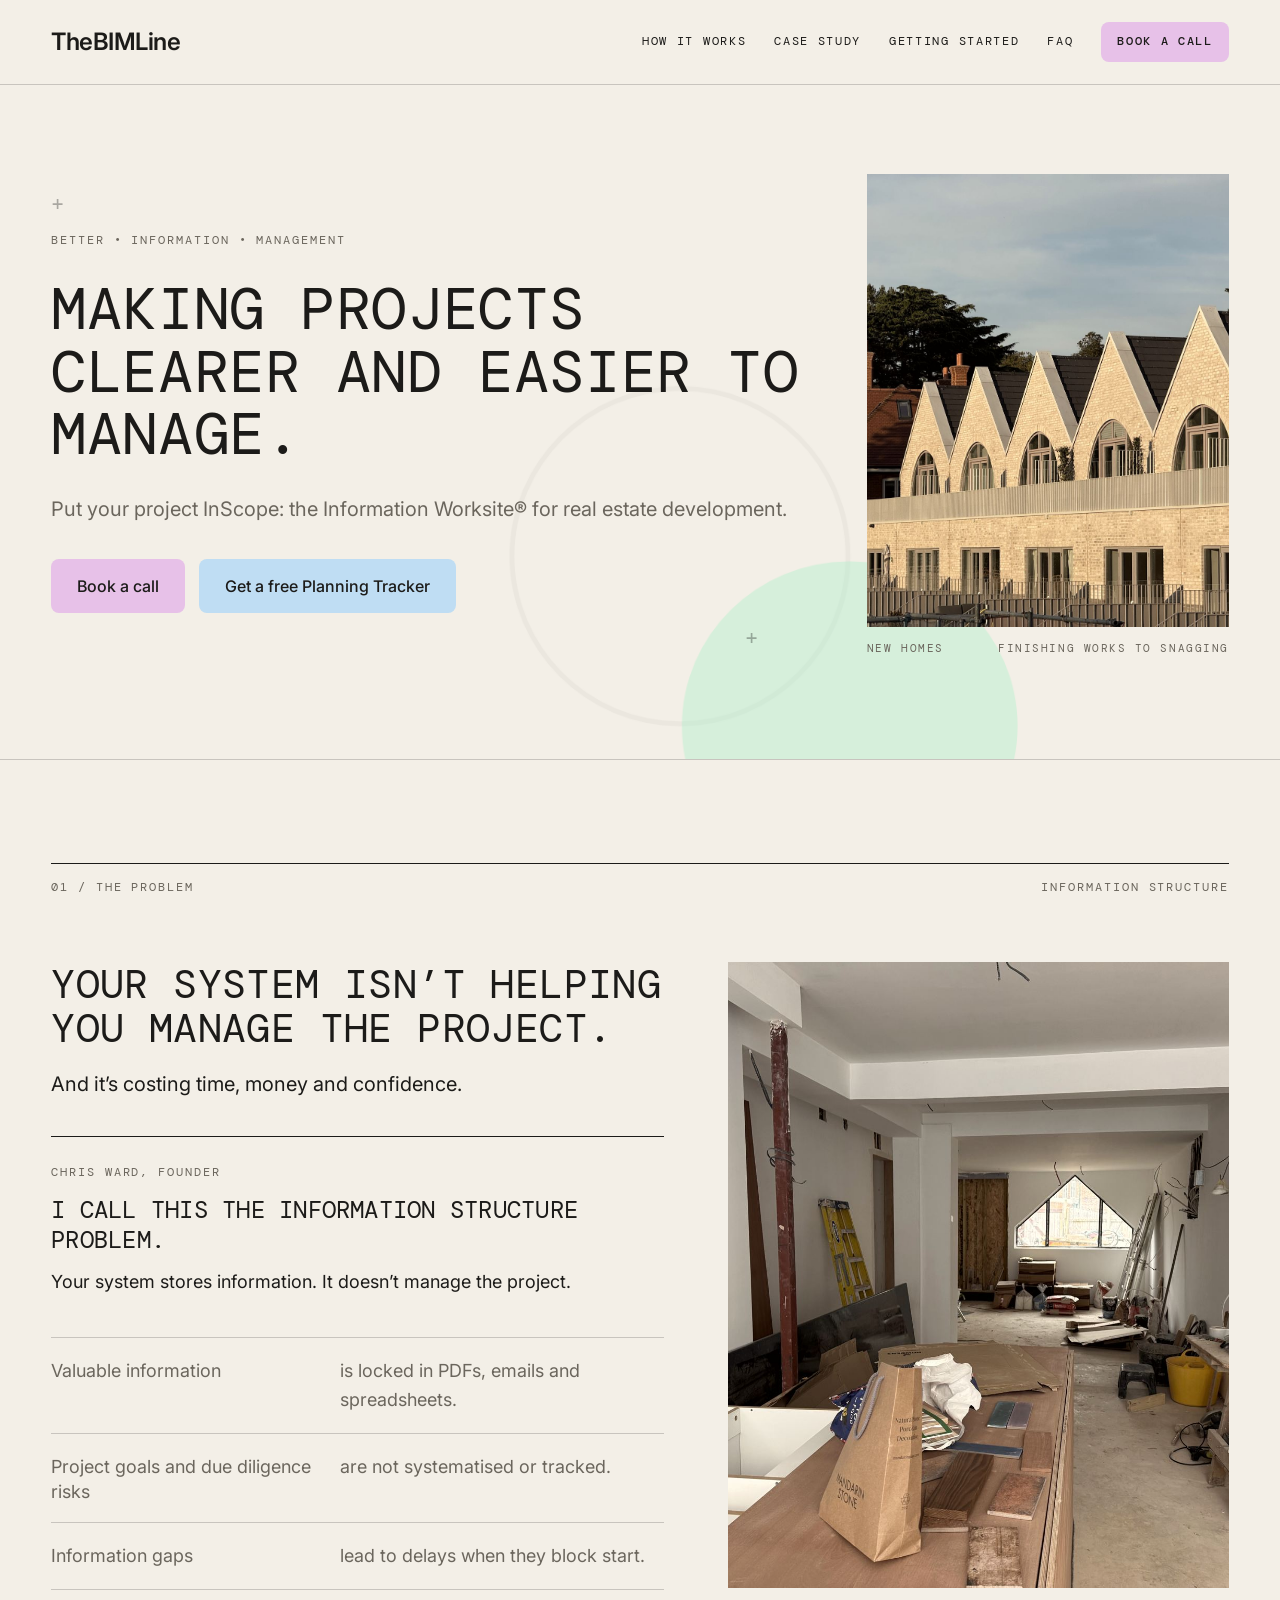
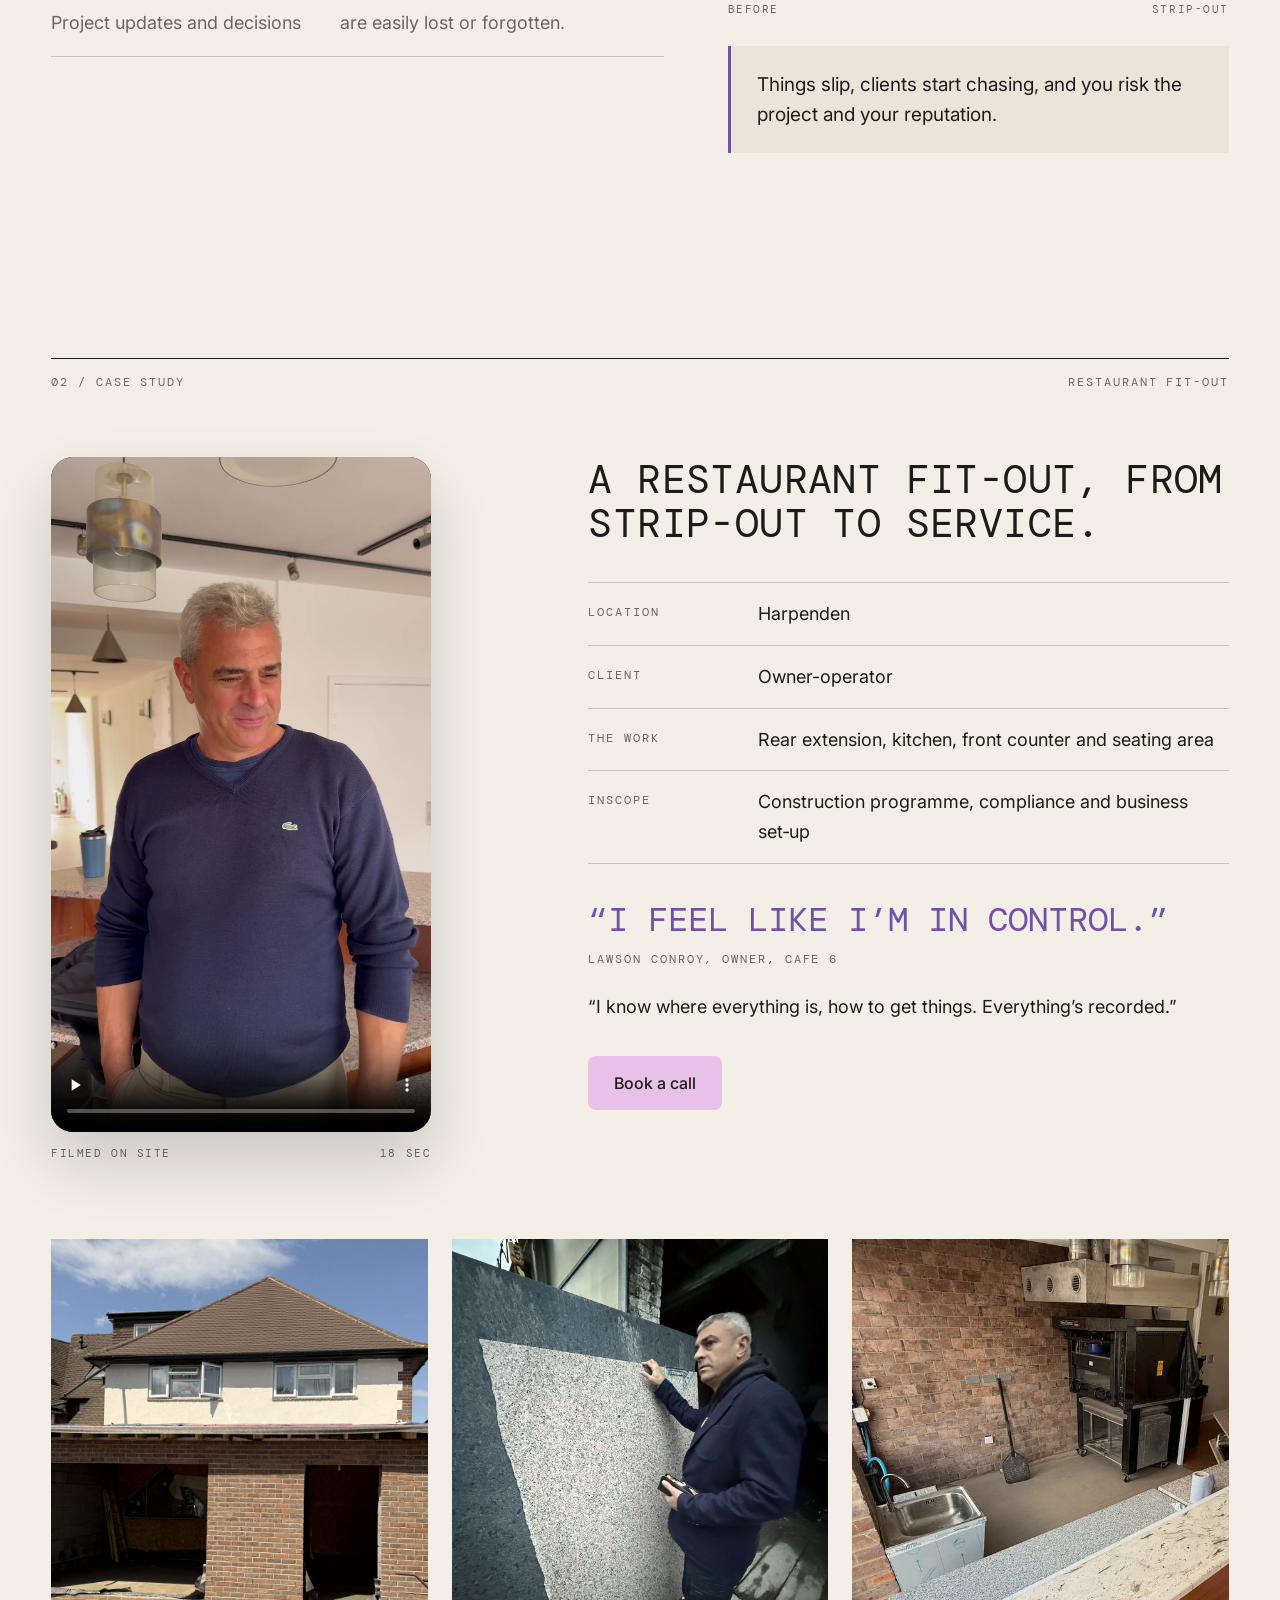
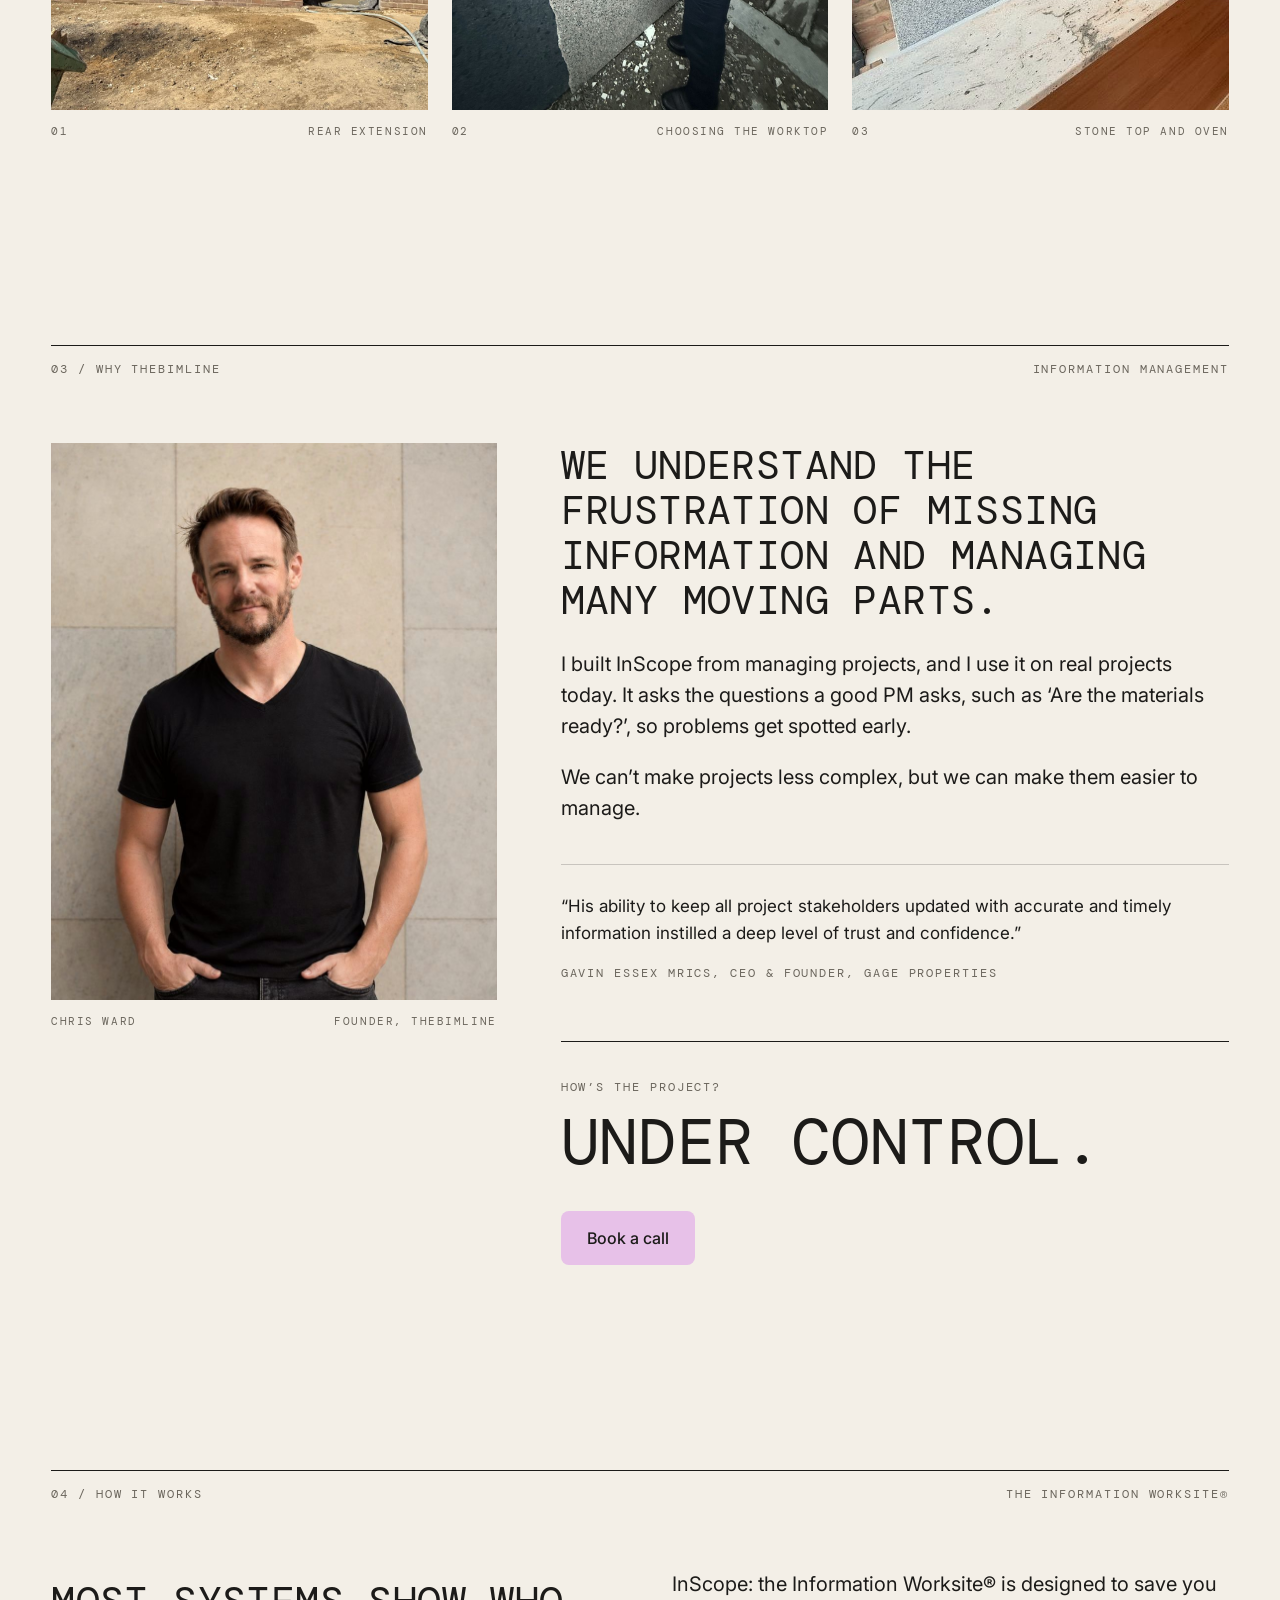
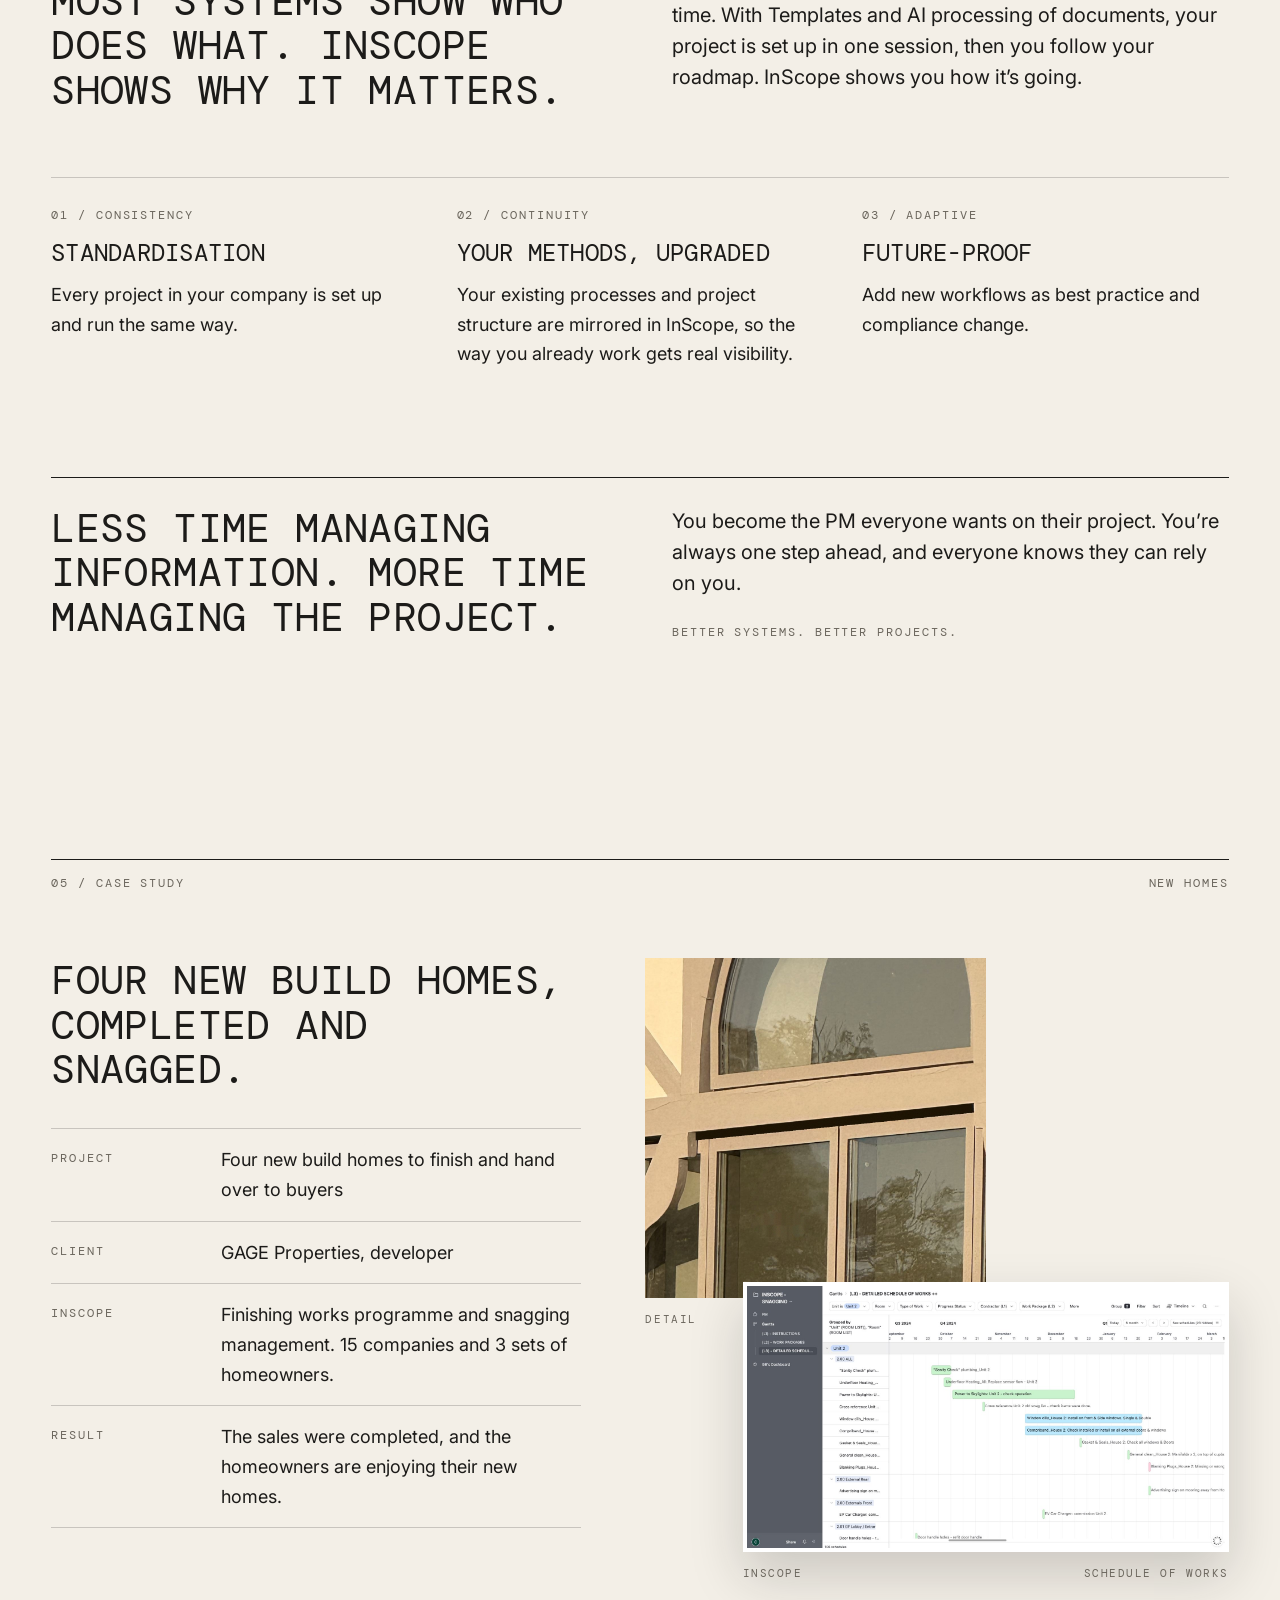
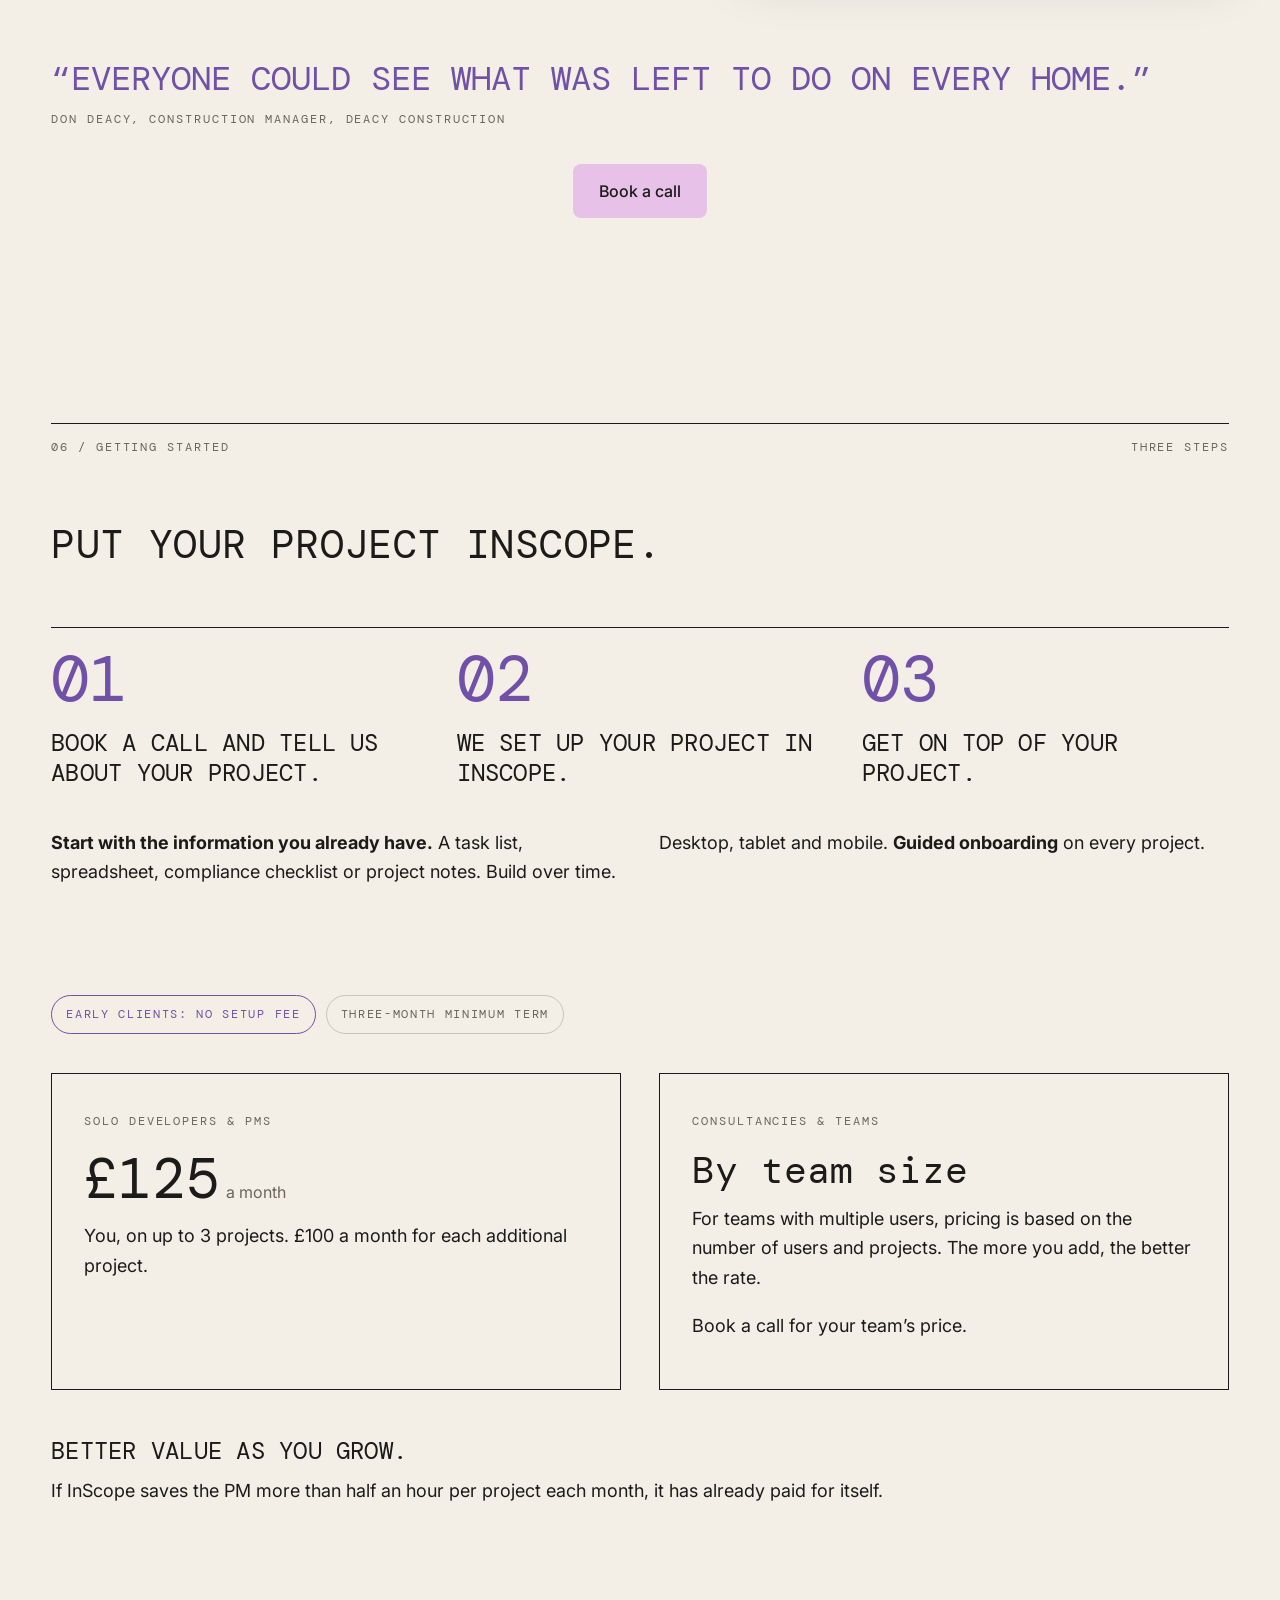
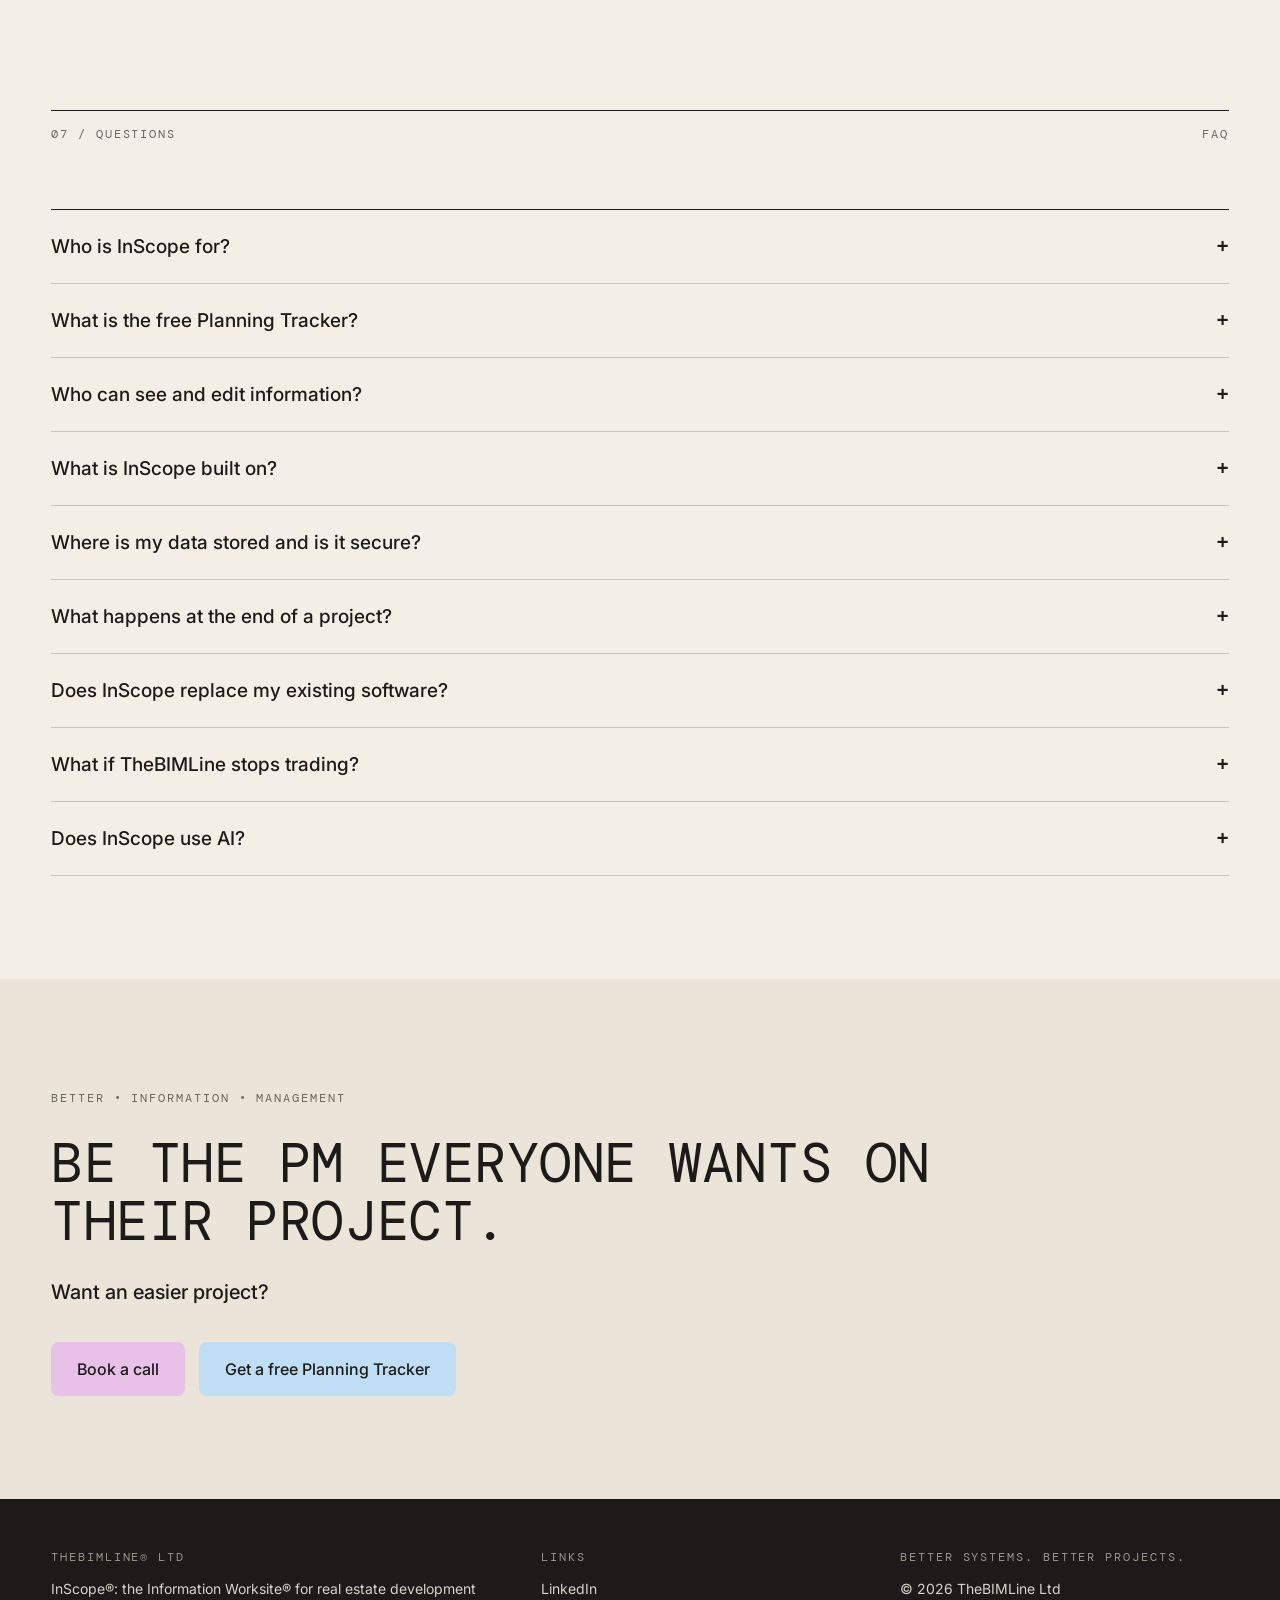
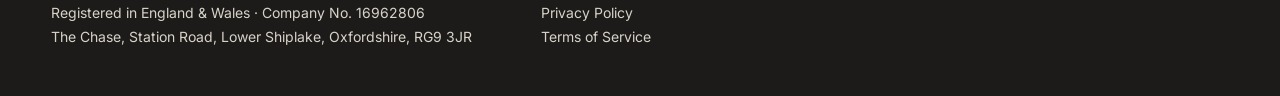
<file: index.html>
<!DOCTYPE html>
<html lang="en-GB">
<head>
<meta charset="UTF-8">
<meta name="viewport" content="width=device-width, initial-scale=1.0">
<title>TheBIMLine | InScope®: project management platform for real estate development</title>
<meta name="description" content="Your system isn't helping you manage the project. InScope®: project management platform for real estate development. Book a call or get your free Planning Tracker.">
<link rel="preconnect" href="https://fonts.googleapis.com">
<link rel="preconnect" href="https://fonts.gstatic.com" crossorigin>
<link href="https://fonts.googleapis.com/css2?family=DM+Mono:wght@300;400;500&family=Inter:wght@400;500;600&display=swap" rel="stylesheet">
<!--FONTS-->
<style>
:root{
  --paper:#F3EFE7; --paper-2:#EAE4D9; --ink:#1C1B19; --muted:#6B665D;
  --rule:rgba(28,27,25,.2); --accent:#7151a8;
  --pink:#E7C1E8; --blue:#BFDDF3;
  --mono:"DM Mono", ui-monospace, monospace;
  --sans:"Inter", Arial, sans-serif;
  --gutter:clamp(16px, 4vw, 56px);
}
*{box-sizing:border-box}
html{-webkit-text-size-adjust:100%}
body{margin:0;background:var(--paper);color:var(--ink);font-family:var(--sans);font-size:18px;line-height:1.65}
img,video{display:block;max-width:100%}
a{color:inherit}

/* type: two fonts, five sizes */
.label{font-family:var(--mono);font-size:12px;letter-spacing:.16em;text-transform:uppercase;color:var(--muted)}
.h1,.h2,.h3{font-family:var(--mono);font-weight:400;text-transform:uppercase;letter-spacing:.01em;margin:0}
.h1{font-size:clamp(30px,4.2vw,54px);line-height:1.08}
.h2{font-size:clamp(26px,3.2vw,40px);line-height:1.12}
.h3{font-size:clamp(20px,2vw,24px);line-height:1.25}
p{margin:0 0 1em}
.lead{font-size:20px;line-height:1.55}
.muted{color:var(--muted)}

/* header */
.site-header{display:flex;align-items:center;justify-content:space-between;padding:22px var(--gutter);border-bottom:1px solid var(--rule)}
.logo{font-family:var(--sans);font-weight:600;font-size:24px;letter-spacing:-.02em;text-decoration:none}
.nav{display:flex;gap:28px;align-items:center}
.nav a{font-family:var(--mono);font-size:12px;letter-spacing:.14em;text-transform:uppercase;text-decoration:none}
.nav a.btn{padding:10px 16px}

/* buttons: V1 colours */
.btn{display:inline-block;padding:14px 26px;border-radius:8px;text-decoration:none;font-family:var(--sans);font-size:16px;font-weight:500;color:var(--ink);background:var(--pink)}
.btn.blue{background:var(--blue)}
.ctas{display:flex;gap:14px;flex-wrap:wrap;margin-top:34px}

/* layout */
.wrap{max-width:1320px;margin:0 auto;padding:0 var(--gutter)}
section{padding:clamp(56px,8vw,110px) 0}
.section-head{display:flex;justify-content:space-between;align-items:baseline;border-top:1px solid var(--ink);padding-top:14px;margin-bottom:clamp(36px,5vw,64px)}
figure{margin:0}
figcaption{font-family:var(--mono);font-size:11px;letter-spacing:.14em;text-transform:uppercase;color:var(--muted);margin-top:12px;display:flex;justify-content:space-between;gap:16px}
.photo{width:100%;height:100%;object-fit:cover}

/* hero: text left, photo right, circles bottom left */
.hero{position:relative;overflow:hidden;padding:clamp(48px,7vw,96px) 0 clamp(56px,8vw,110px);border-bottom:1px solid var(--rule)}
.hero::before{content:"";position:absolute;right:max(0px,calc((100vw - 1320px)/2 + 260px));bottom:-150px;width:560px;height:560px;background:url("img/tbl-symbol-large_3.png") left bottom/contain no-repeat;opacity:.6;mix-blend-mode:multiply;pointer-events:none}
.hero-grid{position:relative;display:grid;grid-template-columns:minmax(0,1.35fr) minmax(0,.65fr);gap:clamp(32px,5vw,72px);align-items:end}
.hero-copy{position:relative;padding:44px 0 44px}
.hero-copy::before,.hero-copy::after{content:"+";position:absolute;font-family:var(--mono);font-size:22px;color:rgba(0,0,0,.3)}
.hero-copy::before{top:0;left:0}
.hero-copy::after{bottom:0;right:6%}
.hero .label{margin-bottom:28px;display:block}
.hero .h1{font-size:clamp(30px,4.6vw,64px);line-height:1.06;margin-bottom:28px}
.hero-photo{position:relative;z-index:1;margin:0;max-width:420px;justify-self:end;width:100%}
.hero-photo img{width:100%;aspect-ratio:4/5;object-fit:cover}

/* problem */
.problem-grid{display:grid;grid-template-columns:minmax(0,1.1fr) minmax(0,.9fr);gap:clamp(32px,5vw,80px);align-items:start}
.problem .h2{margin-bottom:18px}
.spec{border-top:1px solid var(--rule);margin:36px 0 30px}
.spec-row{display:grid;grid-template-columns:150px minmax(0,1fr);gap:20px;padding:16px 0;border-bottom:1px solid var(--rule)}
.spec-row dt{font-family:var(--mono);font-size:12px;letter-spacing:.16em;text-transform:uppercase;color:var(--muted);padding-top:4px}
.spec-row dd{margin:0}
.named{margin-top:36px;padding:26px 0 4px;border-top:1px solid var(--ink)}
.named .h3{margin-bottom:12px}
.named p:last-child{margin:0}
.problem-photo{position:static}
.stakes{margin:28px 0 0;padding:24px 26px;background:var(--paper-2);border-left:3px solid var(--accent);font-size:19px;line-height:1.55;font-weight:400;color:var(--ink)}
.problem-photo img{aspect-ratio:4/5;object-fit:cover;width:100%}

.symptoms{margin:36px 0 30px;border-top:1px solid var(--rule)}
.sym-row{display:grid;grid-template-columns:minmax(0,.9fr) minmax(0,1.1fr);gap:24px;padding:18px 0;border-bottom:1px solid var(--rule);align-items:baseline}
.sym-row strong{font-weight:400;line-height:1.4;color:var(--muted)}
.sym-row span{color:var(--muted)}
@media (max-width:600px){.sym-row{grid-template-columns:1fr;gap:4px}}

/* case study */
.case-grid{display:grid;grid-template-columns:minmax(0,.85fr) minmax(0,1.15fr);gap:clamp(32px,5vw,80px);align-items:start}
.video-frame{position:relative;max-width:380px;aspect-ratio:9/16;background:#111;border-radius:22px;overflow:hidden;box-shadow:0 30px 60px rgba(28,27,25,.18)}
.video-frame video{width:100%;height:100%;object-fit:cover}
.case .h2{margin-bottom:22px}
.quote{font-family:var(--mono);text-transform:uppercase;font-size:clamp(24px,2.8vw,34px);line-height:1.2;margin:36px 0 10px;color:var(--accent)}
.quote-cite{font-family:var(--mono);font-size:12px;letter-spacing:.16em;text-transform:uppercase;color:var(--muted)}
.mini-quote{margin-top:22px;font-size:18px}
.strip{display:grid;grid-template-columns:repeat(3,minmax(0,1fr));gap:clamp(12px,2vw,24px);margin-top:clamp(48px,6vw,80px)}
.strip img{aspect-ratio:4/5;object-fit:cover;width:100%}

.flag{display:inline-block;font-family:var(--sans);font-size:11px;font-weight:600;letter-spacing:0;text-transform:none;padding:1px 7px;border-radius:4px;background:#FDEBDD;color:#8A3D12;vertical-align:middle;margin-left:6px}
.next{border-top:1px solid var(--ink);padding:26px 0 70px;text-align:center}


/* guide */
.guide-grid{display:grid;grid-template-columns:minmax(0,.8fr) minmax(0,1.2fr);gap:clamp(32px,5vw,80px);align-items:start}
.guide-photo img{width:100%;aspect-ratio:4/5;object-fit:cover;object-position:50% 18%}
.guide .h2{margin-bottom:26px}
.quotes{display:grid;grid-template-columns:1fr;gap:clamp(20px,3vw,40px);margin:40px 0;padding-top:28px;border-top:1px solid var(--rule)}
.quotes blockquote{margin:0}
.quotes p{font-size:17px;line-height:1.6}
.quotes .quote-cite{font-size:12px;line-height:1.6}
.turn{margin-top:46px;padding:36px 0 0;border-top:1px solid var(--ink)}
.turn .label{display:block;margin-bottom:10px}
.turn .h1{font-size:clamp(34px,5vw,64px)}

/* how it works */
.how-intro{display:grid;grid-template-columns:minmax(0,1fr) minmax(0,1fr);gap:clamp(32px,5vw,80px);align-items:end;margin-bottom:clamp(40px,5vw,64px)}
.cols3{display:grid;grid-template-columns:repeat(3,minmax(0,1fr));gap:clamp(20px,3vw,40px);border-top:1px solid var(--rule);padding-top:28px}
.cols3 .label{display:block;margin-bottom:12px}
.cols3 .h3{margin-bottom:12px}
.print{margin:clamp(48px,6vw,80px) 0 0;padding:14px;background:#fff;box-shadow:0 24px 50px rgba(28,27,25,.12)}
.print img{width:100%}
.future{display:grid;grid-template-columns:minmax(0,1fr) minmax(0,1fr);gap:clamp(32px,5vw,80px);margin-top:clamp(56px,7vw,96px);padding-top:28px;border-top:1px solid var(--ink)}

/* case 2 */
.case2-grid{display:grid;grid-template-columns:minmax(0,1fr) minmax(0,1.1fr);gap:clamp(32px,5vw,80px);align-items:start}
.case2-photos{display:grid;grid-template-columns:repeat(12,minmax(0,1fr));grid-template-rows:auto clamp(70px,7vw,110px) auto}
.case2-photos img{width:100%;object-fit:cover;display:block}
.case2-photos .fig-a{grid-column:1/8;grid-row:1/3}
.case2-photos .fig-b{grid-column:3/13;grid-row:2/4;position:relative;z-index:1;align-self:start;margin-top:clamp(20px,3.4vw,52px)}
.case2-quote{margin-top:clamp(48px,6vw,88px)}
.case2-quote .quote{margin-top:0}
.case2-photos .tall{aspect-ratio:1/1}
.case2-photos .shot{background:#fff;padding:4px;box-shadow:0 24px 50px rgba(28,27,25,.18)}

/* plan + pricing */
.steps{list-style:none;margin:0;padding:0;display:grid;grid-template-columns:repeat(3,minmax(0,1fr));gap:clamp(20px,3vw,40px);border-top:1px solid var(--ink)}
.steps li{padding-top:20px}
.steps .num{font-family:var(--mono);font-size:clamp(40px,5vw,64px);line-height:1;display:block;margin-bottom:16px;color:var(--accent)}
.plan-notes{display:grid;grid-template-columns:1fr 1fr;gap:clamp(20px,3vw,40px);margin-top:40px}
.pricing{display:grid;grid-template-columns:1fr 1fr;gap:clamp(20px,3vw,40px);margin-top:clamp(56px,7vw,90px)}
.price-card{border:1px solid var(--ink);padding:30px 32px}
.price-card .price{font-family:var(--mono);font-size:clamp(40px,4.5vw,56px);line-height:1;margin:18px 0 14px}
.price-card .price small{font-family:var(--sans);font-size:16px;color:var(--muted);margin-left:6px}
.offer{grid-column:1/-1;margin:0;display:flex;flex-wrap:wrap;gap:10px}
.offer span{font-family:var(--mono);font-size:12px;letter-spacing:.14em;text-transform:uppercase;padding:9px 14px;border:1px solid var(--accent);color:var(--accent);border-radius:999px}
.offer span+span{border-color:var(--rule);color:var(--muted)}
.price-note{grid-column:1/-1;margin:0;padding-top:8px}
.price-note .h3{margin:0 0 10px}
.price-note p{margin:0}

/* faq */
.faq-list{border-top:1px solid var(--ink)}
.faq-item{border-bottom:1px solid var(--rule)}
.faq-question{width:100%;display:flex;justify-content:space-between;gap:20px;align-items:center;background:none;border:0;padding:22px 0;text-align:left;cursor:pointer;font-family:var(--sans);font-size:19px;font-weight:500;color:var(--ink)}
.faq-icon{font-family:var(--mono);font-size:22px}
.faq-answer{display:none;padding:0 0 18px;max-width:820px}
.faq-item.active .faq-answer{display:block}
.faq-answer p{color:var(--muted)}

/* closing */
.closing{text-align:left;background:var(--paper-2)}
.closing .h1{max-width:1000px;margin-bottom:26px}
.closing .lead{font-weight:500}
.footer{background:var(--ink);color:#d8d3c9;padding:48px 0;font-size:14px;line-height:1.7}
.footer-grid{display:grid;grid-template-columns:1.4fr 1fr 1fr;gap:30px}
.footer .label{color:#9b958a;display:block;margin-bottom:10px}
.footer a{display:block;text-decoration:none}

/* contact modal */
.contact-modal{position:fixed;inset:0;background:rgba(28,27,25,.55);display:none;align-items:center;justify-content:center;z-index:50;padding:16px}
.contact-modal.active{display:flex}
.contact-box{position:relative;background:var(--paper);max-width:520px;width:100%;padding:36px}
.contact-box h2{font-family:var(--mono);font-weight:400;text-transform:uppercase;font-size:26px;margin:0 0 20px}
.contact-form{display:grid;gap:12px}
.contact-small{font-size:15px;color:var(--muted);margin-top:22px}
.contact-form .contact-check{display:flex;align-items:center;gap:8px;font-family:inherit;font-size:15px;color:var(--muted);letter-spacing:normal;text-transform:none;margin:6px 0 0}
.contact-form .contact-check input{flex:0 0 auto;width:auto;margin:0;padding:0}
.contact-form input,.contact-form textarea{font:inherit;font-size:16px;padding:12px 14px;border:1px solid var(--rule);background:#fff}
.submit-btn{font:inherit;border:0;border-radius:8px;padding:14px;background:var(--pink);cursor:pointer}
.close-modal{position:absolute;top:10px;right:14px;border:0;background:none;font-size:28px;cursor:pointer}
.contact-note{font-size:14px;color:var(--muted);margin:14px 0 0}

@media (max-width:900px){
  .guide-grid,.how-intro,.future,.case2-grid,.plan-notes,.pricing,.quotes,.footer-grid{grid-template-columns:1fr}
  .cols3,.steps{grid-template-columns:1fr}
  .case2-photos{grid-template-rows:auto 60px auto}
  .guide-photo img{aspect-ratio:1/1}
}

@media (max-width:900px){
  .nav a:not(.btn){display:none}
  .hero-grid,.problem-grid,.case-grid{grid-template-columns:1fr}
  .problem-photo{position:static}
  .problem-photo img{aspect-ratio:4/3}
  .video-frame{margin:0 auto;max-width:320px}
  .spec-row{grid-template-columns:1fr;gap:4px}
  .strip{grid-template-columns:1fr 1fr}
  .strip figure:nth-child(2){display:none}
  .hero::before{width:280px;height:280px;opacity:.45}
  .hero-photo img{aspect-ratio:4/3}
  .hero-copy::after{right:0}
}
</style>
<!-- Website analytics (Plausible). At launch, paste the script URL from Plausible's install snippet into PLAUSIBLE_SRC.
     Visitors who opt out (Privacy Notice, section 11) never load it. -->
<script>
(function(){
  var PLAUSIBLE_SRC = 'https://plausible.io/js/pa-am8eHyTNMvPAZF0UloEwz.js';
  function optedOut(){ try { return localStorage.getItem('plausible_ignore') === 'true'; } catch (e) { return false; } }
  window.plausible = window.plausible || function(){ (plausible.q = plausible.q || []).push(arguments); };
  plausible.init = plausible.init || function(i){ plausible.o = i || {}; };
  window.tblOptedOut = optedOut;
  window.tblTrack = function(name){ if (!optedOut()) { try { plausible(name); } catch (e) {} } };
  if (!PLAUSIBLE_SRC || optedOut()) return;
  var s = document.createElement('script'); s.async = true; s.src = PLAUSIBLE_SRC;
  document.head.appendChild(s);
  plausible.init();
})();
</script>
</head>
<body>

<header class="site-header">
  <a class="logo" href="#">TheBIMLine</a>
  <nav class="nav">
    <a data-track="Home Nav How It Works" href="#how">How it works</a>
    <a data-track="Home Nav Case Study" href="#case">Case study</a>
    <a data-track="Home Nav Getting Started" href="#start">Getting started</a>
    <a data-track="Home Nav FAQ" href="#faq">FAQ</a>
    <a class="btn js-book" data-track="Book Call Open" href="#">Book a call</a>
  </nav>
</header>

<!-- HERO -->
<section class="hero">
  <div class="wrap hero-grid">
    <div class="hero-copy">
      <span class="label">Better • Information • Management</span>
      <h1 class="h1">Making projects clearer and easier to manage.</h1>
      <p class="lead muted">Put your project InScope: the Information Worksite® for real estate development.</p>
      <div class="ctas">
        <a class="btn js-book" data-track="Book Call Open" href="#">Book a call</a>
        <a class="btn blue" data-track="Home CTA Tracker Hero" href="planning-tracker.html">Get a free Planning Tracker</a>
      </div>
    </div>
    <figure class="hero-photo">
      <img class="photo" src="img/hero_houses.jpg" alt="A terrace of new gabled homes in evening light" fetchpriority="high">
      <figcaption><span>New homes</span><span>Finishing works to snagging</span></figcaption>
    </figure>
  </div>
</section>

<!-- 01 PROBLEM -->
<section class="problem">
  <div class="wrap">
    <div class="section-head"><span class="label">01 / The problem</span><span class="label">Information structure</span></div>
    <div class="problem-grid">
      <div>
        <h2 class="h2">Your system isn’t helping you manage the project.</h2>
        <p class="lead">And it’s costing time, money and confidence.</p>

        <div class="named">
          <p class="label">Chris Ward, founder</p>
          <h3 class="h3">I call this the information structure problem.</h3>
          <p>Your system stores information. It doesn’t manage the project.</p>
        </div>

        <div class="symptoms">
          <div class="sym-row"><strong>Valuable information</strong><span>is locked in PDFs, emails and spreadsheets.</span></div>
          <div class="sym-row"><strong>Project goals and due diligence risks</strong><span>are not systematised or tracked.</span></div>
          <div class="sym-row"><strong>Information gaps</strong><span>lead to delays when they block start.</span></div>
          <div class="sym-row"><strong>Project updates and decisions</strong><span>are easily lost or forgotten.</span></div>
        </div>

      </div>
      <figure class="problem-photo">
        <img src="img/problem_stripout.jpg" alt="A restaurant mid strip-out, with materials and tools across the floor" loading="lazy" decoding="async">
        <figcaption><span>Before</span><span>Strip-out</span></figcaption>
        <p class="stakes">Things slip, clients start chasing, and you risk the project and your reputation.</p>
      </figure>
    </div>
  </div>
</section>

<!-- 02 CASE STUDY -->
<section class="case" id="case">
  <div class="wrap">
    <div class="section-head"><span class="label">02 / Case study</span><span class="label">Restaurant fit-out</span></div>
    <div class="case-grid">
      <div>
        <div class="video-frame">
          <video controls playsinline preload="none" poster="img/Lawson_poster.jpg">
            <source src="img/Lawson_InScope_web_18s.mp4" type="video/mp4">
          </video>
        </div>
        <figcaption style="max-width:380px"><span>Filmed on site</span><span>18 sec</span></figcaption>
      </div>
      <div>
        <h2 class="h2">A restaurant fit-out, from strip-out to service.</h2>
        <dl class="spec">
          <div class="spec-row"><dt>Location</dt><dd>Harpenden</dd></div>
          <div class="spec-row"><dt>Client</dt><dd>Owner-operator</dd></div>
          <div class="spec-row"><dt>The work</dt><dd>Rear extension, kitchen, front counter and seating area</dd></div>
          <div class="spec-row"><dt>InScope</dt><dd>Construction programme, compliance and business set&#8209;up</dd></div>
        </dl>
        <p class="quote">“I feel like I’m in control.”</p>
        <p class="quote-cite">Lawson Conroy, owner, Cafe 6</p>
        <p class="mini-quote">“I know where everything is, how to get things. Everything’s recorded.”</p>
        <div class="ctas"><a class="btn js-book" data-track="Book Call Open" href="#">Book a call</a></div>
      </div>
    </div>

    <div class="strip">
      <figure><img src="img/extension.jpg" alt="The rear extension under construction" loading="lazy" decoding="async"><figcaption><span>01</span><span>Rear extension</span></figcaption></figure>
      <figure><img src="img/stone_yard.jpg" alt="Checking a granite slab at the stone yard" loading="lazy" decoding="async"><figcaption><span>02</span><span>Choosing the worktop</span></figcaption></figure>
      <figure><img src="img/counter_stone.jpg" alt="The stone counter top with the pizza oven behind" loading="lazy" decoding="async"><figcaption><span>03</span><span>Stone top and oven</span></figcaption></figure>
    </div>
  </div>
</section>


<!-- 03 GUIDE -->
<section class="guide" id="about">
  <div class="wrap">
    <div class="section-head"><span class="label">03 / Why TheBIMLine</span><span class="label">Information management</span></div>
    <div class="guide-grid">
      <figure class="guide-photo"><img src="img/chris.jpg" alt="Chris Ward, founder of TheBIMLine" loading="lazy" decoding="async"><figcaption><span>Chris Ward</span><span>Founder, TheBIMLine</span></figcaption></figure>
      <div>
        <h2 class="h2">We understand the frustration of missing information and managing many moving parts.</h2>
        <p class="lead">I built InScope from managing projects, and I use it on real projects today. It asks the questions a good PM asks, such as ‘Are the materials ready?’, so problems get spotted early.</p>
        <p class="lead" style="margin-top:4px">We can’t make projects less complex, but we can make them easier to manage.</p>
        <div class="quotes">
          <blockquote><p>“His ability to keep all project stakeholders updated with accurate and timely information instilled a deep level of trust and confidence.”</p><p class="quote-cite">Gavin Essex MRICS, CEO &amp; Founder, GAGE Properties</p></blockquote>
        </div>
        <div class="turn">
          <span class="label">How’s the project?</span>
          <p class="h1">Under control.</p>
          <div class="ctas"><a class="btn js-book" data-track="Book Call Open" href="#">Book a call</a></div>
        </div>
      </div>
    </div>
  </div>
</section>

<!-- 04 HOW IT WORKS -->
<section class="how" id="how">
  <div class="wrap">
    <div class="section-head"><span class="label">04 / How it works</span><span class="label">The Information Worksite®</span></div>
    <div class="how-intro">
      <h2 class="h2">Most systems show who does what. InScope shows why it matters.</h2>
      <p class="lead">InScope: the Information Worksite® is designed to save you time. With Templates and AI processing of documents, your project is set up in one session, then you follow your roadmap. InScope shows you how it’s going.</p>
    </div>
    <div class="cols3">
      <div><span class="label">01 / Consistency</span><h3 class="h3">Standardisation</h3><p>Every project in your company is set up and run the same way.</p></div>
      <div><span class="label">02 / Continuity</span><h3 class="h3">Your methods, upgraded</h3><p>Your existing processes and project structure are mirrored in InScope, so the way you already work gets real visibility.</p></div>
      <div><span class="label">03 / Adaptive</span><h3 class="h3">Future-proof</h3><p>Add new workflows as best practice and compliance change.</p></div>
    </div>
    <div class="future">
      <p class="h2">Less time managing information. More time managing the project.</p>
      <div>
        <p class="lead">You become the PM everyone wants on their project. You’re always one step ahead, and everyone knows they can rely on you.</p>
        <p class="label" style="margin-top:24px">Better systems. Better projects.</p>
      </div>
    </div>
  </div>
</section>

<!-- 05 CASE STUDY 2 -->
<section class="case2" id="case-2">
  <div class="wrap">
    <div class="section-head"><span class="label">05 / Case study</span><span class="label">New homes</span></div>
    <div class="case2-grid">
      <div>
        <h2 class="h2">Four new build homes, completed and snagged.</h2>
        <dl class="spec">
          <div class="spec-row"><dt>Project</dt><dd>Four new build homes to finish and hand over to buyers</dd></div>
          <div class="spec-row"><dt>Client</dt><dd>GAGE Properties, developer</dd></div>
          <div class="spec-row"><dt>InScope</dt><dd>Finishing works programme and snagging management. 15 companies and 3 sets of homeowners.</dd></div>
          <div class="spec-row"><dt>Result</dt><dd>The sales were completed, and the homeowners are enjoying their new homes.</dd></div>
        </dl>
      </div>
      <div class="case2-photos">
        <figure class="fig-a"><img class="tall" src="img/hero_window.jpg" alt="Arched window detail on one of the new homes" loading="lazy" decoding="async"><figcaption><span>Detail</span></figcaption></figure>
        <figure class="fig-b"><div class="shot"><img src="img/shot_programme.jpg" alt="InScope detailed schedule of works, timeline view" loading="lazy" decoding="async"></div><figcaption><span>InScope</span><span>Schedule of works</span></figcaption></figure>
      </div>
    </div>
    <div class="case2-quote">
      <p class="quote">“Everyone could see what was left to do on every home.”</p>
      <p class="quote-cite">Don Deacy, Construction Manager, Deacy Construction</p>
      <div class="ctas" style="justify-content:center"><a class="btn js-book" data-track="Book Call Open" href="#">Book a call</a></div>
    </div>
  </div>
</section>

<!-- 06 GETTING STARTED -->
<section class="plan" id="start">
  <div class="wrap">
    <div class="section-head"><span class="label">06 / Getting started</span><span class="label">Three steps</span></div>
    <h2 class="h2" style="margin-bottom:clamp(36px,5vw,60px)">Put your project InScope.</h2>
    <ol class="steps">
      <li><span class="num">01</span><p class="h3">Book a call and tell us about your project.</p></li>
      <li><span class="num">02</span><p class="h3">We set up your project in InScope.</p></li>
      <li><span class="num">03</span><p class="h3">Get on top of your project.</p></li>
    </ol>
    <div class="plan-notes">
      <p><strong>Start with the information you already have.</strong> A task list, spreadsheet, compliance checklist or project notes. Build over time.</p>
      <p>Desktop, tablet and mobile. <strong>Guided onboarding</strong> on every project.</p>
    </div>
    <div class="pricing">
      <p class="offer"><span>Early clients: no setup fee</span><span>Three-month minimum term</span></p>
      <div class="price-card"><span class="label">Solo developers &amp; PMs</span><p class="price">£125<small>a month</small></p><p>You, on up to 3 projects. £100 a month for each additional project.</p></div>
      <div class="price-card"><span class="label">Consultancies &amp; teams</span><p class="price" style="font-size:clamp(28px,3vw,40px)">By team size</p><p>For teams with multiple users, pricing is based on the number of users and projects. The more you add, the better the rate.</p><p>Book a call for your team’s price.</p></div>
      <div class="price-note"><h3 class="h3">Better value as you grow.</h3><p>If InScope saves the PM more than half an hour per project each month, it has already paid for itself.</p></div>
    </div>
  </div>
</section>

<!-- 07 FAQ -->
<section class="faq" id="faq">
  <div class="wrap">
    <div class="section-head"><span class="label">07 / Questions</span><span class="label">FAQ</span></div>
    <div class="faq-list">
            <div class="faq-item">
    <button class="faq-question" data-faq="FAQ Who Is It For">
        <span>Who is InScope for?</span>
        <span class="faq-icon">+</span>
    </button>
                <div class="faq-answer">
        <p>Developers and PMs, solo or in a consultancy. It works best when the wider team uses it too: consultants and contractors share the same picture of the project, so the more people on it, the more benefit it brings.</p>
        <p>It works on projects of any type and size: residential, commercial, hospitality and more.</p>
    </div>
            </div>
            <div class="faq-item">
                <button class="faq-question" data-faq="FAQ Planning Tracker">
                    <span>What is the free Planning Tracker?</span>
                    <span class="faq-icon">+</span>
                </button>
                <div class="faq-answer">
                    <p>A free, lite version of InScope’s Planning Tracker, built from your planning decision notice. See what every condition needs and who’s doing it. It’s a simple way to try working in InScope. It helps you spot problems early; it doesn’t do the chasing for you.</p>
                </div>
            </div>
       <div class="faq-item">
    <button class="faq-question">
        <span>Who can see and edit information?</span>
        <span class="faq-icon">+</span>
    </button>
    <div class="faq-answer">
        <p>
            Access and editing rights are configured for each project. Typically, internal project team members (e.g. project owners, PMs) have full visibility, while external users (e.g. contractors and consultants) see and edit information based on assignment and relevance.
        </p>
        <p>
            InScope records who created each record and when, and who last changed its status. See the Terms of Service for revision history.
        </p>
    </div>
</div>
                <div class="faq-item">
    <button class="faq-question">
        <span>What is InScope built on?</span>
        <span class="faq-icon">+</span>
    </button>
    <div class="faq-answer">
        <p>
            InScope is built on Airtable, a leading database and workflow platform.
        </p>
    </div>
</div>
            <div class="faq-item">
    <button class="faq-question" data-faq="FAQ Data Security">
        <span>Where is my data stored and is it secure?</span>
        <span class="faq-icon">+</span>
    </button>
    <div class="faq-answer">
        <p>
            Airtable is hosted on Amazon Web Services (AWS) in Europe, with customer data encrypted both in transit and at rest.
        </p>
        <p>
            Airtable maintains high enterprise-level security and privacy standards, including compliance with SOC 2 Type 2, ISO 27001 and ISO 27701 certifications.
        </p>
        <p>
            All project data remains the property of the user. See the Terms of Service for further details.
        </p>
    </div>
</div>
            <div class="faq-item">
                <button class="faq-question">
                    <span>What happens at the end of a project?</span>
                    <span class="faq-icon">+</span>
                </button>
                <div class="faq-answer">
                    <p>Clients receive a structured CSV export of their project information at project completion.</p>
                    <p>Following a short handover period, the project environment is closed.</p>
                </div>
            </div>
      <div class="faq-item">
    <button class="faq-question" data-faq="FAQ Replace Software">
        <span>Does InScope replace my existing software?</span>
        <span class="faq-icon">+</span>
    </button>
    <div class="faq-answer">
        <p>No. Property projects always run across several systems: drawings and reports are made in other programs, and letters, quotes and reports arrive by email from people not using InScope.</p>
        <p>InScope sits above them. It’s where the important information is brought together: the decisions, approvals, updates and key documents. Your team can keep using email and WhatsApp, but we recommend InScope becomes the official record and project memory of everything that matters.</p>
    </div>
</div>
            <div class="faq-item">
                <button class="faq-question" data-faq="FAQ Stops Trading">
                    <span>What if TheBIMLine stops trading?</span>
                    <span class="faq-icon">+</span>
                </button>
                <div class="faq-answer">
                    <p>Your project information is yours. InScope projects are run by TheBIMLine, with the data hosted by Airtable, so the service would end if we stopped trading. Before that happened, you would receive a structured export of your project information, as set out in the Terms of Service.</p>
                </div>
            </div>
          <div class="faq-item">
  <button class="faq-question" data-faq="FAQ AI">
    <span>Does InScope use AI?</span>
    <span class="faq-icon">+</span>
  </button>
  <div class="faq-answer">
    <p>Yes. InScope’s AI processing turns project documents into project records in minutes, saving you time. It handles planning decision notices, building control plan checks, drawing registers, specifications, RFIs and meeting minutes.</p>
    <p>You can also use Omni, Airtable’s AI assistant, inside InScope. It can answer questions about your project, help you plan, add tasks and update the project.</p>
  </div>
</div>
        </div>
  </div>
</section>

<!-- CLOSING -->
<section class="closing" id="contact">
  <div class="wrap">
    <span class="label">Better • Information • Management</span>
    <p class="h1" style="margin-top:24px">Be the PM everyone wants on their project.</p>
    <p class="lead">Want an easier project?</p>
    <div class="ctas"><a class="btn js-book" data-track="Book Call Open" href="#">Book a call</a><a class="btn blue" data-track="Home CTA Tracker Closing" href="planning-tracker.html">Get a free Planning Tracker</a></div>
  </div>
</section>

<footer class="footer">
  <div class="wrap footer-grid">
    <div><a href="index.html" aria-label="TheBIMLine home"><span class="label">TheBIMLine® Ltd</span></a>InScope®: the Information Worksite® for real estate development<br>Registered in England &amp; Wales · Company No. 16962806<br>The Chase, Station Road, Lower Shiplake, Oxfordshire, RG9 3JR</div>
    <div><span class="label">Links</span><a href="https://www.linkedin.com/company/thebimline" target="_blank" rel="noopener noreferrer">LinkedIn</a><a href="privacy.html">Privacy Policy</a><a href="terms.html">Terms of Service</a></div>
    <div><span class="label">Better systems. Better projects.</span>© 2026 TheBIMLine Ltd</div>
  </div>
</footer>

<div id="contactModal" class="contact-modal">

  <div class="contact-box">

    <button id="closeContact" class="close-modal">×</button>

    <h2>Book a call</h2>

    <form
  class="contact-form"
  action="https://formspree.io/f/xpqeaabe"
  method="POST">

      <input type="hidden" name="_subject" value="New InScope enquiry">
      <input type="hidden" name="utm_source" value="">
      <input type="hidden" name="utm_medium" value="">
      <input type="hidden" name="utm_campaign" value="">

      <input type="text" name="_gotcha" tabindex="-1" autocomplete="off" aria-hidden="true" style="display:none">


      <input type="text" name="name" placeholder="Name" required>

      <input type="email" name="email" placeholder="Email" required>

      <input type="text" name="project" placeholder="Company / Project">

      <textarea
        name="message"
        rows="5"
        placeholder="What’s your project, and what would you like to discuss?"
        required
      ></textarea>

      <p class="contact-small">We’ll also send you occasional emails about InScope. You can unsubscribe at any time.</p>
      <label class="contact-check"><input type="checkbox" name="no_emails" value="Yes"> I’d rather not get these emails.</label>
      <button type="submit" class="submit-btn">
        Let’s talk
      </button>

      <p class="form-status" role="status" aria-live="polite"></p>

    </form>

    <p class="contact-note">
      I’ll reply by email to arrange a time that suits you.
    </p>

  </div>

</div>


<script>
document.querySelectorAll('.js-book').forEach(function(b){b.addEventListener('click',function(e){e.preventDefault();document.getElementById('contactModal').classList.add('active');});});
var cm=document.getElementById('contactModal');
document.getElementById('closeContact').addEventListener('click',function(){cm.classList.remove('active');});
cm.addEventListener('click',function(e){if(e.target===cm)cm.classList.remove('active');});
document.querySelectorAll('.faq-question').forEach(function(btn){btn.addEventListener('click',function(){
  var item=btn.closest('.faq-item'),open=item.classList.contains('active');
  document.querySelectorAll('.faq-item').forEach(function(f){f.classList.remove('active');f.querySelector('.faq-icon').textContent='+';});
  if(!open){item.classList.add('active');item.querySelector('.faq-icon').textContent='−';}
});});
</script>

<script>
// Analytics: clicks on elements marked with data-track
document.addEventListener('click', function(e){
  var el = e.target && e.target.closest ? e.target.closest('[data-track]') : null;
  if (el) tblTrack(el.getAttribute('data-track'));
});
// Forms: submit in the background so a request is only counted when Formspree confirms it.
// Without JavaScript or fetch, the form still submits normally to Formspree.
// UTM tags: copy utm_source / utm_medium / utm_campaign from the page address into any hidden form fields with the same name.
// Nothing is stored in the browser.
(function(){
  if (!window.URLSearchParams) return;
  function fillUtm(){
    var p = new URLSearchParams(window.location.search);
    ['utm_source','utm_medium','utm_campaign'].forEach(function(k){
      var v = p.get(k);
      if (!v) return;
      document.querySelectorAll('input[name="' + k + '"]').forEach(function(i){ i.value = v.slice(0, 100); });
    });
  }
  if (document.readyState === 'loading') document.addEventListener('DOMContentLoaded', fillUtm);
  else fillUtm();
  document.addEventListener('submit', fillUtm, true);
})();
function tblAjaxForm(form, ev){
  if (!form) return;
  form.addEventListener('submit', function(e){
    var subject = form.querySelector('[name="_subject"]');
    var name = form.querySelector('[name="name"]').value.trim();
    subject.value = name ? 'New InScope enquiry: ' + name : subject.defaultValue;
    if (!window.fetch || !window.FormData) return;
    e.preventDefault();
    if (form.getAttribute('data-sending') === '1') return;
    form.setAttribute('data-sending', '1');
    if (ev.submit) tblTrack(ev.submit);
    var btn = form.querySelector('[type="submit"]');
    var label = btn ? btn.innerHTML : '';
    if (btn) { btn.disabled = true; btn.textContent = 'Sending\u2026'; }
    var status = form.querySelector('.form-status');
    if (status) status.textContent = '';
    function fail(){
      tblTrack(ev.error);
      form.removeAttribute('data-sending');
      if (btn) { btn.disabled = false; btn.innerHTML = label; }
      if (status) status.innerHTML = ev.errorHtml;
    }
    fetch(form.action, { method: 'POST', body: new FormData(form), headers: { 'Accept': 'application/json' } })
      .then(function(r){
        if (r.ok) {
          tblTrack(ev.sent);
          form.innerHTML = ev.successHtml;
          var modal = form.closest('#contactModal');
          var note = modal && modal.querySelector('.contact-note');
          if (note) note.hidden = true;
        }
        else { fail(); }
      })
      .catch(fail);
  });
}
tblAjaxForm(document.querySelector('#contactModal .contact-form'), {
  sent: 'Enquiry Sent',
  error: 'Enquiry Error',
  successHtml: '<p class="contact-intro"><strong>Thanks. I’ll be in touch to arrange a time.</strong></p>',
  errorHtml: "Sorry, that didn\u2019t send. Please try again, or email <a href=\"mailto:chris.ward@thebimline.com\">chris.ward@thebimline.com</a>."
});

// FAQ: count openings of selected questions (runs after the existing toggle)
document.querySelectorAll('[data-faq]').forEach(function(btn){
  btn.addEventListener('click', function(){
    var item = btn.closest('.faq-item');
    if (item && item.classList.contains('active')) tblTrack(btn.getAttribute('data-faq'));
  });
});
</script>

</body>
</html>
</file>
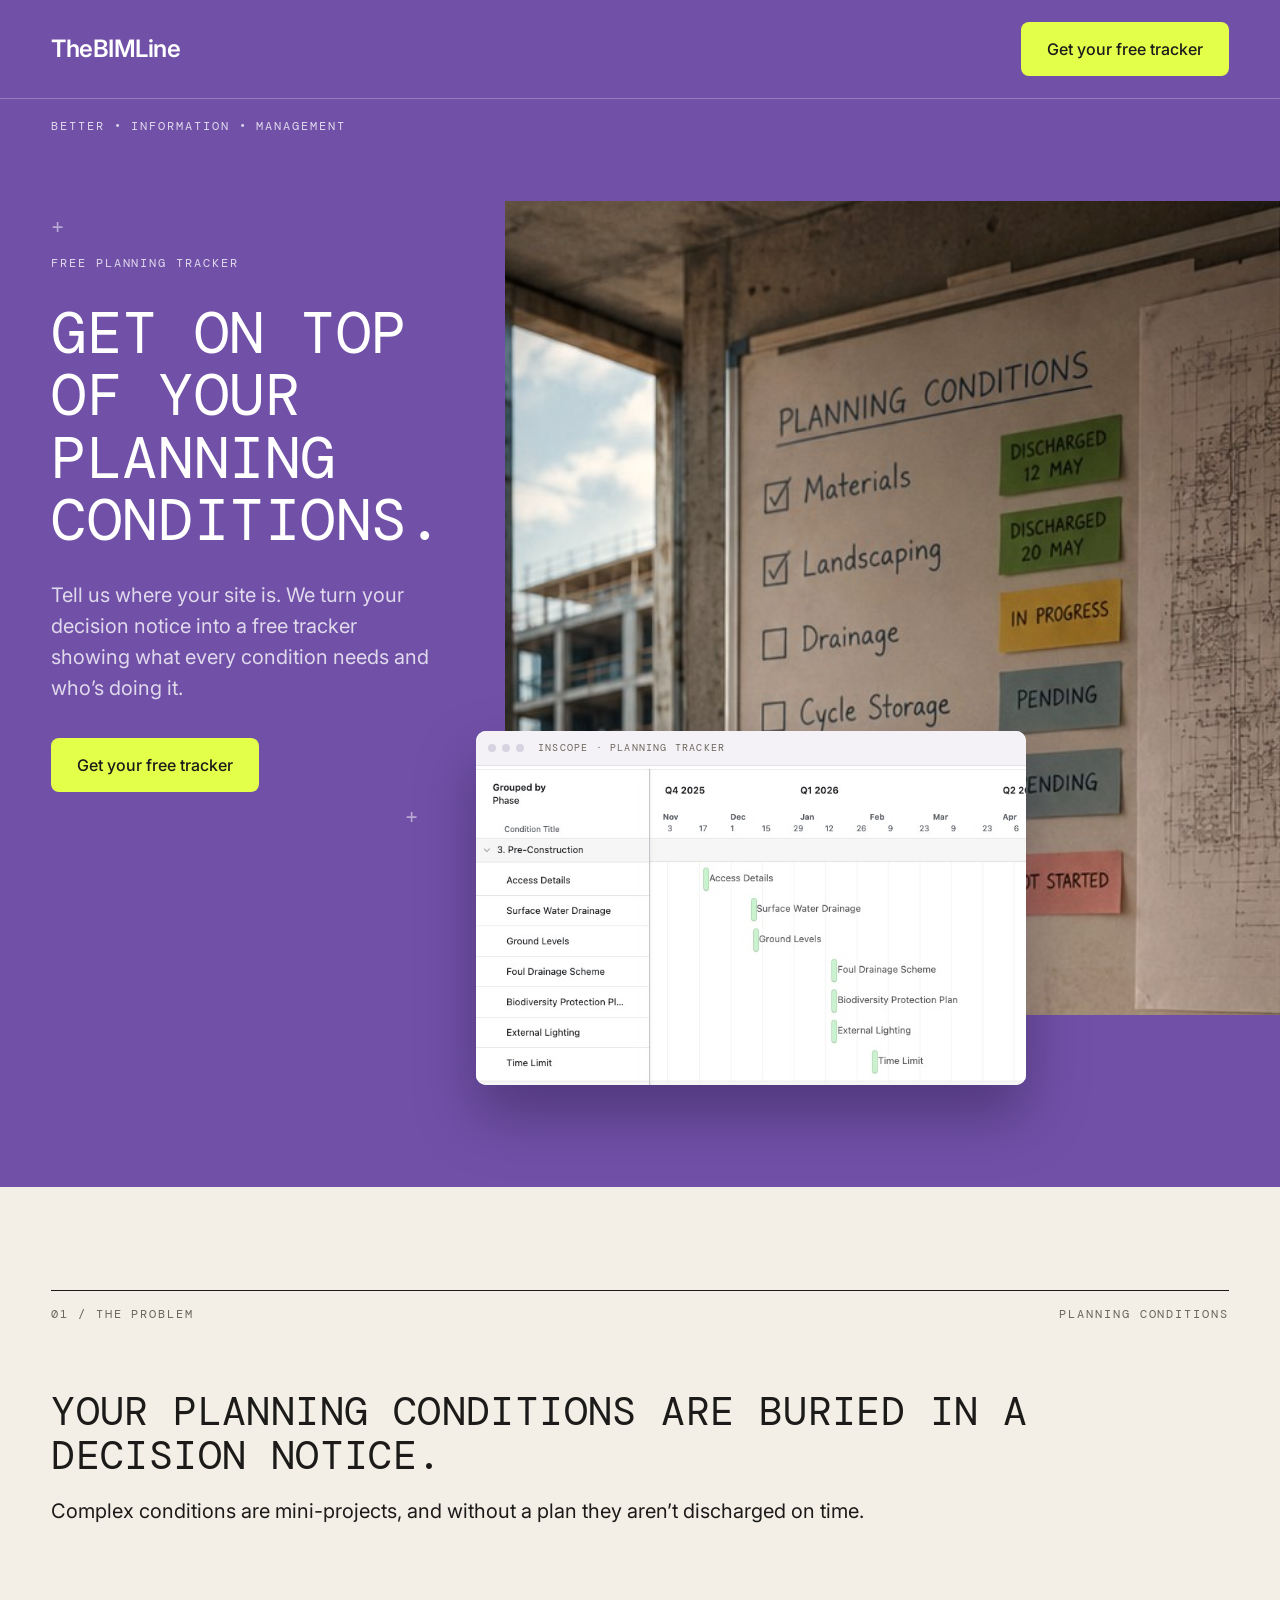
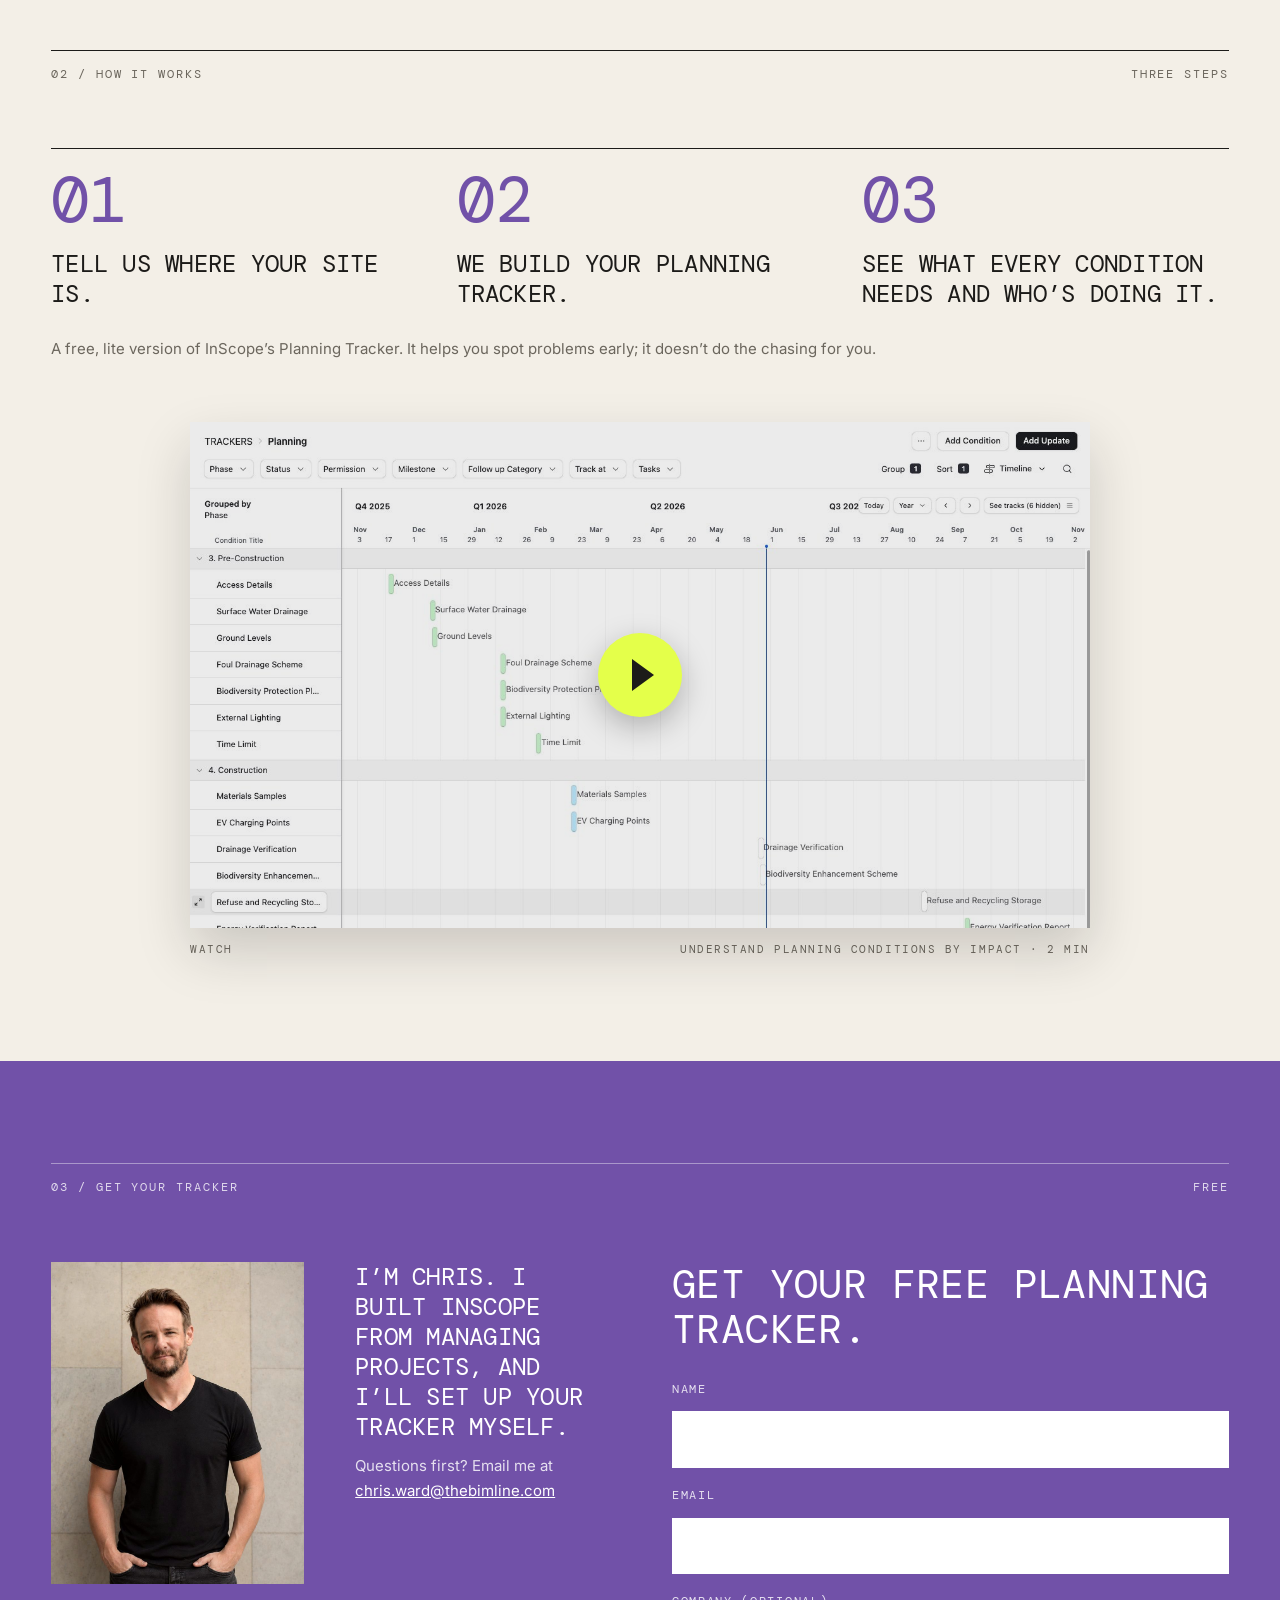
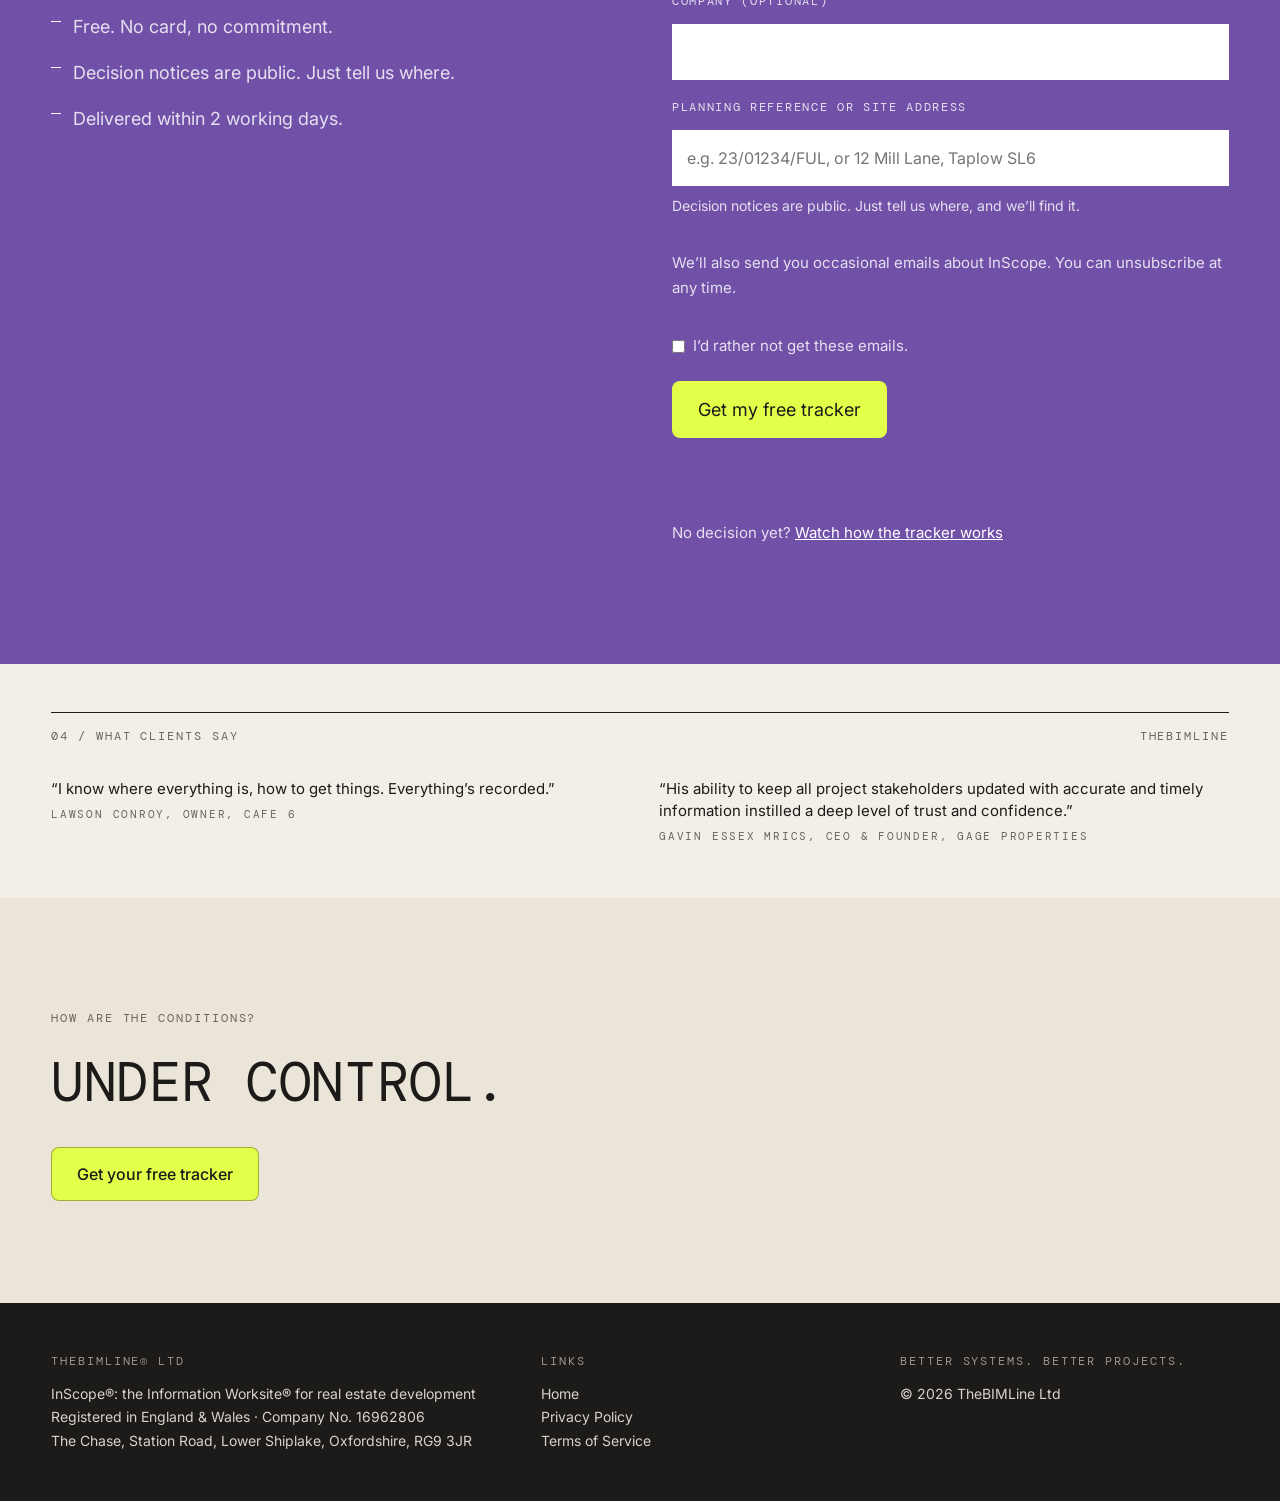
<file: planning-tracker.html>
<!DOCTYPE html>
<html lang="en-GB">
<head>
<meta charset="UTF-8">
<meta name="viewport" content="width=device-width, initial-scale=1.0">
<title>Free Planning Tracker | InScope</title>
<meta name="description" content="Tell us where your site is. We turn your planning decision notice into a free tracker showing what every condition needs and who's doing it.">
<link rel="preconnect" href="https://fonts.googleapis.com">
<link rel="preconnect" href="https://fonts.gstatic.com" crossorigin>
<link href="https://fonts.googleapis.com/css2?family=DM+Mono:wght@300;400;500&family=Inter:wght@400;500;600&display=swap" rel="stylesheet">
<!--FONTS-->
<style>
:root{
  --paper:#F3EFE7; --paper-2:#EAE4D9; --ink:#1C1B19; --muted:#6B665D;
  --rule:rgba(28,27,25,.2); --accent:#7151a8;
  --pink:#E7C1E8; --blue:#BFDDF3;
  --mono:"DM Mono", ui-monospace, monospace;
  --sans:"Inter", Arial, sans-serif;
  --gutter:clamp(16px, 4vw, 56px);
}
*{box-sizing:border-box}
html{-webkit-text-size-adjust:100%}
body{margin:0;background:var(--paper);color:var(--ink);font-family:var(--sans);font-size:18px;line-height:1.65}
img,video{display:block;max-width:100%}
a{color:inherit}

/* type: two fonts, five sizes */
.label{font-family:var(--mono);font-size:12px;letter-spacing:.16em;text-transform:uppercase;color:var(--muted)}
.h1,.h2,.h3{font-family:var(--mono);font-weight:400;text-transform:uppercase;letter-spacing:.01em;margin:0}
.h1{font-size:clamp(30px,4.2vw,54px);line-height:1.08}
.h2{font-size:clamp(26px,3.2vw,40px);line-height:1.12}
.h3{font-size:clamp(20px,2vw,24px);line-height:1.25}
p{margin:0 0 1em}
.lead{font-size:20px;line-height:1.55}
.muted{color:var(--muted)}

/* header */
.site-header{display:flex;align-items:center;justify-content:space-between;padding:22px var(--gutter);border-bottom:1px solid var(--rule)}
.logo{font-family:var(--sans);font-weight:600;font-size:24px;letter-spacing:-.02em;text-decoration:none}
.nav{display:flex;gap:28px;align-items:center}
.nav a{font-family:var(--mono);font-size:12px;letter-spacing:.14em;text-transform:uppercase;text-decoration:none}
.nav a.btn{padding:10px 16px}

/* buttons: V1 colours */
.btn{display:inline-block;padding:14px 26px;border-radius:8px;text-decoration:none;font-family:var(--sans);font-size:16px;font-weight:500;color:var(--ink);background:var(--pink)}
.btn.blue{background:var(--blue)}
.ctas{display:flex;gap:14px;flex-wrap:wrap;margin-top:34px}

/* layout */
.wrap{max-width:1320px;margin:0 auto;padding:0 var(--gutter)}
section{padding:clamp(56px,8vw,110px) 0}
.section-head{display:flex;justify-content:space-between;align-items:baseline;border-top:1px solid var(--ink);padding-top:14px;margin-bottom:clamp(36px,5vw,64px)}
figure{margin:0}
figcaption{font-family:var(--mono);font-size:11px;letter-spacing:.14em;text-transform:uppercase;color:var(--muted);margin-top:12px;display:flex;justify-content:space-between;gap:16px}
.photo{width:100%;height:100%;object-fit:cover}

/* hero: text left, photo right, circles bottom left */
.hero{position:relative;overflow:hidden;padding:clamp(48px,7vw,96px) 0 clamp(56px,8vw,110px);border-bottom:1px solid var(--rule)}
.hero::before{content:"";position:absolute;right:max(0px,calc((100vw - 1320px)/2 + 260px));bottom:-150px;width:560px;height:560px;background:url("img/tbl-symbol-large_3.png") left bottom/contain no-repeat;opacity:.6;mix-blend-mode:multiply;pointer-events:none}
.hero-grid{position:relative;display:grid;grid-template-columns:minmax(0,1.35fr) minmax(0,.65fr);gap:clamp(32px,5vw,72px);align-items:end}
.hero-copy{position:relative;padding:44px 0 44px}
.hero-copy::before,.hero-copy::after{content:"+";position:absolute;font-family:var(--mono);font-size:22px;color:rgba(0,0,0,.3)}
.hero-copy::before{top:0;left:0}
.hero-copy::after{bottom:0;right:6%}
.hero .label{margin-bottom:28px;display:block}
.hero .h1{font-size:clamp(30px,4.6vw,64px);line-height:1.06;margin-bottom:28px}
.hero-photo{position:relative;z-index:1;margin:0;max-width:420px;justify-self:end;width:100%}
.hero-photo img{width:100%;aspect-ratio:4/5;object-fit:cover}

/* problem */
.problem-grid{display:grid;grid-template-columns:minmax(0,1.1fr) minmax(0,.9fr);gap:clamp(32px,5vw,80px);align-items:start}
.problem .h2{margin-bottom:18px}
.spec{border-top:1px solid var(--rule);margin:36px 0 30px}
.spec-row{display:grid;grid-template-columns:150px minmax(0,1fr);gap:20px;padding:16px 0;border-bottom:1px solid var(--rule)}
.spec-row dt{font-family:var(--mono);font-size:12px;letter-spacing:.16em;text-transform:uppercase;color:var(--muted);padding-top:4px}
.spec-row dd{margin:0}
.named{margin-top:36px;padding:26px 0 4px;border-top:1px solid var(--ink)}
.named .h3{margin-bottom:12px}
.named p:last-child{margin:0}
.problem-photo{position:static}
.stakes{margin:28px 0 0;padding:24px 26px;background:var(--paper-2);border-left:3px solid var(--accent);font-size:19px;line-height:1.55;font-weight:400;color:var(--ink)}
.problem-photo img{aspect-ratio:4/5;object-fit:cover;width:100%}

.symptoms{margin:36px 0 30px;border-top:1px solid var(--rule)}
.sym-row{display:grid;grid-template-columns:minmax(0,.9fr) minmax(0,1.1fr);gap:24px;padding:18px 0;border-bottom:1px solid var(--rule);align-items:baseline}
.sym-row strong{font-weight:400;line-height:1.4;color:var(--muted)}
.sym-row span{color:var(--muted)}
@media (max-width:600px){.sym-row{grid-template-columns:1fr;gap:4px}}

/* case study */
.case-grid{display:grid;grid-template-columns:minmax(0,.85fr) minmax(0,1.15fr);gap:clamp(32px,5vw,80px);align-items:start}
.video-frame{position:relative;max-width:380px;aspect-ratio:9/16;background:#111;border-radius:22px;overflow:hidden;box-shadow:0 30px 60px rgba(28,27,25,.18)}
.video-frame video{width:100%;height:100%;object-fit:cover}
.case .h2{margin-bottom:22px}
.quote{font-family:var(--mono);text-transform:uppercase;font-size:clamp(24px,2.8vw,34px);line-height:1.2;margin:36px 0 10px;color:var(--accent)}
.quote-cite{font-family:var(--mono);font-size:12px;letter-spacing:.16em;text-transform:uppercase;color:var(--muted)}
.mini-quote{margin-top:22px;font-size:18px}
.strip{display:grid;grid-template-columns:repeat(3,minmax(0,1fr));gap:clamp(12px,2vw,24px);margin-top:clamp(48px,6vw,80px)}
.strip img{aspect-ratio:4/5;object-fit:cover;width:100%}

.flag{display:inline-block;font-family:var(--sans);font-size:11px;font-weight:600;letter-spacing:0;text-transform:none;padding:1px 7px;border-radius:4px;background:#FDEBDD;color:#8A3D12;vertical-align:middle;margin-left:6px}
.next{border-top:1px solid var(--ink);padding:26px 0 70px;text-align:center}


/* guide */
.guide-grid{display:grid;grid-template-columns:minmax(0,.8fr) minmax(0,1.2fr);gap:clamp(32px,5vw,80px);align-items:start}
.guide-photo img{width:100%;aspect-ratio:4/5;object-fit:cover;object-position:50% 18%}
.guide .h2{margin-bottom:26px}
.quotes{display:grid;grid-template-columns:1fr 1fr 1fr;gap:clamp(20px,3vw,40px);margin:40px 0;padding-top:28px;border-top:1px solid var(--rule)}
.quotes blockquote{margin:0}
.quotes p{font-size:17px;line-height:1.6}
.quotes .quote-cite{font-size:12px;line-height:1.6}
.turn{margin-top:46px;padding:36px 0 0;border-top:1px solid var(--ink)}
.turn .label{display:block;margin-bottom:10px}
.turn .h1{font-size:clamp(34px,5vw,64px)}

/* how it works */
.how-intro{display:grid;grid-template-columns:minmax(0,1fr) minmax(0,1fr);gap:clamp(32px,5vw,80px);align-items:end;margin-bottom:clamp(40px,5vw,64px)}
.cols3{display:grid;grid-template-columns:repeat(3,minmax(0,1fr));gap:clamp(20px,3vw,40px);border-top:1px solid var(--rule);padding-top:28px}
.cols3 .label{display:block;margin-bottom:12px}
.cols3 .h3{margin-bottom:12px}
.print{margin:clamp(48px,6vw,80px) 0 0;padding:14px;background:#fff;box-shadow:0 24px 50px rgba(28,27,25,.12)}
.print img{width:100%}
.future{display:grid;grid-template-columns:minmax(0,1fr) minmax(0,1fr);gap:clamp(32px,5vw,80px);margin-top:clamp(56px,7vw,96px);padding-top:28px;border-top:1px solid var(--ink)}

/* case 2 */
.case2-grid{display:grid;grid-template-columns:minmax(0,1fr) minmax(0,1.1fr);gap:clamp(32px,5vw,80px);align-items:start}
.case2-photos{display:grid;grid-template-columns:repeat(12,minmax(0,1fr));grid-template-rows:auto clamp(70px,7vw,110px) auto}
.case2-photos img{width:100%;object-fit:cover;display:block}
.case2-photos .fig-a{grid-column:1/8;grid-row:1/3}
.case2-photos .fig-b{grid-column:3/13;grid-row:2/4;position:relative;z-index:1;align-self:start;margin-top:clamp(20px,3.4vw,52px)}
.case2-quote{margin-top:clamp(48px,6vw,88px)}
.case2-quote .quote{margin-top:0}
.case2-photos .tall{aspect-ratio:1/1}
.case2-photos .shot{background:#fff;padding:4px;box-shadow:0 24px 50px rgba(28,27,25,.18)}

/* plan + pricing */
.steps{list-style:none;margin:0;padding:0;display:grid;grid-template-columns:repeat(3,minmax(0,1fr));gap:clamp(20px,3vw,40px);border-top:1px solid var(--ink)}
.steps li{padding-top:20px}
.steps .num{font-family:var(--mono);font-size:clamp(40px,5vw,64px);line-height:1;display:block;margin-bottom:16px;color:var(--accent)}
.plan-notes{display:grid;grid-template-columns:1fr 1fr;gap:clamp(20px,3vw,40px);margin-top:40px}
.pricing{display:grid;grid-template-columns:1fr 1fr;gap:clamp(20px,3vw,40px);margin-top:clamp(56px,7vw,90px)}
.price-card{border:1px solid var(--ink);padding:30px 32px}
.price-card .price{font-family:var(--mono);font-size:clamp(40px,4.5vw,56px);line-height:1;margin:18px 0 14px}
.price-card .price small{font-family:var(--sans);font-size:16px;color:var(--muted);margin-left:6px}
.offer{grid-column:1/-1;margin:0;display:flex;flex-wrap:wrap;gap:10px}
.offer span{font-family:var(--mono);font-size:12px;letter-spacing:.14em;text-transform:uppercase;padding:9px 14px;border:1px solid var(--accent);color:var(--accent);border-radius:999px}
.offer span+span{border-color:var(--rule);color:var(--muted)}
.price-note{grid-column:1/-1;margin:0;padding-top:8px}
.price-note .h3{margin:0 0 10px}
.price-note p{margin:0}

/* faq */
.faq-list{border-top:1px solid var(--ink)}
.faq-item{border-bottom:1px solid var(--rule)}
.faq-question{width:100%;display:flex;justify-content:space-between;gap:20px;align-items:center;background:none;border:0;padding:22px 0;text-align:left;cursor:pointer;font-family:var(--sans);font-size:19px;font-weight:500;color:var(--ink)}
.faq-icon{font-family:var(--mono);font-size:22px}
.faq-answer{display:none;padding:0 0 18px;max-width:820px}
.faq-item.active .faq-answer{display:block}
.faq-answer p{color:var(--muted)}

/* closing */
.closing{text-align:left;background:var(--paper-2)}
.closing .h1{max-width:1000px;margin-bottom:26px}
.closing .lead{font-weight:500}
.footer{background:var(--ink);color:#d8d3c9;padding:48px 0;font-size:14px;line-height:1.7}
.footer-grid{display:grid;grid-template-columns:1.4fr 1fr 1fr;gap:30px}
.footer .label{color:#9b958a;display:block;margin-bottom:10px}
.footer a{display:block;text-decoration:none}

/* contact modal */
.contact-modal{position:fixed;inset:0;background:rgba(28,27,25,.55);display:none;align-items:center;justify-content:center;z-index:50;padding:16px}
.contact-modal.active{display:flex}
.contact-box{position:relative;background:var(--paper);max-width:520px;width:100%;padding:36px}
.contact-box h2{font-family:var(--mono);font-weight:400;text-transform:uppercase;font-size:26px;margin:0 0 20px}
.contact-form{display:grid;gap:12px}
.contact-form input,.contact-form textarea{font:inherit;font-size:16px;padding:12px 14px;border:1px solid var(--rule);background:#fff}
.submit-btn{font:inherit;border:0;border-radius:8px;padding:14px;background:var(--pink);cursor:pointer}
.close-modal{position:absolute;top:10px;right:14px;border:0;background:none;font-size:28px;cursor:pointer}
.contact-note{font-size:14px;color:var(--muted);margin:14px 0 0}

@media (max-width:900px){
  .guide-grid,.how-intro,.future,.case2-grid,.plan-notes,.pricing,.quotes,.footer-grid{grid-template-columns:1fr}
  .cols3,.steps{grid-template-columns:1fr}
  .case2-photos{grid-template-rows:auto 60px auto}
  .guide-photo img{aspect-ratio:1/1}
}

@media (max-width:900px){
  .nav a:not(.btn){display:none}
  .hero-grid,.problem-grid,.case-grid{grid-template-columns:1fr}
  .problem-photo{position:static}
  .problem-photo img{aspect-ratio:4/3}
  .video-frame{margin:0 auto;max-width:320px}
  .spec-row{grid-template-columns:1fr;gap:4px}
  .strip{grid-template-columns:1fr 1fr}
  .strip figure:nth-child(2){display:none}
  .hero::before{width:280px;height:280px;opacity:.45}
  .hero-photo img{aspect-ratio:4/3}
  .hero-copy::after{right:0}
}

/* landing page */
.lp-header{display:flex;justify-content:space-between;align-items:center}
.shot-ph{aspect-ratio:16/10;border:1px dashed var(--rule);background:var(--paper-2);display:flex;align-items:center;justify-content:center;font-family:var(--mono);font-size:12px;letter-spacing:.14em;text-transform:uppercase;color:var(--muted)}
.lp-get{display:grid;grid-template-columns:minmax(0,1fr) minmax(0,1fr);gap:clamp(32px,5vw,80px);align-items:start}
.lp-list{list-style:none;padding:0;margin:24px 0 0;border-top:1px solid var(--rule)}
.lp-list li{padding:14px 0;border-bottom:1px solid var(--rule);display:grid;grid-template-columns:minmax(0,.9fr) minmax(0,1.1fr);gap:20px}
.lp-list li strong{font-weight:500}
.lp-list li span{color:var(--muted)}
.lp-form-wrap{display:grid;grid-template-columns:minmax(0,1fr) minmax(0,1fr);gap:clamp(32px,5vw,80px);align-items:start}
.lp-form{display:grid;gap:12px}
.lp-form label{font-family:var(--mono);font-size:12px;letter-spacing:.14em;text-transform:uppercase;color:var(--muted);margin-top:6px}
.lp-form input{font:inherit;font-size:16px;padding:14px;border:1px solid var(--rule);background:#fff}
.lp-form .hint{font-size:14px;color:var(--muted);margin:-4px 0 0}
.lp-form button{margin-top:10px;justify-self:start;border:0;cursor:pointer;font:inherit}
.lp-small{font-size:15px;color:var(--muted);margin-top:22px}
.lp-small a{color:var(--ink)}
.lp-form .lp-check{display:flex;align-items:center;gap:8px;font-family:inherit;font-size:15px;letter-spacing:normal;text-transform:none;margin:6px 0 0}
.lp-form .lp-check input{flex:0 0 auto;width:auto;margin:0;padding:0}
.lp-me{display:grid;grid-template-columns:minmax(0,1fr) minmax(0,1fr);gap:clamp(24px,4vw,56px);align-items:start}
.lp-me img{width:100%;display:block}
.lp-quote{margin:28px 0 0;padding-top:22px;border-top:1px solid rgba(255,255,255,.3)}
.lp-quote p{font-size:18px;line-height:1.5;margin:0 0 10px}
.lp-bold .quote-cite{color:rgba(255,255,255,.7)}
.lp-clients{padding:clamp(32px,4vw,48px) 0}
.lp-clients .section-head{margin-bottom:clamp(20px,3vw,32px)}
.lp-qrows{display:grid;grid-template-columns:repeat(2,minmax(0,1fr));gap:clamp(20px,3vw,40px)}
.lp-qrows blockquote{margin:0}
.lp-qrows p{margin:0 0 6px;font-size:15px;line-height:1.45}
.lp-qrows .quote-cite{font-size:11px;line-height:1.5}
@media (max-width:860px){.lp-qrows{grid-template-columns:1fr;gap:18px}}
.lp-reassure{list-style:none;padding:0;margin:20px 0 0}
.lp-reassure li{padding:8px 0 8px 22px;position:relative}
.lp-reassure li:before{content:"";position:absolute;left:0;top:17px;width:10px;height:1px;background:var(--accent)}

.logo-sub{display:block;font-family:var(--mono);font-weight:400;font-size:10px;letter-spacing:.18em;text-transform:uppercase;color:var(--muted);margin-top:4px}
.lp-bold{background:var(--accent);color:#fff;border-bottom:0}
.lp-bold .label,.lp-bold .lead,.lp-bold .muted,.lp-bold figcaption span{color:rgba(255,255,255,.78)!important}
.lp-bold .h1{color:#fff}
.lp-bold::before{display:none}
.closing .btn.blue{background:#E4FF4A;box-shadow:inset 0 0 0 1px rgba(28,27,25,.35)}
.lp-bold .btn,.lp-bold.lp-header .btn{background:#E4FF4A;color:var(--ink)}
section.lp-bold{color:#fff}
.lp-bold .h2,.lp-bold .h3{color:#fff}
.lp-bold .lp-small,.lp-bold .hint,.lp-bold .lp-form label,.lp-bold .lp-reassure li{color:rgba(255,255,255,.82)}
.lp-bold a{color:#fff}
.lp-bold .section-head{border-top-color:rgba(255,255,255,.4)}
.lp-bold .lp-reassure li:before{background:#fff}
.lp-bold .lp-form input{border-color:transparent}
.lp-bold .hero-copy::before,.lp-bold .hero-copy::after{color:rgba(255,255,255,.5)}
.site-header.lp-bold{background:var(--accent);border-bottom:1px solid rgba(255,255,255,.25)}
.site-header.lp-bold .logo{color:#fff}
.lp-bold .site-header-line{border-color:rgba(255,255,255,.25)}
.lp-hero-art{position:relative;padding-bottom:70px}
.lp-photo{margin:0 calc(-1*var(--gutter)) 0 0}
.lp-photo img{display:block;width:100%;aspect-ratio:4/4.2;object-fit:cover}
.lp-app{position:absolute;left:-4%;bottom:0;width:76%;margin:0;background:#fff;border-radius:10px;overflow:hidden;box-shadow:0 30px 60px rgba(20,10,40,.35)}
.lp-app img{display:block;width:100%}
.lp-chrome{display:flex;align-items:center;gap:6px;padding:9px 12px;background:#F4F2F7;border-bottom:1px solid #E4E0EA;font-family:var(--mono);font-size:10px;letter-spacing:.12em;text-transform:uppercase;color:#6B665D}
.lp-chrome i{width:8px;height:8px;border-radius:50%;background:#D8D3E0;display:block}
.lp-chrome span{margin-left:8px}
@media (max-width:860px){.lp-photo{margin:0 calc(-1*var(--gutter))}.lp-app{position:relative;left:0;width:92%;margin:-60px 0 0 auto}.lp-hero-art{padding-bottom:0}}
.lp-video{margin:clamp(36px,5vw,60px) auto 0;max-width:900px}
.lp-video-frame{position:relative;aspect-ratio:16/9;background:#000;box-shadow:0 24px 50px rgba(28,27,25,.18)}
.lp-video-frame{cursor:pointer;overflow:hidden}
.lp-video-frame img{position:absolute;inset:0;width:100%;height:100%;object-fit:cover;object-position:left top;opacity:.92}
.lp-play{position:absolute;left:50%;top:50%;width:84px;height:84px;margin:-42px 0 0 -42px;border-radius:50%;background:#E4FF4A;box-shadow:0 10px 30px rgba(0,0,0,.25)}
.lp-play:after{content:"";position:absolute;left:34px;top:26px;border-left:22px solid var(--ink);border-top:16px solid transparent;border-bottom:16px solid transparent}
.lp-video-frame iframe{position:absolute;inset:0;width:100%;height:100%;border:0}
.lp-hero-grid{grid-template-columns:minmax(0,.7fr) minmax(0,1.3fr)!important;align-items:center!important}
@media (min-width:861px){.lp-hero-grid .hero-copy{transform:translateY(-120px)}}
.lp-hero-photos .fig-a{grid-column:1/9}
.lp-hero-photos .fig-b{grid-column:4/13}
@media (max-width:860px){.lp-hero-grid{grid-template-columns:1fr!important}.lp-header .btn{padding:10px 14px;font-size:14px}}
@media (max-width:860px){.lp-get,.lp-form-wrap,.lp-me,.lp-list li{grid-template-columns:1fr}}
</style>
<!-- Website analytics (Plausible). At launch, paste the script URL from Plausible's install snippet into PLAUSIBLE_SRC.
     Visitors who opt out (Privacy Notice, section 11) never load it. -->
<script>
(function(){
  var PLAUSIBLE_SRC = 'https://plausible.io/js/pa-am8eHyTNMvPAZF0UloEwz.js';
  function optedOut(){ try { return localStorage.getItem('plausible_ignore') === 'true'; } catch (e) { return false; } }
  window.plausible = window.plausible || function(){ (plausible.q = plausible.q || []).push(arguments); };
  plausible.init = plausible.init || function(i){ plausible.o = i || {}; };
  window.tblOptedOut = optedOut;
  window.tblTrack = function(name){ if (!optedOut()) { try { plausible(name); } catch (e) {} } };
  if (!PLAUSIBLE_SRC || optedOut()) return;
  var s = document.createElement('script'); s.async = true; s.src = PLAUSIBLE_SRC;
  document.head.appendChild(s);
  plausible.init();
})();
</script>
</head>
<body>

<header class="site-header lp-header lp-bold">
  <a class="logo" href="index.html">TheBIMLine</a>
  <a class="btn blue" data-track="PT CTA Header" href="#get">Get your free tracker</a>
</header>

<!-- HERO -->
<section class="hero lp-bold" style="padding-top:18px">
  <div class="wrap" style="margin-bottom:clamp(30px,5vw,78px)"><span class="label" style="margin:0">Better • Information • Management</span></div>
  <div class="wrap hero-grid lp-hero-grid">
    <div class="hero-copy">
      <span class="label">Free Planning Tracker</span>
      <h1 class="h1">Get on top of your planning conditions.</h1>
      <p class="lead muted">Tell us where your site is. We turn your decision notice into a free tracker showing what every condition needs and who’s doing it.</p>
      <div class="ctas"><a class="btn blue" data-track="PT CTA Hero" href="#get">Get your free tracker</a></div>
    </div>
    <div class="lp-hero-art">
      <figure class="lp-photo"><img src="img/site_office_graded.jpg" alt="A site office whiteboard listing planning conditions"></figure>
      <figure class="lp-app"><div class="lp-chrome"><i></i><i></i><i></i><span>InScope · Planning Tracker</span></div><img src="img/tracker_timeline_crop.jpg" alt="InScope Planning Tracker timeline of planning conditions"></figure>
    </div>
  </div>
</section>

<!-- 01 PROBLEM -->
<section class="problem" style="padding-bottom:0">
  <div class="wrap">
    <div class="section-head"><span class="label">01 / The problem</span><span class="label">Planning conditions</span></div>
    <h2 class="h2">Your planning conditions are buried in a decision notice.</h2>
    <p class="lead">Complex conditions are mini-projects, and without a plan they aren’t discharged on time.</p>
  </div>
</section>

<!-- 03 STEPS -->
<section class="plan">
  <div class="wrap">
    <div class="section-head"><span class="label">02 / How it works</span><span class="label">Three steps</span></div>
    <ol class="steps">
      <li><span class="num">01</span><p class="h3">Tell us where your site is.</p></li>
      <li><span class="num">02</span><p class="h3">We build your Planning Tracker.</p></li>
      <li><span class="num">03</span><p class="h3">See what every condition needs and who’s doing it.</p></li>
    </ol>
    <p class="lp-small" style="margin-top:28px">A free, lite version of InScope’s Planning Tracker. It helps you spot problems early; it doesn’t do the chasing for you.</p>
    <figure class="lp-video"><div class="lp-video-frame" id="lpVideo" role="button" tabindex="0" aria-label="Play video: Understand Planning Conditions by Impact"><img src="img/tracker_timeline.jpg" alt="" loading="lazy" decoding="async"><span class="lp-play"></span></div><figcaption><span>Watch</span><span>Understand planning conditions by impact · 2 min</span></figcaption></figure>
  </div>
</section>

<!-- 04 ME + FORM -->
<section class="guide lp-bold" id="get">
  <div class="wrap">
    <div class="section-head"><span class="label">03 / Get your tracker</span><span class="label">Free</span></div>
    <div class="lp-form-wrap">
      <div>
        <div class="lp-me">
          <img src="img/chris.jpg" alt="Chris Ward, founder of TheBIMLine" loading="lazy" decoding="async">
          <div>
            <p class="h3" style="margin-top:0">I’m Chris. I built InScope from managing projects, and I’ll set up your tracker myself.</p>
            <p class="lp-small" style="margin-top:12px">Questions first? Email me at <a data-track="PT Email Click" href="mailto:chris.ward@thebimline.com">chris.ward@thebimline.com</a></p>
          </div>
        </div>
        <ul class="lp-reassure">
          <li>Free. No card, no commitment.</li>
          <li>Decision notices are public. Just tell us where.</li>
          <li>Delivered within 2 working days.</li>
        </ul>
      </div>
      <form class="lp-form" action="https://formspree.io/f/xpqeaabe" method="POST">
        <h2 class="h2" style="margin:0 0 10px">Get your free Planning Tracker.</h2>
        <input type="hidden" name="_subject" value="Planning Tracker request">
        <input type="hidden" name="source" value="Planning Tracker landing page">
        <input type="hidden" name="utm_source" value="">
        <input type="hidden" name="utm_medium" value="">
        <input type="hidden" name="utm_campaign" value="">
        <input type="text" name="_gotcha" tabindex="-1" autocomplete="off" aria-hidden="true" style="display:none">
        <label for="lp-name">Name</label>
        <input id="lp-name" type="text" name="name" required>
        <label for="lp-email">Email</label>
        <input id="lp-email" type="email" name="email" required>
        <label for="lp-company">Company (optional)</label>
        <input id="lp-company" type="text" name="company" autocomplete="organization">
        <label for="lp-site">Planning reference or site address</label>
        <input id="lp-site" type="text" name="site" placeholder="e.g. 23/01234/FUL, or 12 Mill Lane, Taplow SL6" required>
        <p class="hint">Decision notices are public. Just tell us where, and we’ll find it.</p>
        <p class="lp-small">We’ll also send you occasional emails about InScope. You can unsubscribe at any time.</p>
        <label class="lp-check"><input type="checkbox" name="no_emails" value="Yes"> I’d rather not get these emails.</label>
        <button type="submit" class="btn blue">Get my free tracker</button>
        <p class="lp-small form-status" role="status" aria-live="polite"></p>
        <p class="lp-small">No decision yet? <a href="https://www.youtube.com/watch?v=MNswdNlrdbc&amp;list=PLDG8Rt-uLloMhTsVn-vCaCgV3vqkmnzmR" target="_blank" rel="noopener">Watch how the tracker works</a></p>
      </form>
    </div>
  </div>
</section>

<!-- 04 CLIENTS -->
<section class="lp-clients">
  <div class="wrap">
    <div class="section-head"><span class="label">04 / What clients say</span><span class="label">TheBIMLine</span></div>
    <div class="lp-qrows">
      <blockquote><p>“I know where everything is, how to get things. Everything’s recorded.”</p><p class="quote-cite">Lawson Conroy, owner, Cafe 6</p></blockquote>
      <blockquote><p>“His ability to keep all project stakeholders updated with accurate and timely information instilled a deep level of trust and confidence.”</p><p class="quote-cite">Gavin Essex MRICS, CEO &amp; Founder, GAGE Properties</p></blockquote>
    </div>
  </div>
</section>

<!-- CLOSING -->
<section class="closing">
  <div class="wrap">
    <span class="label">How are the conditions?</span>
    <p class="h1" style="margin-top:24px">Under control.</p>
    <div class="ctas"><a class="btn blue" data-track="PT CTA Closing" href="#get">Get your free tracker</a></div>
  </div>
</section>

<footer class="footer">
  <div class="wrap footer-grid">
    <div><a href="index.html" aria-label="TheBIMLine home"><span class="label">TheBIMLine® Ltd</span></a>InScope®: the Information Worksite® for real estate development<br>Registered in England &amp; Wales · Company No. 16962806<br>The Chase, Station Road, Lower Shiplake, Oxfordshire, RG9 3JR</div>
    <div><span class="label">Links</span><a href="index.html">Home</a><a href="privacy.html">Privacy Policy</a><a href="terms.html">Terms of Service</a></div>
    <div><span class="label">Better systems. Better projects.</span>© 2026 TheBIMLine Ltd</div>
  </div>
</footer>

<script>
var v=document.getElementById('lpVideo');
function playV(){v.innerHTML='<iframe id="lpYT" src="https://www.youtube-nocookie.com/embed/FviVyqEBwaA?rel=0&autoplay=1&enablejsapi=1&origin='+encodeURIComponent(location.origin)+'" title="Understand Planning Conditions by Impact" allow="autoplay; encrypted-media; picture-in-picture" allowfullscreen></iframe>';v.style.cursor='default';v.removeEventListener('click',playV);}
v.addEventListener('click',playV);v.addEventListener('keydown',function(e){if(e.key==='Enter'||e.key===' '){e.preventDefault();playV();}});
</script>
<script>
// Analytics: clicks on elements marked with data-track
document.addEventListener('click', function(e){
  var el = e.target && e.target.closest ? e.target.closest('[data-track]') : null;
  if (el) tblTrack(el.getAttribute('data-track'));
});
// Forms: submit in the background so a request is only counted when Formspree confirms it.
// Without JavaScript or fetch, the form still submits normally to Formspree.
// UTM tags: copy utm_source / utm_medium / utm_campaign from the page address into any hidden form fields with the same name.
// Nothing is stored in the browser.
(function(){
  if (!window.URLSearchParams) return;
  function fillUtm(){
    var p = new URLSearchParams(window.location.search);
    ['utm_source','utm_medium','utm_campaign'].forEach(function(k){
      var v = p.get(k);
      if (!v) return;
      document.querySelectorAll('input[name="' + k + '"]').forEach(function(i){ i.value = v.slice(0, 100); });
    });
  }
  if (document.readyState === 'loading') document.addEventListener('DOMContentLoaded', fillUtm);
  else fillUtm();
  document.addEventListener('submit', fillUtm, true);
})();
function tblAjaxForm(form, ev){
  if (!form) return;
  form.addEventListener('submit', function(e){
    var subject = form.querySelector('[name="_subject"]');
    var name = form.querySelector('[name="name"]').value.trim();
    subject.value = name ? 'Planning Tracker request: ' + name : subject.defaultValue;
    if (!window.fetch || !window.FormData) return;
    e.preventDefault();
    if (form.getAttribute('data-sending') === '1') return;
    form.setAttribute('data-sending', '1');
    if (ev.submit) tblTrack(ev.submit);
    var btn = form.querySelector('[type="submit"]');
    var label = btn ? btn.innerHTML : '';
    if (btn) { btn.disabled = true; btn.textContent = 'Sending\u2026'; }
    var status = form.querySelector('.form-status');
    if (status) status.textContent = '';
    function fail(){
      tblTrack(ev.error);
      form.removeAttribute('data-sending');
      if (btn) { btn.disabled = false; btn.innerHTML = label; }
      if (status) status.innerHTML = ev.errorHtml;
    }
    fetch(form.action, { method: 'POST', body: new FormData(form), headers: { 'Accept': 'application/json' } })
      .then(function(r){
        if (r.ok) { tblTrack(ev.sent); form.innerHTML = ev.successHtml; }
        else { fail(); }
      })
      .catch(fail);
  });
}

// Planning Tracker form
(function(){
  var f = document.querySelector('form.lp-form');
  if (!f) return;
  var started = false;
  f.addEventListener('focusin', function(){ if (!started) { started = true; tblTrack('PT Form Start'); } });
  tblAjaxForm(f, {
    submit: 'PT Form Submit',
    sent: 'PT Request Sent',
    error: 'PT Request Error',
    successHtml: '<h2 class="h2" style="margin:0 0 10px">Thanks. Request received.</h2><p>Your Planning Tracker will arrive by email within 2 working days.</p>',
    errorHtml: "Sorry, that didn\u2019t send. Please try again, or email <a href=\"mailto:chris.ward@thebimline.com\">chris.ward@thebimline.com</a>."
  });
})();

// Video: count the thumbnail click, then confirm actual playback through YouTube's player API
(function(){
  var v = document.getElementById('lpVideo');
  if (!v) return;
  var hooked = false, played = false;
  function playing(){ if (!played) { played = true; tblTrack('PT Video Play'); } }
  function hook(){
    if (hooked) return;
    var f = v.querySelector('iframe');
    if (!f) return;
    hooked = true;
    tblTrack('PT Video Click');
    if (tblOptedOut()) return;
    window.onYouTubeIframeAPIReady = function(){
      try {
        new YT.Player(f, { events: {
          onReady: function(e){ try { if (e.target.getPlayerState() === 1) playing(); } catch (err) {} },
          onStateChange: function(e){ if (e.data === 1) playing(); }
        } });
      } catch (err) {}
    };
    var s = document.createElement('script'); s.src = 'https://www.youtube.com/iframe_api';
    document.head.appendChild(s);
  }
  v.addEventListener('click', hook);
  v.addEventListener('keydown', function(e){ if (e.key === 'Enter' || e.key === ' ') hook(); });
})();
</script>

</body>
</html>
</file>
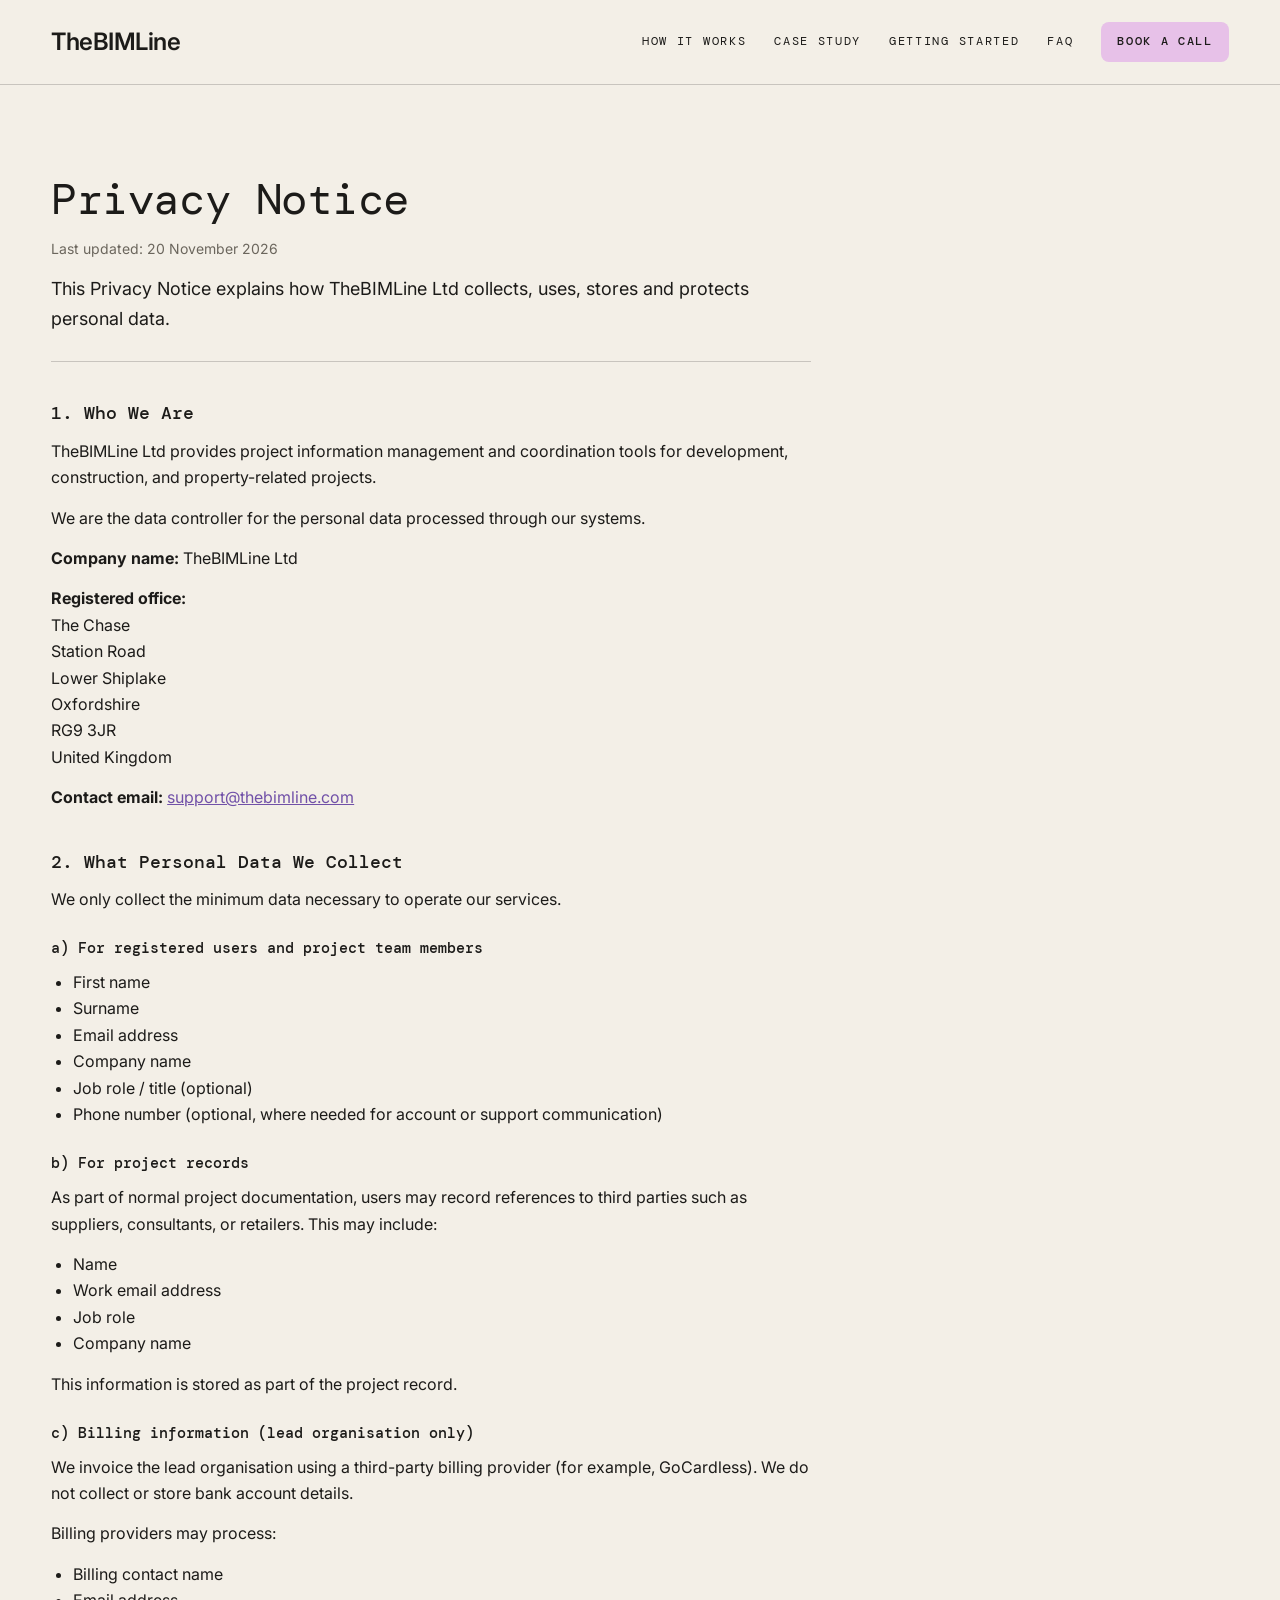
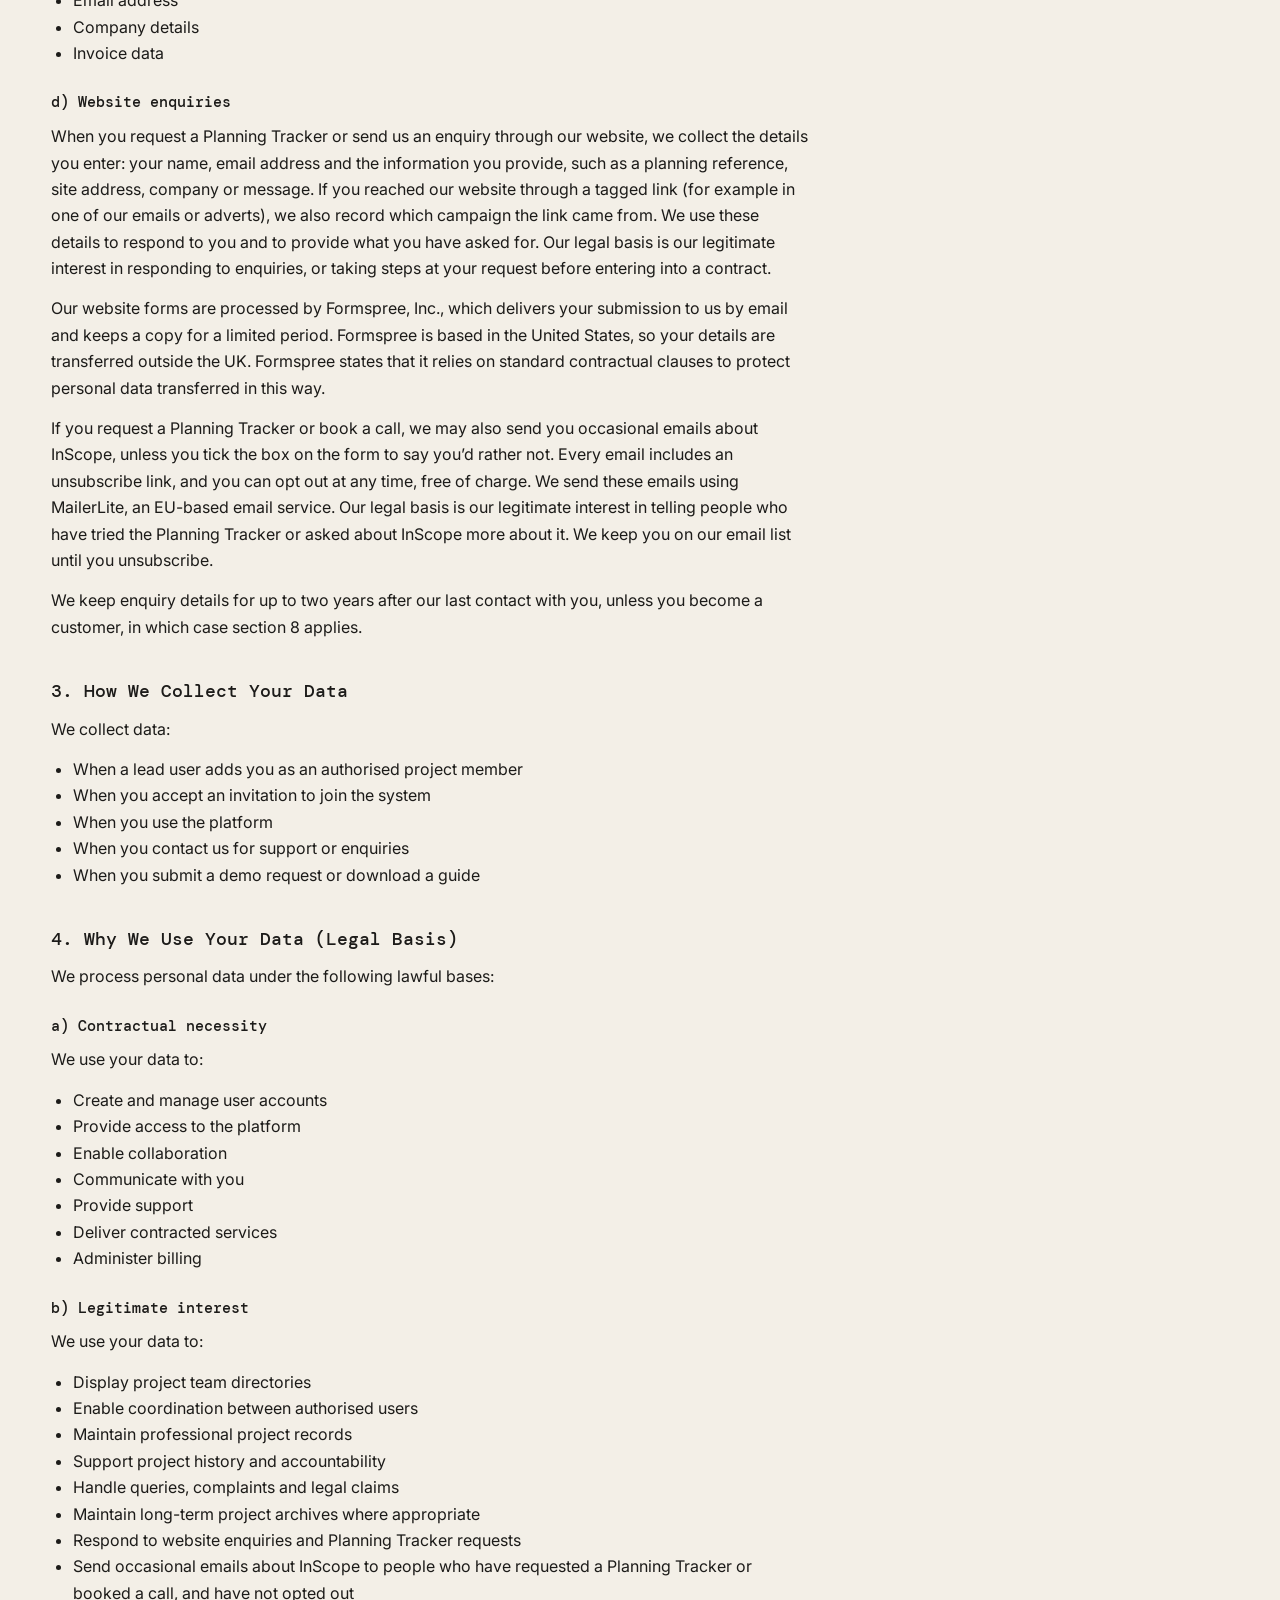
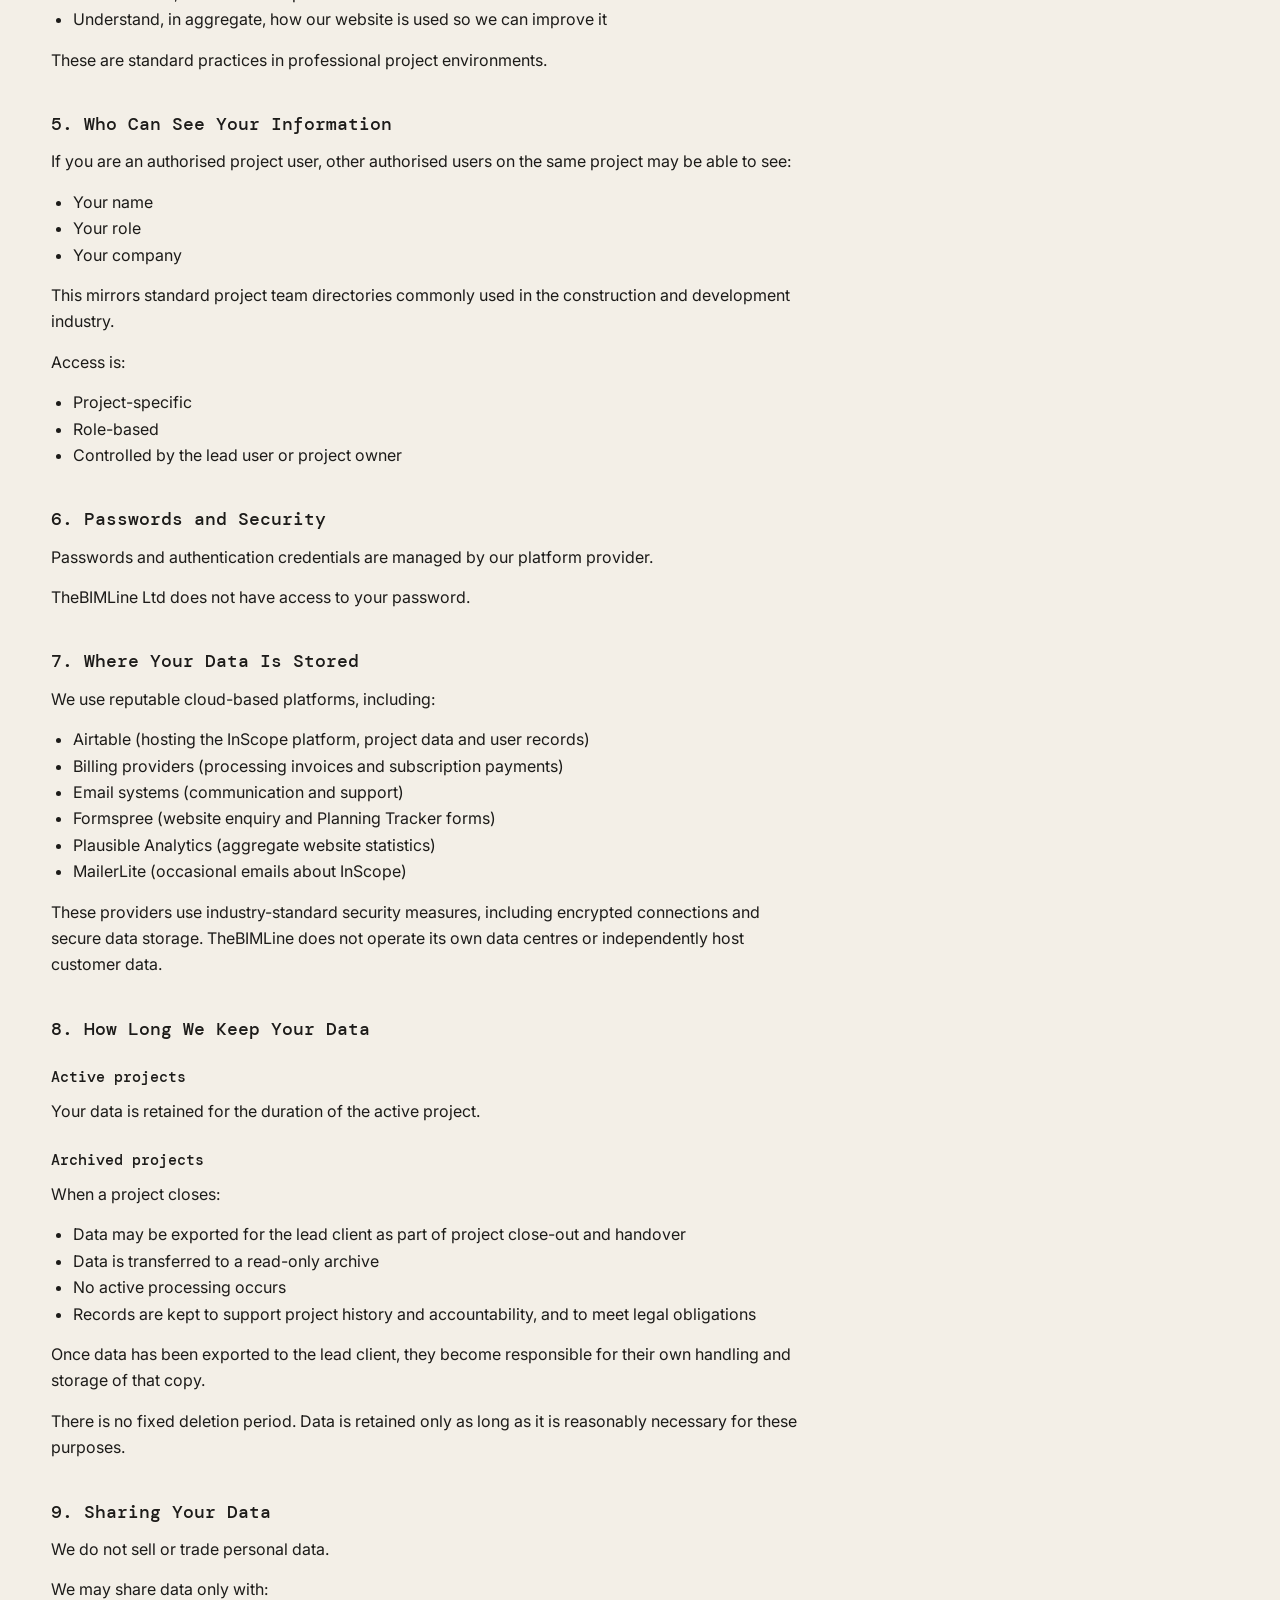
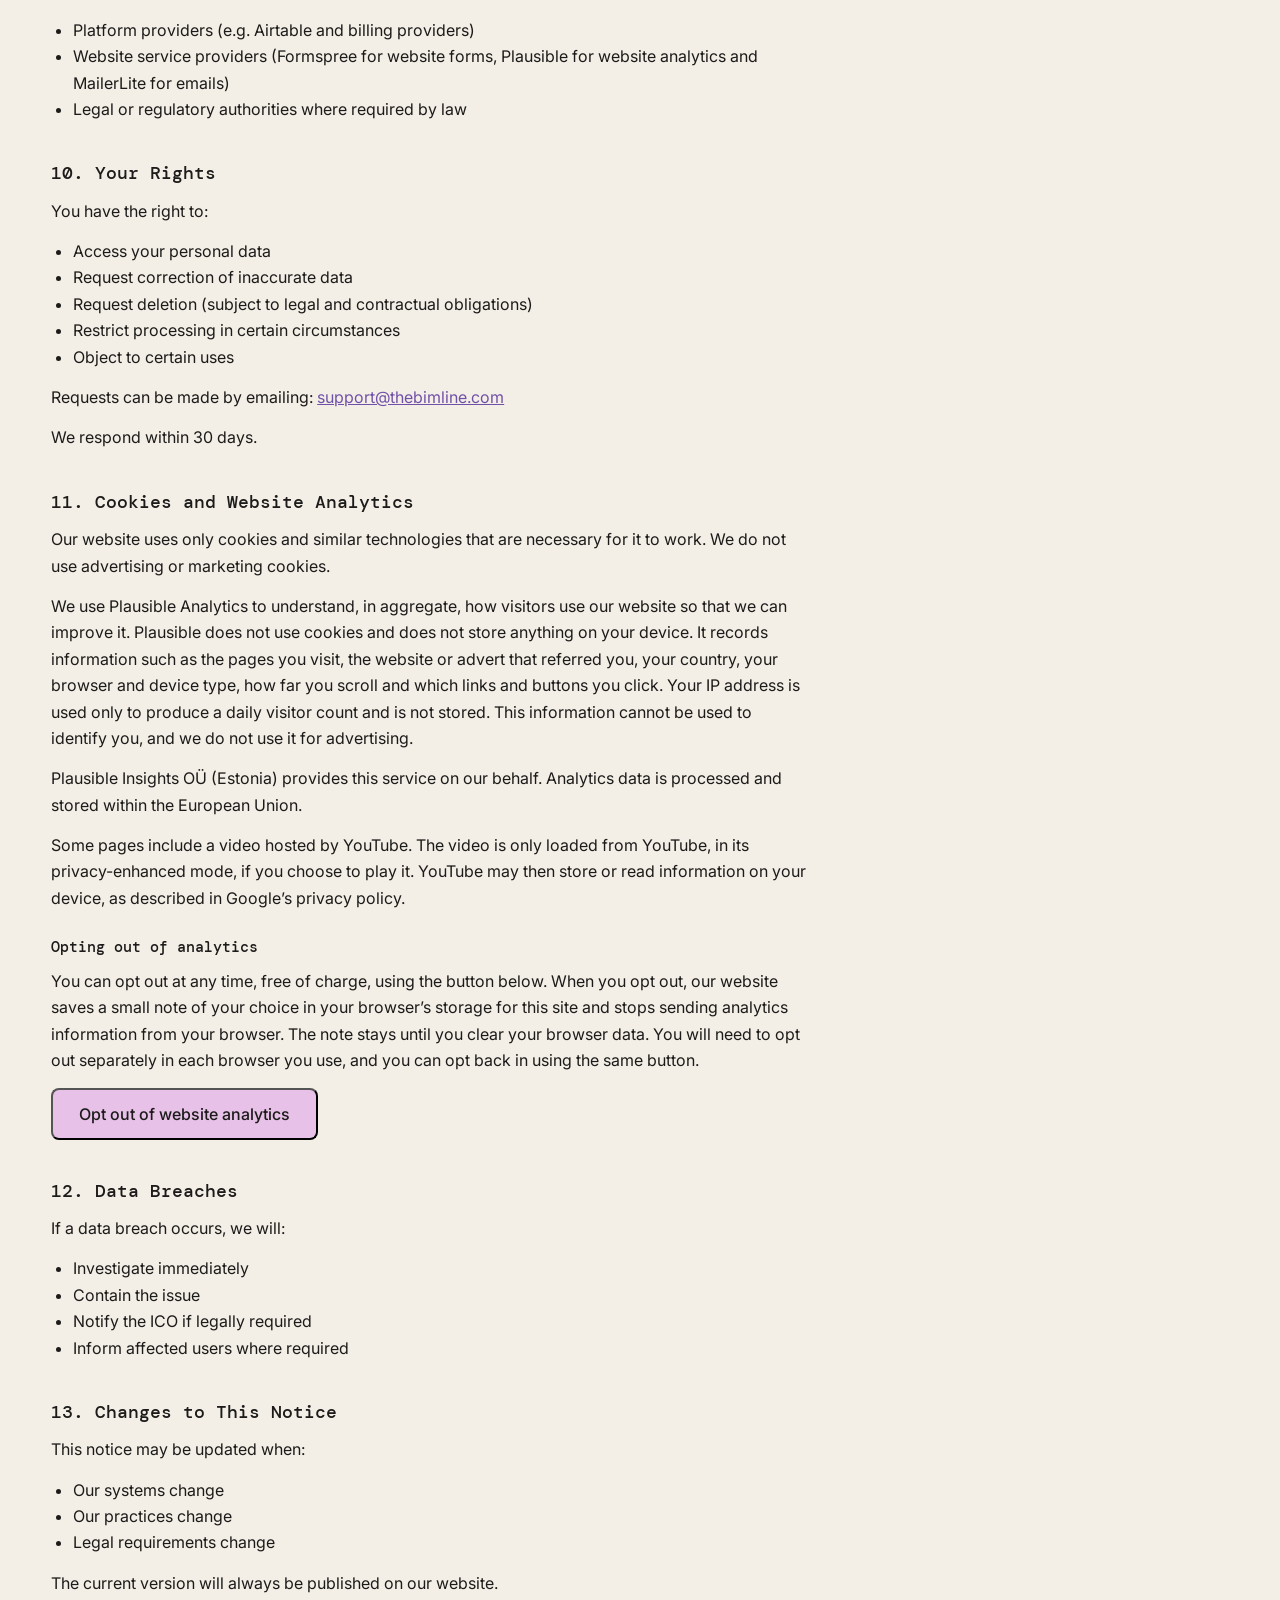
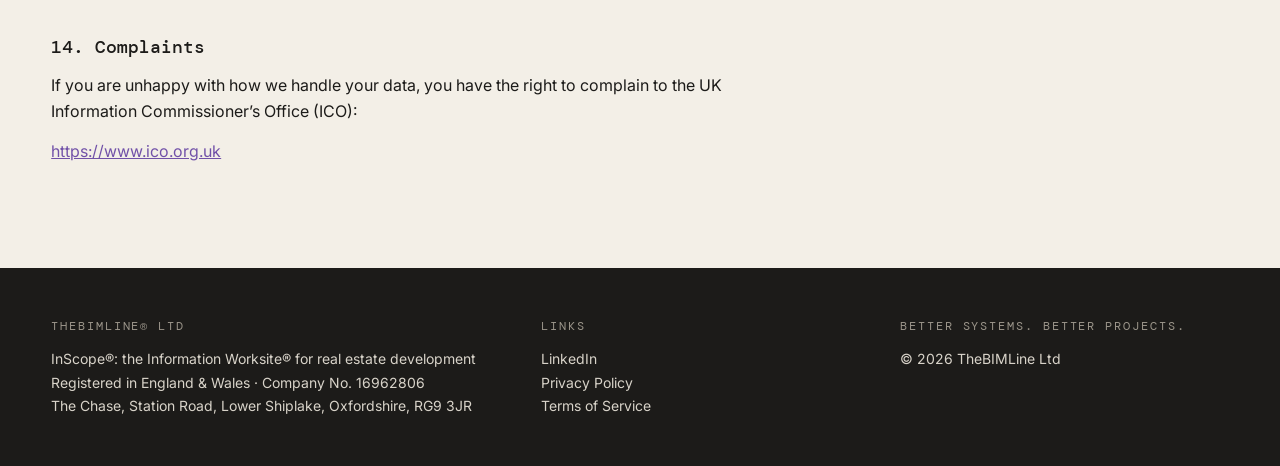
<file: privacy.html>
<!DOCTYPE html>
<html lang="en-GB">
<head>
<meta charset="UTF-8">
<meta name="viewport" content="width=device-width, initial-scale=1.0">
<title>Privacy Notice | TheBIMLine</title>
<link rel="preconnect" href="https://fonts.googleapis.com">
<link rel="preconnect" href="https://fonts.gstatic.com" crossorigin>
<link href="https://fonts.googleapis.com/css2?family=DM+Mono:wght@300;400;500&family=Inter:wght@400;500;600&display=swap" rel="stylesheet">
<!--FONTS-->
<style>
:root{
  --paper:#F3EFE7; --paper-2:#EAE4D9; --ink:#1C1B19; --muted:#6B665D;
  --rule:rgba(28,27,25,.2); --accent:#7151a8;
  --pink:#E7C1E8; --blue:#BFDDF3;
  --mono:"DM Mono", ui-monospace, monospace;
  --sans:"Inter", Arial, sans-serif;
  --gutter:clamp(16px, 4vw, 56px);
}
*{box-sizing:border-box}
html{-webkit-text-size-adjust:100%}
body{margin:0;background:var(--paper);color:var(--ink);font-family:var(--sans);font-size:18px;line-height:1.65}
img,video{display:block;max-width:100%}
a{color:inherit}

/* type: two fonts, five sizes */
.label{font-family:var(--mono);font-size:12px;letter-spacing:.16em;text-transform:uppercase;color:var(--muted)}
.h1,.h2,.h3{font-family:var(--mono);font-weight:400;text-transform:uppercase;letter-spacing:.01em;margin:0}
.h1{font-size:clamp(30px,4.2vw,54px);line-height:1.08}
.h2{font-size:clamp(26px,3.2vw,40px);line-height:1.12}
.h3{font-size:clamp(20px,2vw,24px);line-height:1.25}
p{margin:0 0 1em}
.lead{font-size:20px;line-height:1.55}
.muted{color:var(--muted)}

/* header */
.site-header{display:flex;align-items:center;justify-content:space-between;padding:22px var(--gutter);border-bottom:1px solid var(--rule)}
.logo{font-family:var(--sans);font-weight:600;font-size:24px;letter-spacing:-.02em;text-decoration:none}
.nav{display:flex;gap:28px;align-items:center}
.nav a{font-family:var(--mono);font-size:12px;letter-spacing:.14em;text-transform:uppercase;text-decoration:none}
.nav a.btn{padding:10px 16px}

/* buttons: V1 colours */
.btn{display:inline-block;padding:14px 26px;border-radius:8px;text-decoration:none;font-family:var(--sans);font-size:16px;font-weight:500;color:var(--ink);background:var(--pink)}
.btn.blue{background:var(--blue)}
.ctas{display:flex;gap:14px;flex-wrap:wrap;margin-top:34px}

/* layout */
.wrap{max-width:1320px;margin:0 auto;padding:0 var(--gutter)}
section{padding:clamp(56px,8vw,110px) 0}
.section-head{display:flex;justify-content:space-between;align-items:baseline;border-top:1px solid var(--ink);padding-top:14px;margin-bottom:clamp(36px,5vw,64px)}
figure{margin:0}
figcaption{font-family:var(--mono);font-size:11px;letter-spacing:.14em;text-transform:uppercase;color:var(--muted);margin-top:12px;display:flex;justify-content:space-between;gap:16px}
.photo{width:100%;height:100%;object-fit:cover}

/* hero: text left, photo right, circles bottom left */
.hero{position:relative;overflow:hidden;padding:clamp(48px,7vw,96px) 0 clamp(56px,8vw,110px);border-bottom:1px solid var(--rule)}
.hero::before{content:"";position:absolute;right:max(0px,calc((100vw - 1320px)/2 + 260px));bottom:-150px;width:560px;height:560px;background:url("img/tbl-symbol-large_3.png") left bottom/contain no-repeat;opacity:.6;mix-blend-mode:multiply;pointer-events:none}
.hero-grid{position:relative;display:grid;grid-template-columns:minmax(0,1.35fr) minmax(0,.65fr);gap:clamp(32px,5vw,72px);align-items:end}
.hero-copy{position:relative;padding:44px 0 44px}
.hero-copy::before,.hero-copy::after{content:"+";position:absolute;font-family:var(--mono);font-size:22px;color:rgba(0,0,0,.3)}
.hero-copy::before{top:0;left:0}
.hero-copy::after{bottom:0;right:6%}
.hero .label{margin-bottom:28px;display:block}
.hero .h1{font-size:clamp(30px,4.6vw,64px);line-height:1.06;margin-bottom:28px}
.hero-photo{position:relative;z-index:1;margin:0;max-width:420px;justify-self:end;width:100%}
.hero-photo img{width:100%;aspect-ratio:4/5;object-fit:cover}

/* problem */
.problem-grid{display:grid;grid-template-columns:minmax(0,1.1fr) minmax(0,.9fr);gap:clamp(32px,5vw,80px);align-items:start}
.problem .h2{margin-bottom:18px}
.spec{border-top:1px solid var(--rule);margin:36px 0 30px}
.spec-row{display:grid;grid-template-columns:150px minmax(0,1fr);gap:20px;padding:16px 0;border-bottom:1px solid var(--rule)}
.spec-row dt{font-family:var(--mono);font-size:12px;letter-spacing:.16em;text-transform:uppercase;color:var(--muted);padding-top:4px}
.spec-row dd{margin:0}
.named{margin-top:36px;padding:26px 0 4px;border-top:1px solid var(--ink)}
.named .h3{margin-bottom:12px}
.named p:last-child{margin:0}
.problem-photo{position:static}
.stakes{margin:28px 0 0;padding:24px 26px;background:var(--paper-2);border-left:3px solid var(--accent);font-size:19px;line-height:1.55;font-weight:400;color:var(--ink)}
.problem-photo img{aspect-ratio:4/5;object-fit:cover;width:100%}

.symptoms{margin:36px 0 30px;border-top:1px solid var(--rule)}
.sym-row{display:grid;grid-template-columns:minmax(0,.9fr) minmax(0,1.1fr);gap:24px;padding:18px 0;border-bottom:1px solid var(--rule);align-items:baseline}
.sym-row strong{font-weight:400;line-height:1.4;color:var(--muted)}
.sym-row span{color:var(--muted)}
@media (max-width:600px){.sym-row{grid-template-columns:1fr;gap:4px}}

/* case study */
.case-grid{display:grid;grid-template-columns:minmax(0,.85fr) minmax(0,1.15fr);gap:clamp(32px,5vw,80px);align-items:start}
.video-frame{position:relative;max-width:380px;aspect-ratio:9/16;background:#111;border-radius:22px;overflow:hidden;box-shadow:0 30px 60px rgba(28,27,25,.18)}
.video-frame video{width:100%;height:100%;object-fit:cover}
.case .h2{margin-bottom:22px}
.quote{font-family:var(--mono);text-transform:uppercase;font-size:clamp(24px,2.8vw,34px);line-height:1.2;margin:36px 0 10px;color:var(--accent)}
.quote-cite{font-family:var(--mono);font-size:12px;letter-spacing:.16em;text-transform:uppercase;color:var(--muted)}
.mini-quote{margin-top:22px;font-size:18px}
.strip{display:grid;grid-template-columns:repeat(3,minmax(0,1fr));gap:clamp(12px,2vw,24px);margin-top:clamp(48px,6vw,80px)}
.strip img{aspect-ratio:4/5;object-fit:cover;width:100%}

.flag{display:inline-block;font-family:var(--sans);font-size:11px;font-weight:600;letter-spacing:0;text-transform:none;padding:1px 7px;border-radius:4px;background:#FDEBDD;color:#8A3D12;vertical-align:middle;margin-left:6px}
.next{border-top:1px solid var(--ink);padding:26px 0 70px;text-align:center}


/* guide */
.guide-grid{display:grid;grid-template-columns:minmax(0,.8fr) minmax(0,1.2fr);gap:clamp(32px,5vw,80px);align-items:start}
.guide-photo img{width:100%;aspect-ratio:4/5;object-fit:cover;object-position:50% 18%}
.guide .h2{margin-bottom:26px}
.quotes{display:grid;grid-template-columns:1fr 1fr 1fr;gap:clamp(20px,3vw,40px);margin:40px 0;padding-top:28px;border-top:1px solid var(--rule)}
.quotes blockquote{margin:0}
.quotes p{font-size:17px;line-height:1.6}
.quotes .quote-cite{font-size:12px;line-height:1.6}
.turn{margin-top:46px;padding:36px 0 0;border-top:1px solid var(--ink)}
.turn .label{display:block;margin-bottom:10px}
.turn .h1{font-size:clamp(34px,5vw,64px)}

/* how it works */
.how-intro{display:grid;grid-template-columns:minmax(0,1fr) minmax(0,1fr);gap:clamp(32px,5vw,80px);align-items:end;margin-bottom:clamp(40px,5vw,64px)}
.cols3{display:grid;grid-template-columns:repeat(3,minmax(0,1fr));gap:clamp(20px,3vw,40px);border-top:1px solid var(--rule);padding-top:28px}
.cols3 .label{display:block;margin-bottom:12px}
.cols3 .h3{margin-bottom:12px}
.print{margin:clamp(48px,6vw,80px) 0 0;padding:14px;background:#fff;box-shadow:0 24px 50px rgba(28,27,25,.12)}
.print img{width:100%}
.future{display:grid;grid-template-columns:minmax(0,1fr) minmax(0,1fr);gap:clamp(32px,5vw,80px);margin-top:clamp(56px,7vw,96px);padding-top:28px;border-top:1px solid var(--ink)}

/* case 2 */
.case2-grid{display:grid;grid-template-columns:minmax(0,1fr) minmax(0,1.1fr);gap:clamp(32px,5vw,80px);align-items:start}
.case2-photos{display:grid;grid-template-columns:repeat(12,minmax(0,1fr));grid-template-rows:auto clamp(70px,7vw,110px) auto}
.case2-photos img{width:100%;object-fit:cover;display:block}
.case2-photos .fig-a{grid-column:1/8;grid-row:1/3}
.case2-photos .fig-b{grid-column:3/13;grid-row:2/4;position:relative;z-index:1;align-self:start;margin-top:clamp(20px,3.4vw,52px)}
.case2-quote{margin-top:clamp(48px,6vw,88px)}
.case2-quote .quote{margin-top:0}
.case2-photos .tall{aspect-ratio:1/1}
.case2-photos .shot{background:#fff;padding:4px;box-shadow:0 24px 50px rgba(28,27,25,.18)}

/* plan + pricing */
.steps{list-style:none;margin:0;padding:0;display:grid;grid-template-columns:repeat(3,minmax(0,1fr));gap:clamp(20px,3vw,40px);border-top:1px solid var(--ink)}
.steps li{padding-top:20px}
.steps .num{font-family:var(--mono);font-size:clamp(40px,5vw,64px);line-height:1;display:block;margin-bottom:16px;color:var(--accent)}
.plan-notes{display:grid;grid-template-columns:1fr 1fr;gap:clamp(20px,3vw,40px);margin-top:40px}
.pricing{display:grid;grid-template-columns:1fr 1fr;gap:clamp(20px,3vw,40px);margin-top:clamp(56px,7vw,90px)}
.price-card{border:1px solid var(--ink);padding:30px 32px}
.price-card .price{font-family:var(--mono);font-size:clamp(40px,4.5vw,56px);line-height:1;margin:18px 0 14px}
.price-card .price small{font-family:var(--sans);font-size:16px;color:var(--muted);margin-left:6px}
.offer{grid-column:1/-1;margin:0;display:flex;flex-wrap:wrap;gap:10px}
.offer span{font-family:var(--mono);font-size:12px;letter-spacing:.14em;text-transform:uppercase;padding:9px 14px;border:1px solid var(--accent);color:var(--accent);border-radius:999px}
.offer span+span{border-color:var(--rule);color:var(--muted)}
.price-note{grid-column:1/-1;margin:0;padding-top:8px}
.price-note .h3{margin:0 0 10px}
.price-note p{margin:0}

/* faq */
.faq-list{border-top:1px solid var(--ink)}
.faq-item{border-bottom:1px solid var(--rule)}
.faq-question{width:100%;display:flex;justify-content:space-between;gap:20px;align-items:center;background:none;border:0;padding:22px 0;text-align:left;cursor:pointer;font-family:var(--sans);font-size:19px;font-weight:500;color:var(--ink)}
.faq-icon{font-family:var(--mono);font-size:22px}
.faq-answer{display:none;padding:0 0 18px;max-width:820px}
.faq-item.active .faq-answer{display:block}
.faq-answer p{color:var(--muted)}

/* closing */
.closing{text-align:left;background:var(--paper-2)}
.closing .h1{max-width:1000px;margin-bottom:26px}
.closing .lead{font-weight:500}
.footer{background:var(--ink);color:#d8d3c9;padding:48px 0;font-size:14px;line-height:1.7}
.footer-grid{display:grid;grid-template-columns:1.4fr 1fr 1fr;gap:30px}
.footer .label{color:#9b958a;display:block;margin-bottom:10px}
.footer a{display:block;text-decoration:none}

/* contact modal */
.contact-modal{position:fixed;inset:0;background:rgba(28,27,25,.55);display:none;align-items:center;justify-content:center;z-index:50;padding:16px}
.contact-modal.active{display:flex}
.contact-box{position:relative;background:var(--paper);max-width:520px;width:100%;padding:36px}
.contact-box h2{font-family:var(--mono);font-weight:400;text-transform:uppercase;font-size:26px;margin:0 0 20px}
.contact-form{display:grid;gap:12px}
.contact-form input,.contact-form textarea{font:inherit;font-size:16px;padding:12px 14px;border:1px solid var(--rule);background:#fff}
.submit-btn{font:inherit;border:0;border-radius:8px;padding:14px;background:var(--pink);cursor:pointer}
.close-modal{position:absolute;top:10px;right:14px;border:0;background:none;font-size:28px;cursor:pointer}
.contact-note{font-size:14px;color:var(--muted);margin:14px 0 0}

@media (max-width:900px){
  .guide-grid,.how-intro,.future,.case2-grid,.plan-notes,.pricing,.quotes,.footer-grid{grid-template-columns:1fr}
  .cols3,.steps{grid-template-columns:1fr}
  .case2-photos{grid-template-rows:auto 60px auto}
  .guide-photo img{aspect-ratio:1/1}
}

@media (max-width:900px){
  .nav a:not(.btn){display:none}
  .hero-grid,.problem-grid,.case-grid{grid-template-columns:1fr}
  .problem-photo{position:static}
  .problem-photo img{aspect-ratio:4/3}
  .video-frame{margin:0 auto;max-width:320px}
  .spec-row{grid-template-columns:1fr;gap:4px}
  .strip{grid-template-columns:1fr 1fr}
  .strip figure:nth-child(2){display:none}
  .hero::before{width:280px;height:280px;opacity:.45}
  .hero-photo img{aspect-ratio:4/3}
  .hero-copy::after{right:0}
}

.legal{padding:clamp(48px,7vw,96px) 0}
.legal .terms-container{max-width:760px}
.legal h1{font-family:'DM Mono',monospace;font-weight:400;font-size:clamp(30px,4vw,44px);line-height:1.15;margin:0 0 12px;letter-spacing:-.01em}
.legal h2{font-family:'DM Mono',monospace;font-weight:500;font-size:18px;line-height:1.3;margin:40px 0 12px}
.legal h3{font-family:'DM Mono',monospace;font-weight:500;font-size:15px;margin:24px 0 8px}
.legal p,.legal li{font-size:16px;line-height:1.65;color:var(--ink)}
.legal p{margin:0 0 14px}
.legal ul,.legal ol{margin:0 0 14px;padding-left:22px}
.legal a{color:var(--accent)}
.legal .terms-date{color:var(--muted);font-size:14px}
.legal .terms-intro{font-size:18px}
.legal hr{border:0;border-top:1px solid var(--rule);margin:28px 0}
</style>
<!-- Website analytics (Plausible). At launch, paste the script URL from Plausible's install snippet into PLAUSIBLE_SRC.
     Visitors who opt out (Privacy Notice, section 11) never load it. -->
<script>
(function(){
  var PLAUSIBLE_SRC = 'https://plausible.io/js/pa-am8eHyTNMvPAZF0UloEwz.js';
  function optedOut(){ try { return localStorage.getItem('plausible_ignore') === 'true'; } catch (e) { return false; } }
  window.plausible = window.plausible || function(){ (plausible.q = plausible.q || []).push(arguments); };
  plausible.init = plausible.init || function(i){ plausible.o = i || {}; };
  window.tblOptedOut = optedOut;
  window.tblTrack = function(name){ if (!optedOut()) { try { plausible(name); } catch (e) {} } };
  if (!PLAUSIBLE_SRC || optedOut()) return;
  var s = document.createElement('script'); s.async = true; s.src = PLAUSIBLE_SRC;
  document.head.appendChild(s);
  plausible.init();
})();
</script>
</head>
<body>

<header class="site-header">
  <a class="logo" href="index.html">TheBIMLine</a>
  <nav class="nav">
    <a href="index.html#how">How it works</a>
    <a href="index.html#case">Case study</a>
    <a href="index.html#start">Getting started</a>
    <a href="index.html#faq">FAQ</a>
    <a class="btn js-book" data-track="Book Call Open" href="#">Book a call</a>
  </nav>
</header>

<main class="legal"><div class="wrap">

  <div class="terms-container">

    <h1>Privacy Notice</h1>

    <p class="terms-date">
      Last updated: 20 November 2026
    </p>

    <p class="terms-intro">
      This Privacy Notice explains how TheBIMLine Ltd collects, uses, stores and protects personal data.
    </p>

    <hr class="terms-divider">

    <h2>1. Who We Are</h2>

    <p>
      TheBIMLine Ltd provides project information management and coordination tools for development, construction, and property-related projects.
    </p>

    <p>
      We are the data controller for the personal data processed through our systems.
    </p>

    <p>
      <strong>Company name:</strong> TheBIMLine Ltd
    </p>

    <p>
      <strong>Registered office:</strong><br>
      The Chase<br>
      Station Road<br>
      Lower Shiplake<br>
      Oxfordshire<br>
      RG9 3JR<br>
      United Kingdom
    </p>

    <p>
      <strong>Contact email:</strong>
      <a href="mailto:support@thebimline.com">support@thebimline.com</a>
    </p>

    <h2>2. What Personal Data We Collect</h2>

    <p>
      We only collect the minimum data necessary to operate our services.
    </p>

    <h3>a) For registered users and project team members</h3>

    <ul>
      <li>First name</li>
      <li>Surname</li>
      <li>Email address</li>
      <li>Company name</li>
      <li>Job role / title (optional)</li>
      <li>Phone number (optional, where needed for account or support communication)</li>
    </ul>

    <h3>b) For project records</h3>

    <p>
      As part of normal project documentation, users may record references to third parties such as suppliers, consultants, or retailers. This may include:
    </p>

    <ul>
      <li>Name</li>
      <li>Work email address</li>
      <li>Job role</li>
      <li>Company name</li>
    </ul>

    <p>
      This information is stored as part of the project record.
    </p>

    <h3>c) Billing information (lead organisation only)</h3>

    <p>
      We invoice the lead organisation using a third-party billing provider (for example, GoCardless). We do not collect or store bank account details.
    </p>

    <p>
      Billing providers may process:
    </p>

    <ul>
      <li>Billing contact name</li>
      <li>Email address</li>
      <li>Company details</li>
      <li>Invoice data</li>
    </ul>

    <h3>d) Website enquiries</h3>

    <p>
      When you request a Planning Tracker or send us an enquiry through our website, we collect the details you enter: your name, email address and the information you provide, such as a planning reference, site address, company or message. If you reached our website through a tagged link (for example in one of our emails or adverts), we also record which campaign the link came from. We use these details to respond to you and to provide what you have asked for. Our legal basis is our legitimate interest in responding to enquiries, or taking steps at your request before entering into a contract.
    </p>

    <p>
      Our website forms are processed by Formspree, Inc., which delivers your submission to us by email and keeps a copy for a limited period. Formspree is based in the United States, so your details are transferred outside the UK. Formspree states that it relies on standard contractual clauses to protect personal data transferred in this way.
    </p>

    <p>
      If you request a Planning Tracker or book a call, we may also send you occasional emails about InScope, unless you tick the box on the form to say you’d rather not. Every email includes an unsubscribe link, and you can opt out at any time, free of charge. We send these emails using MailerLite, an EU-based email service. Our legal basis is our legitimate interest in telling people who have tried the Planning Tracker or asked about InScope more about it. We keep you on our email list until you unsubscribe.
    </p>

    <p>
      We keep enquiry details for up to two years after our last contact with you, unless you become a customer, in which case section 8 applies.
    </p>

    <h2>3. How We Collect Your Data</h2>

    <p>
      We collect data:
    </p>

    <ul>
      <li>When a lead user adds you as an authorised project member</li>
      <li>When you accept an invitation to join the system</li>
      <li>When you use the platform</li>
      <li>When you contact us for support or enquiries</li>
      <li>When you submit a demo request or download a guide</li>
    </ul>

    <h2>4. Why We Use Your Data (Legal Basis)</h2>

    <p>
      We process personal data under the following lawful bases:
    </p>

    <h3>a) Contractual necessity</h3>

    <p>
      We use your data to:
    </p>

    <ul>
      <li>Create and manage user accounts</li>
      <li>Provide access to the platform</li>
      <li>Enable collaboration</li>
      <li>Communicate with you</li>
      <li>Provide support</li>
      <li>Deliver contracted services</li>
      <li>Administer billing</li>
    </ul>

    <h3>b) Legitimate interest</h3>

    <p>
      We use your data to:
    </p>

    <ul>
      <li>Display project team directories</li>
      <li>Enable coordination between authorised users</li>
      <li>Maintain professional project records</li>
      <li>Support project history and accountability</li>
      <li>Handle queries, complaints and legal claims</li>
      <li>Maintain long-term project archives where appropriate</li>
      <li>Respond to website enquiries and Planning Tracker requests</li>
      <li>Send occasional emails about InScope to people who have requested a Planning Tracker or booked a call, and have not opted out</li>
      <li>Understand, in aggregate, how our website is used so we can improve it</li>
    </ul>

    <p>
      These are standard practices in professional project environments.
    </p>

    <h2>5. Who Can See Your Information</h2>

    <p>
      If you are an authorised project user, other authorised users on the same project may be able to see:
    </p>

    <ul>
      <li>Your name</li>
      <li>Your role</li>
      <li>Your company</li>
    </ul>

    <p>
      This mirrors standard project team directories commonly used in the construction and development industry.
    </p>

    <p>
      Access is:
    </p>

    <ul>
      <li>Project-specific</li>
      <li>Role-based</li>
      <li>Controlled by the lead user or project owner</li>
    </ul>

    <h2>6. Passwords and Security</h2>

    <p>
      Passwords and authentication credentials are managed by our platform provider.
    </p>

    <p>
      TheBIMLine Ltd does not have access to your password.
    </p>

    <h2>7. Where Your Data Is Stored</h2>

    <p>
      We use reputable cloud-based platforms, including:
    </p>

    <ul>
      <li>Airtable (hosting the InScope platform, project data and user records)</li>
      <li>Billing providers (processing invoices and subscription payments)</li>
      <li>Email systems (communication and support)</li>
      <li>Formspree (website enquiry and Planning Tracker forms)</li>
      <li>Plausible Analytics (aggregate website statistics)</li>
      <li>MailerLite (occasional emails about InScope)</li>
    </ul>

    <p>
      These providers use industry-standard security measures, including encrypted connections and secure data storage. TheBIMLine does not operate its own data centres or independently host customer data.
    </p>

    <h2>8. How Long We Keep Your Data</h2>

    <h3>Active projects</h3>

    <p>
      Your data is retained for the duration of the active project.
    </p>

    <h3>Archived projects</h3>

    <p>
      When a project closes:
    </p>

    <ul>
      <li>Data may be exported for the lead client as part of project close-out and handover</li>
      <li>Data is transferred to a read-only archive</li>
      <li>No active processing occurs</li>
      <li>Records are kept to support project history and accountability, and to meet legal obligations</li>
    </ul>

    <p>
      Once data has been exported to the lead client, they become responsible for their own handling and storage of that copy.
    </p>

    <p>
      There is no fixed deletion period. Data is retained only as long as it is reasonably necessary for these purposes.
    </p>

    <h2>9. Sharing Your Data</h2>

    <p>
      We do not sell or trade personal data.
    </p>

    <p>
      We may share data only with:
    </p>

    <ul>
      <li>Platform providers (e.g. Airtable and billing providers)</li>
      <li>Website service providers (Formspree for website forms, Plausible for website analytics and MailerLite for emails)</li>
      <li>Legal or regulatory authorities where required by law</li>
    </ul>

    <h2>10. Your Rights</h2>

    <p>
      You have the right to:
    </p>

    <ul>
      <li>Access your personal data</li>
      <li>Request correction of inaccurate data</li>
      <li>Request deletion (subject to legal and contractual obligations)</li>
      <li>Restrict processing in certain circumstances</li>
      <li>Object to certain uses</li>
    </ul>

    <p>
      Requests can be made by emailing:
      <a href="mailto:support@thebimline.com">support@thebimline.com</a>
    </p>

    <p>
      We respond within 30 days.
    </p>

    <h2>11. Cookies and Website Analytics</h2>

    <p>
      Our website uses only cookies and similar technologies that are necessary for it to work. We do not use advertising or marketing cookies.
    </p>

    <p>
      We use Plausible Analytics to understand, in aggregate, how visitors use our website so that we can improve it. Plausible does not use cookies and does not store anything on your device. It records information such as the pages you visit, the website or advert that referred you, your country, your browser and device type, how far you scroll and which links and buttons you click. Your IP address is used only to produce a daily visitor count and is not stored. This information cannot be used to identify you, and we do not use it for advertising.
    </p>

    <p>
      Plausible Insights OÜ (Estonia) provides this service on our behalf. Analytics data is processed and stored within the European Union.
    </p>

    <p>
      Some pages include a video hosted by YouTube. The video is only loaded from YouTube, in its privacy-enhanced mode, if you choose to play it. YouTube may then store or read information on your device, as described in Google’s privacy policy.
    </p>

    <h3>Opting out of analytics</h3>

    <p>
      You can opt out at any time, free of charge, using the button below. When you opt out, our website saves a small note of your choice in your browser’s storage for this site and stops sending analytics information from your browser. The note stays until you clear your browser data. You will need to opt out separately in each browser you use, and you can opt back in using the same button.
    </p>

    <p>
      <button type="button" id="analyticsOptOut" class="btn">Opt out of website analytics</button>
      <span id="analyticsOptOutStatus" role="status" aria-live="polite"></span>
    </p>

    <h2>12. Data Breaches</h2>

    <p>
      If a data breach occurs, we will:
    </p>

    <ul>
      <li>Investigate immediately</li>
      <li>Contain the issue</li>
      <li>Notify the ICO if legally required</li>
      <li>Inform affected users where required</li>
    </ul>

    <h2>13. Changes to This Notice</h2>

    <p>
      This notice may be updated when:
    </p>

    <ul>
      <li>Our systems change</li>
      <li>Our practices change</li>
      <li>Legal requirements change</li>
    </ul>

    <p>
      The current version will always be published on our website.
    </p>

    <h2>14. Complaints</h2>

    <p>
      If you are unhappy with how we handle your data, you have the right to complain to the UK Information Commissioner’s Office (ICO):
    </p>

    <p>
      <a href="https://www.ico.org.uk" target="_blank" rel="noopener noreferrer">https://www.ico.org.uk</a>
    </p>

  </div>

</div></main>

<footer class="footer">
  <div class="wrap footer-grid">
    <div><a href="index.html" aria-label="TheBIMLine home"><span class="label">TheBIMLine® Ltd</span></a>InScope®: the Information Worksite® for real estate development<br>Registered in England &amp; Wales · Company No. 16962806<br>The Chase, Station Road, Lower Shiplake, Oxfordshire, RG9 3JR</div>
    <div><span class="label">Links</span><a href="https://www.linkedin.com/company/thebimline" target="_blank" rel="noopener noreferrer">LinkedIn</a><a href="privacy.html">Privacy Policy</a><a href="terms.html">Terms of Service</a></div>
    <div><span class="label">Better systems. Better projects.</span>© 2026 TheBIMLine Ltd</div>
  </div>
</footer>

<div id="contactModal" class="contact-modal">

  <div class="contact-box">

    <button id="closeContact" class="close-modal">×</button>

    <h2>Book a call</h2>

    <form
  class="contact-form"
  action="https://formspree.io/f/xpqeaabe"
  method="POST">

      <input type="hidden" name="_subject" value="New InScope enquiry">

      <input type="text" name="_gotcha" tabindex="-1" autocomplete="off" aria-hidden="true" style="display:none">


      <input type="text" name="name" placeholder="Name" required>

      <input type="email" name="email" placeholder="Email" required>

      <input type="text" name="project" placeholder="Company / Project">

      <textarea
        name="message"
        rows="5"
        placeholder="What’s your project, and what would you like to discuss?"
        required
      ></textarea>

      <button type="submit" class="submit-btn">
        Let’s talk
      </button>

      <p class="form-status" role="status" aria-live="polite"></p>

    </form>

    <p class="contact-note">
      I’ll reply by email to arrange a time that suits you.
    </p>

  </div>

</div>


<script>
document.querySelectorAll('.js-book').forEach(function(b){b.addEventListener('click',function(e){e.preventDefault();document.getElementById('contactModal').classList.add('active');});});
var cm=document.getElementById('contactModal');
document.getElementById('closeContact').addEventListener('click',function(){cm.classList.remove('active');});
cm.addEventListener('click',function(e){if(e.target===cm)cm.classList.remove('active');});
document.querySelectorAll('.faq-question').forEach(function(btn){btn.addEventListener('click',function(){
  var item=btn.closest('.faq-item'),open=item.classList.contains('active');
  document.querySelectorAll('.faq-item').forEach(function(f){f.classList.remove('active');f.querySelector('.faq-icon').textContent='+';});
  if(!open){item.classList.add('active');item.querySelector('.faq-icon').textContent='−';}
});});
</script>

<script>
// Analytics: clicks on elements marked with data-track
document.addEventListener('click', function(e){
  var el = e.target && e.target.closest ? e.target.closest('[data-track]') : null;
  if (el) tblTrack(el.getAttribute('data-track'));
});
// Forms: submit in the background so a request is only counted when Formspree confirms it.
// Without JavaScript or fetch, the form still submits normally to Formspree.
function tblAjaxForm(form, ev){
  if (!form) return;
  form.addEventListener('submit', function(e){
    if (!window.fetch || !window.FormData) return;
    e.preventDefault();
    if (form.getAttribute('data-sending') === '1') return;
    form.setAttribute('data-sending', '1');
    if (ev.submit) tblTrack(ev.submit);
    var btn = form.querySelector('[type="submit"]');
    var label = btn ? btn.innerHTML : '';
    if (btn) { btn.disabled = true; btn.textContent = 'Sending\u2026'; }
    var status = form.querySelector('.form-status');
    if (status) status.textContent = '';
    function fail(){
      tblTrack(ev.error);
      form.removeAttribute('data-sending');
      if (btn) { btn.disabled = false; btn.innerHTML = label; }
      if (status) status.innerHTML = ev.errorHtml;
    }
    fetch(form.action, { method: 'POST', body: new FormData(form), headers: { 'Accept': 'application/json' } })
      .then(function(r){
        if (r.ok) { tblTrack(ev.sent); form.innerHTML = ev.successHtml; }
        else { fail(); }
      })
      .catch(fail);
  });
}
tblAjaxForm(document.querySelector('#contactModal .contact-form'), {
  sent: 'Enquiry Sent',
  error: 'Enquiry Error',
  successHtml: '<p class="contact-intro"><strong>Thanks. I’ll be in touch to arrange a time.</strong></p>',
  errorHtml: "Sorry, that didn\u2019t send. Please try again, or email <a href=\"mailto:chris.ward@thebimline.com\">chris.ward@thebimline.com</a>."
});

// Analytics opt-out (section 11)
(function(){
  var b = document.getElementById('analyticsOptOut'), st = document.getElementById('analyticsOptOutStatus');
  if (!b) return;
  function render(){
    var out = tblOptedOut();
    b.textContent = out ? 'Opt back in to website analytics' : 'Opt out of website analytics';
    st.textContent = out ? 'You have opted out of website analytics in this browser.' : '';
  }
  b.addEventListener('click', function(){
    try {
      if (tblOptedOut()) { localStorage.removeItem('plausible_ignore'); }
      else { localStorage.setItem('plausible_ignore', 'true'); }
      render();
    } catch (e) {
      st.textContent = 'Your browser is blocking this setting. Please email support@thebimline.com and we will help.';
    }
  });
  render();
})();
</script>

</body>
</html>
</file>
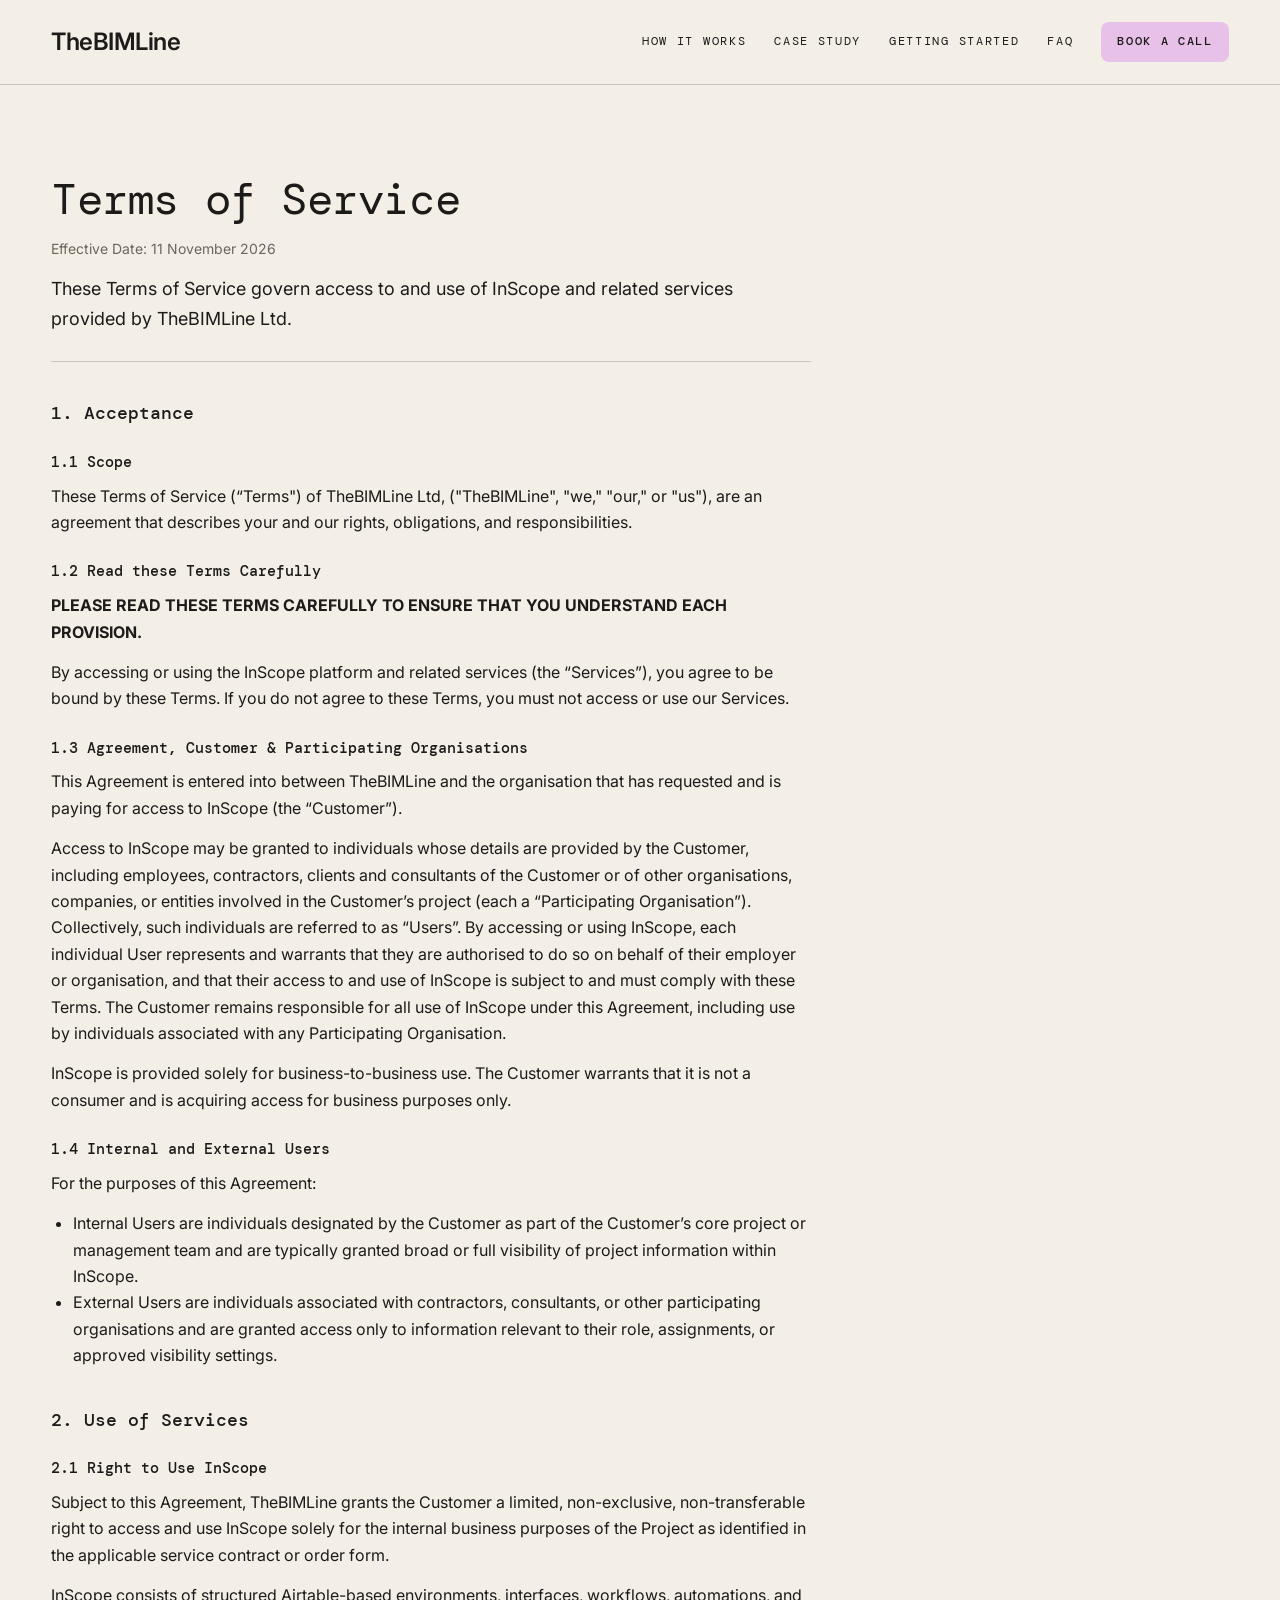
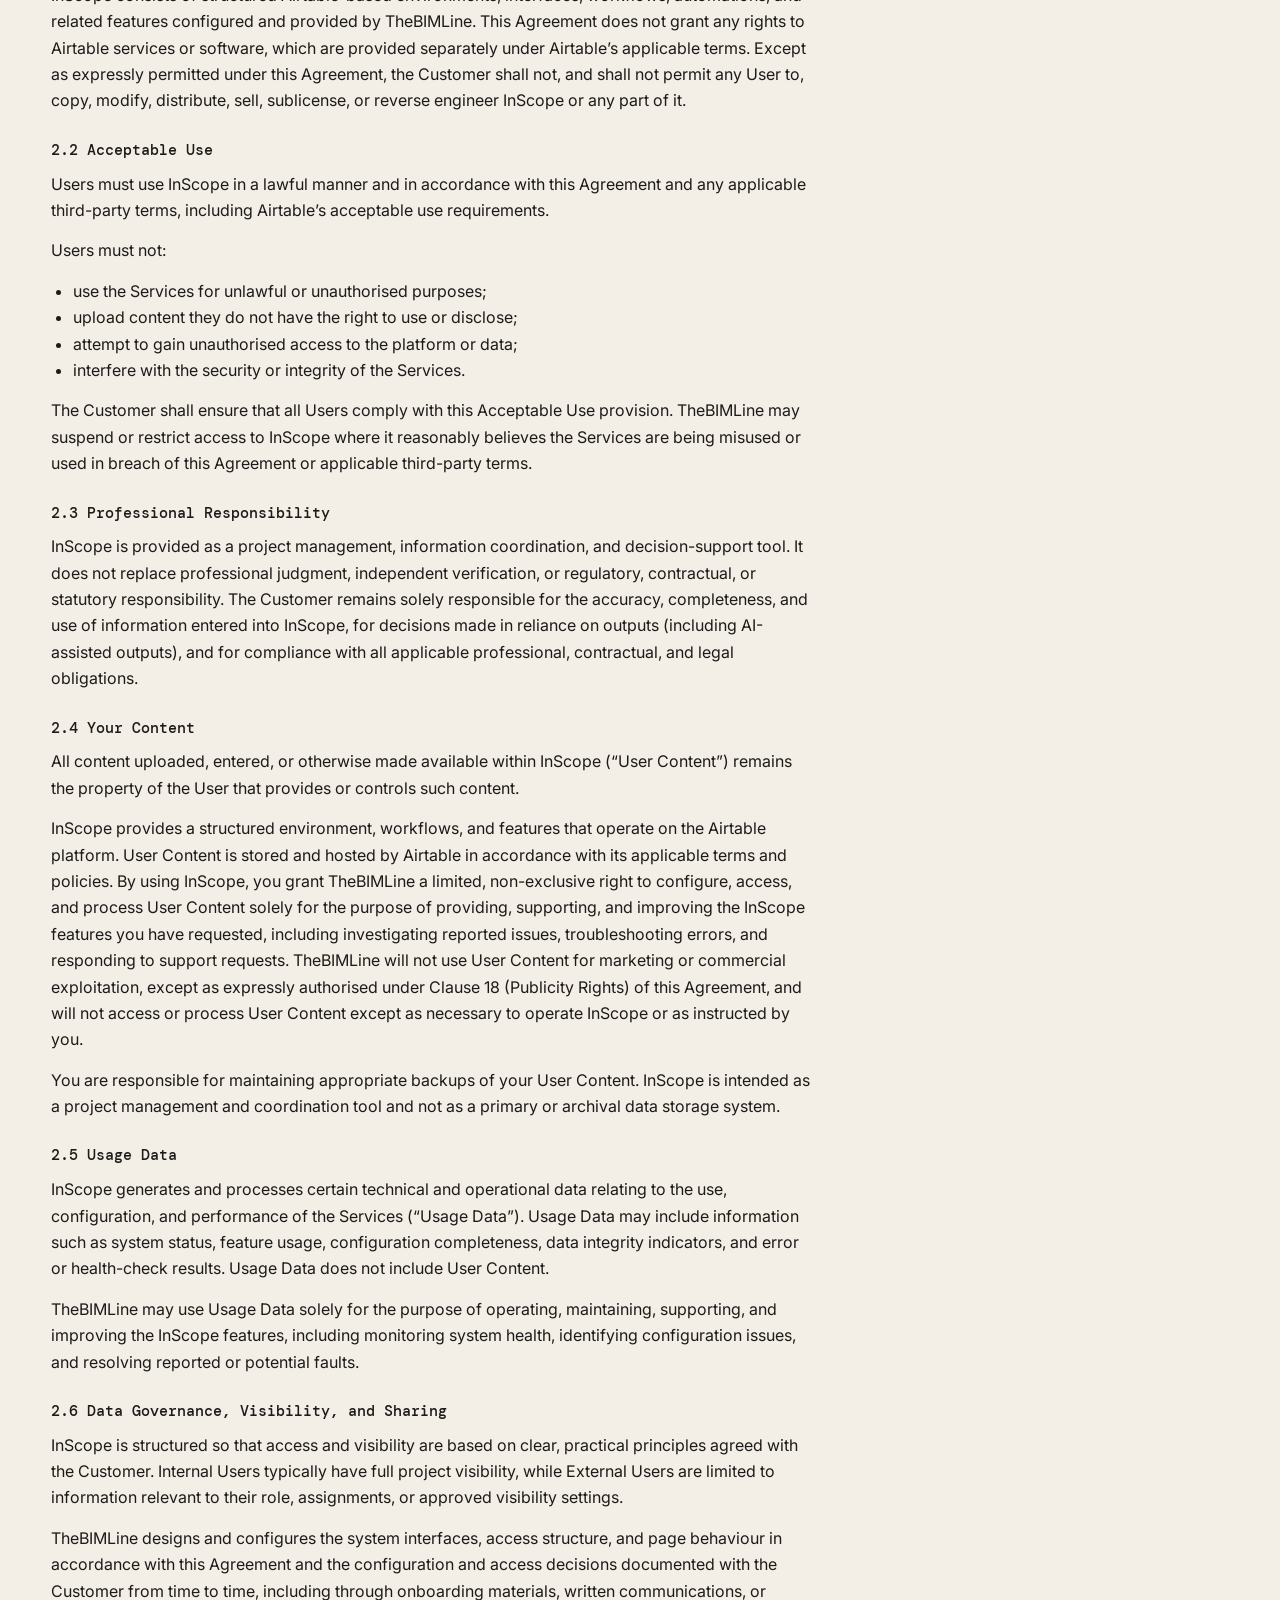
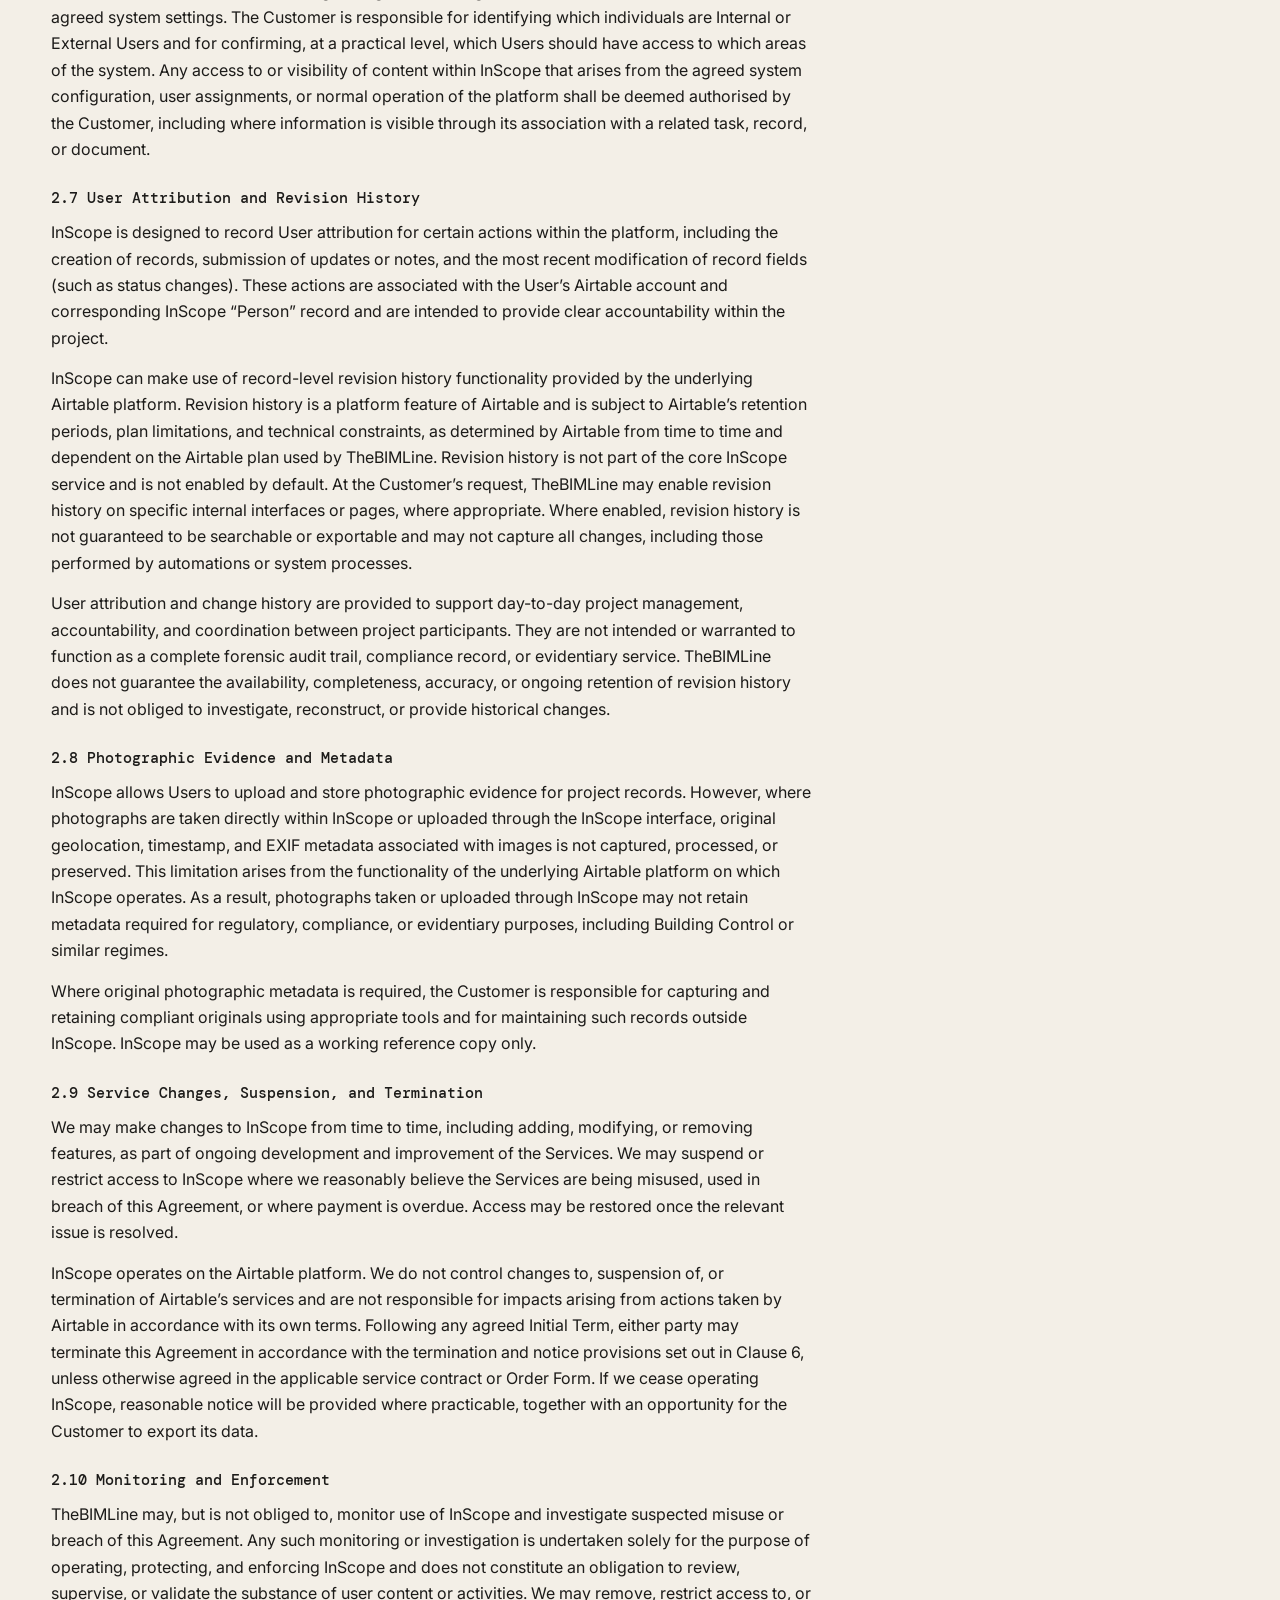
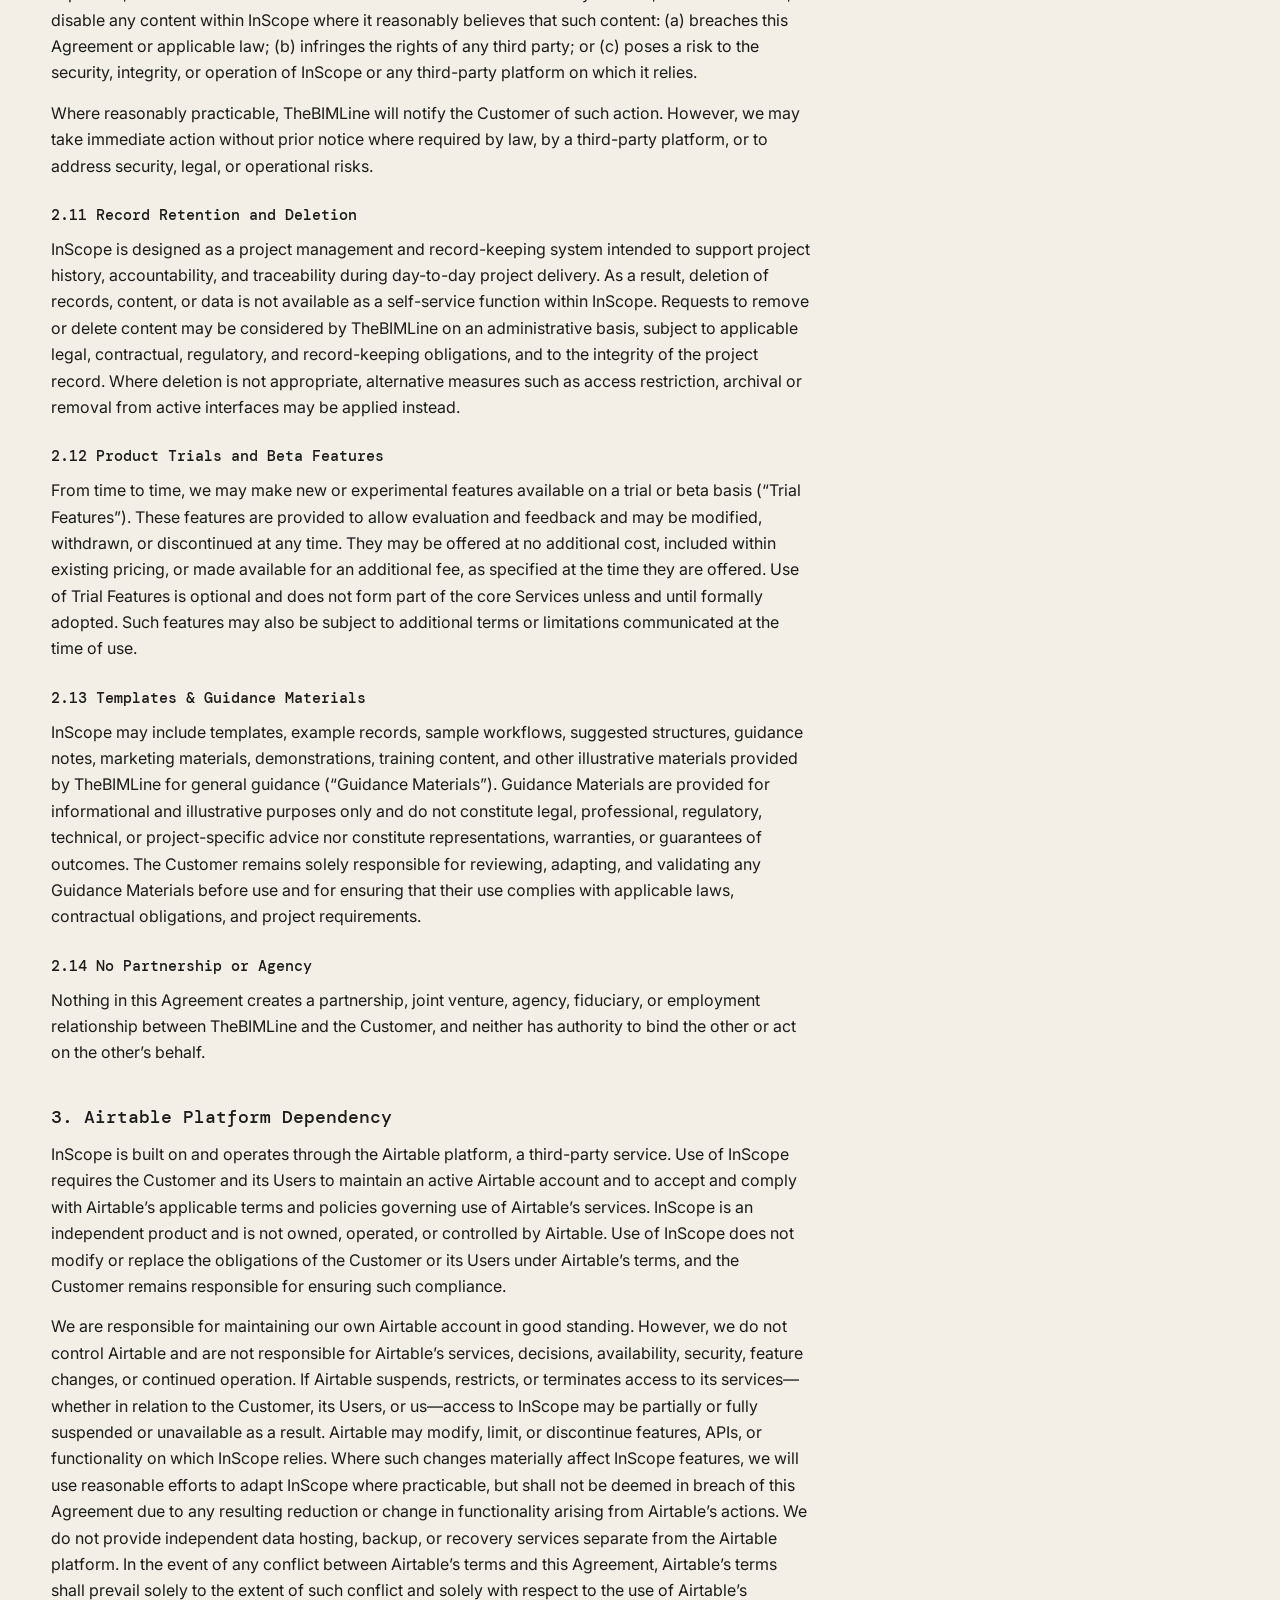
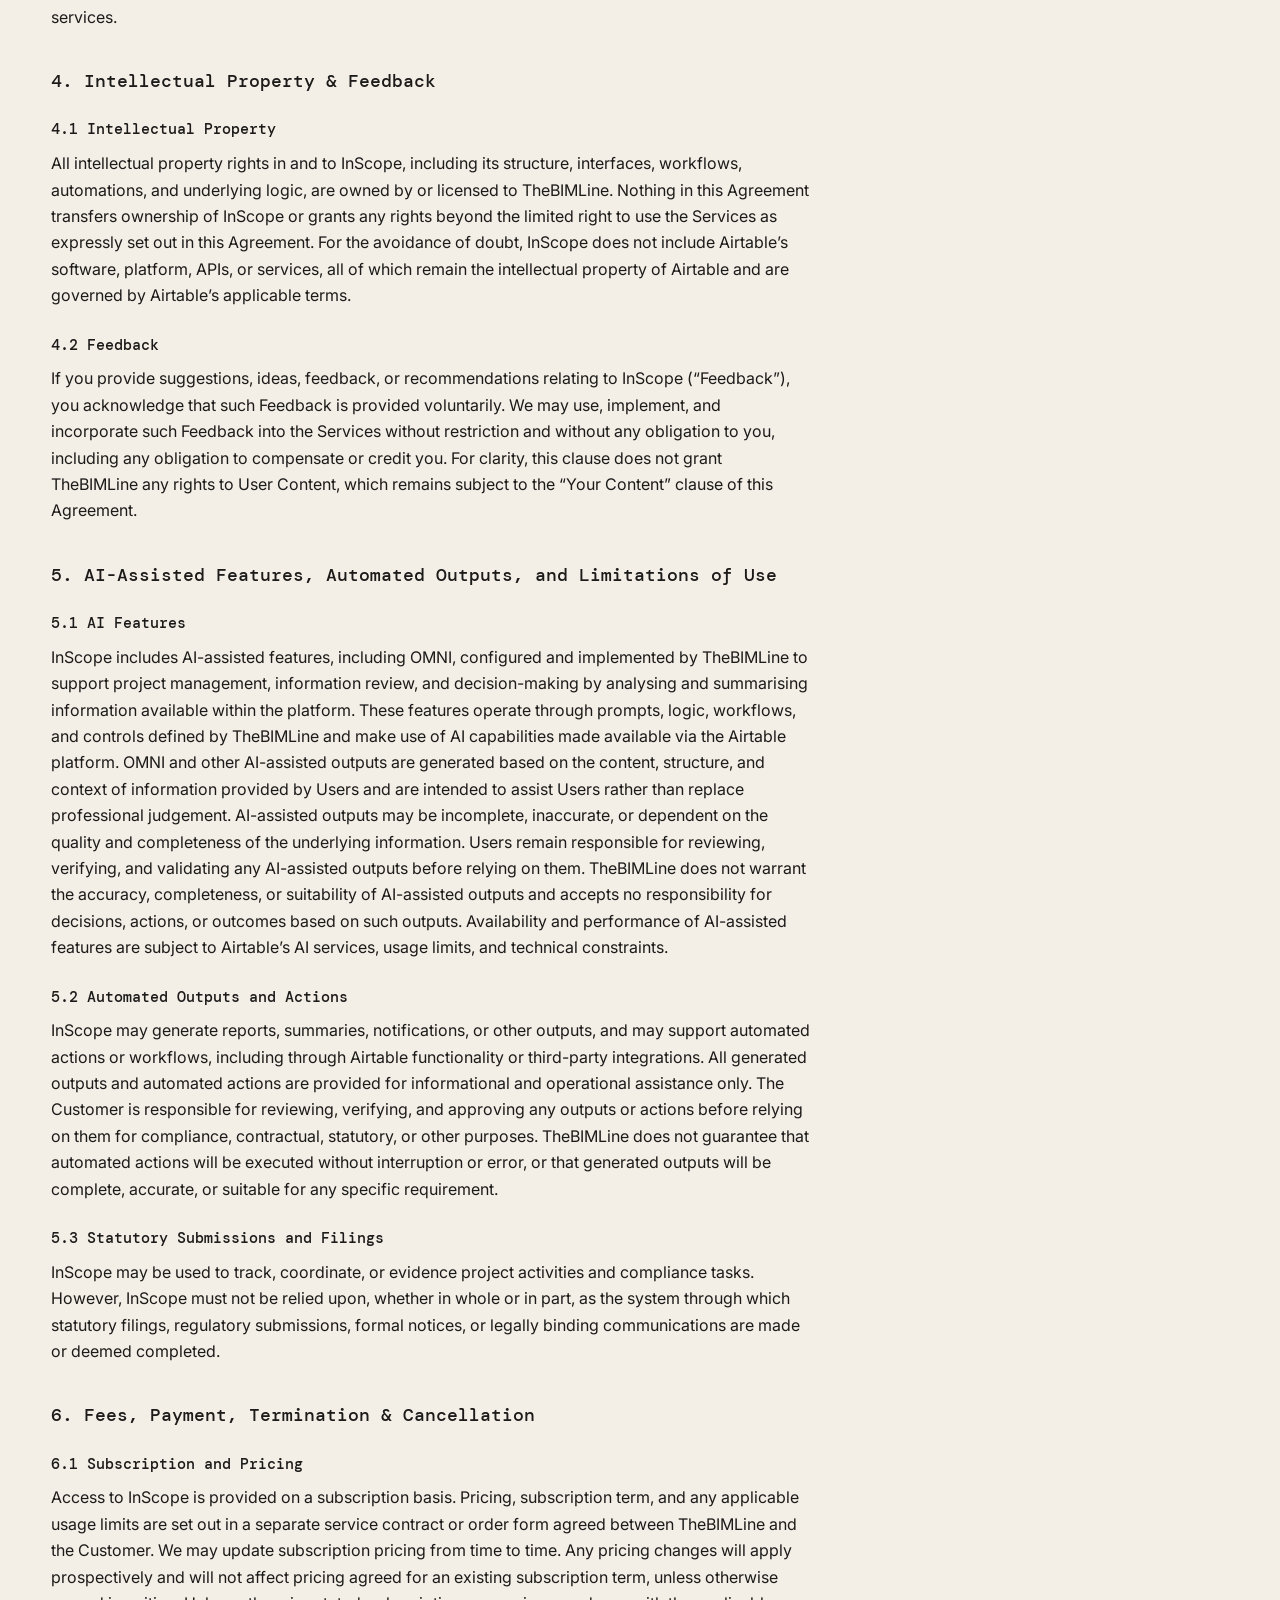
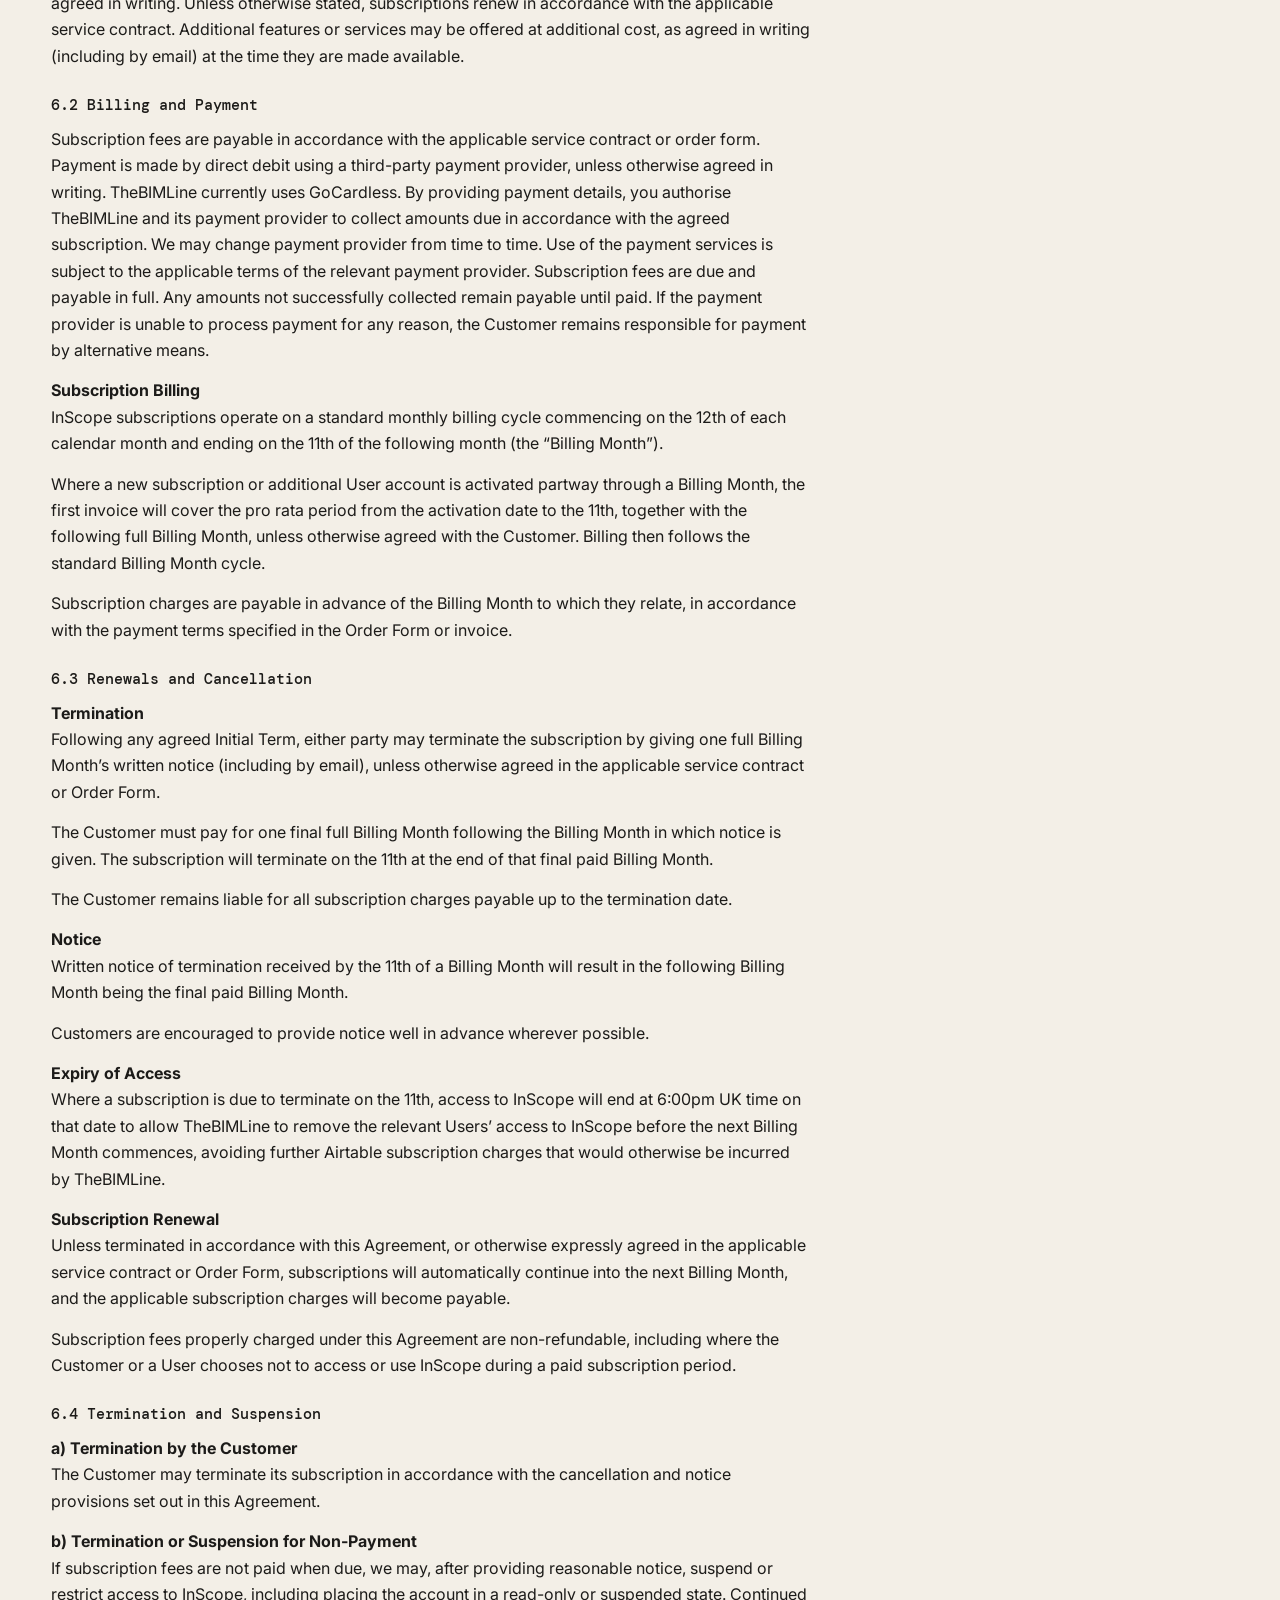
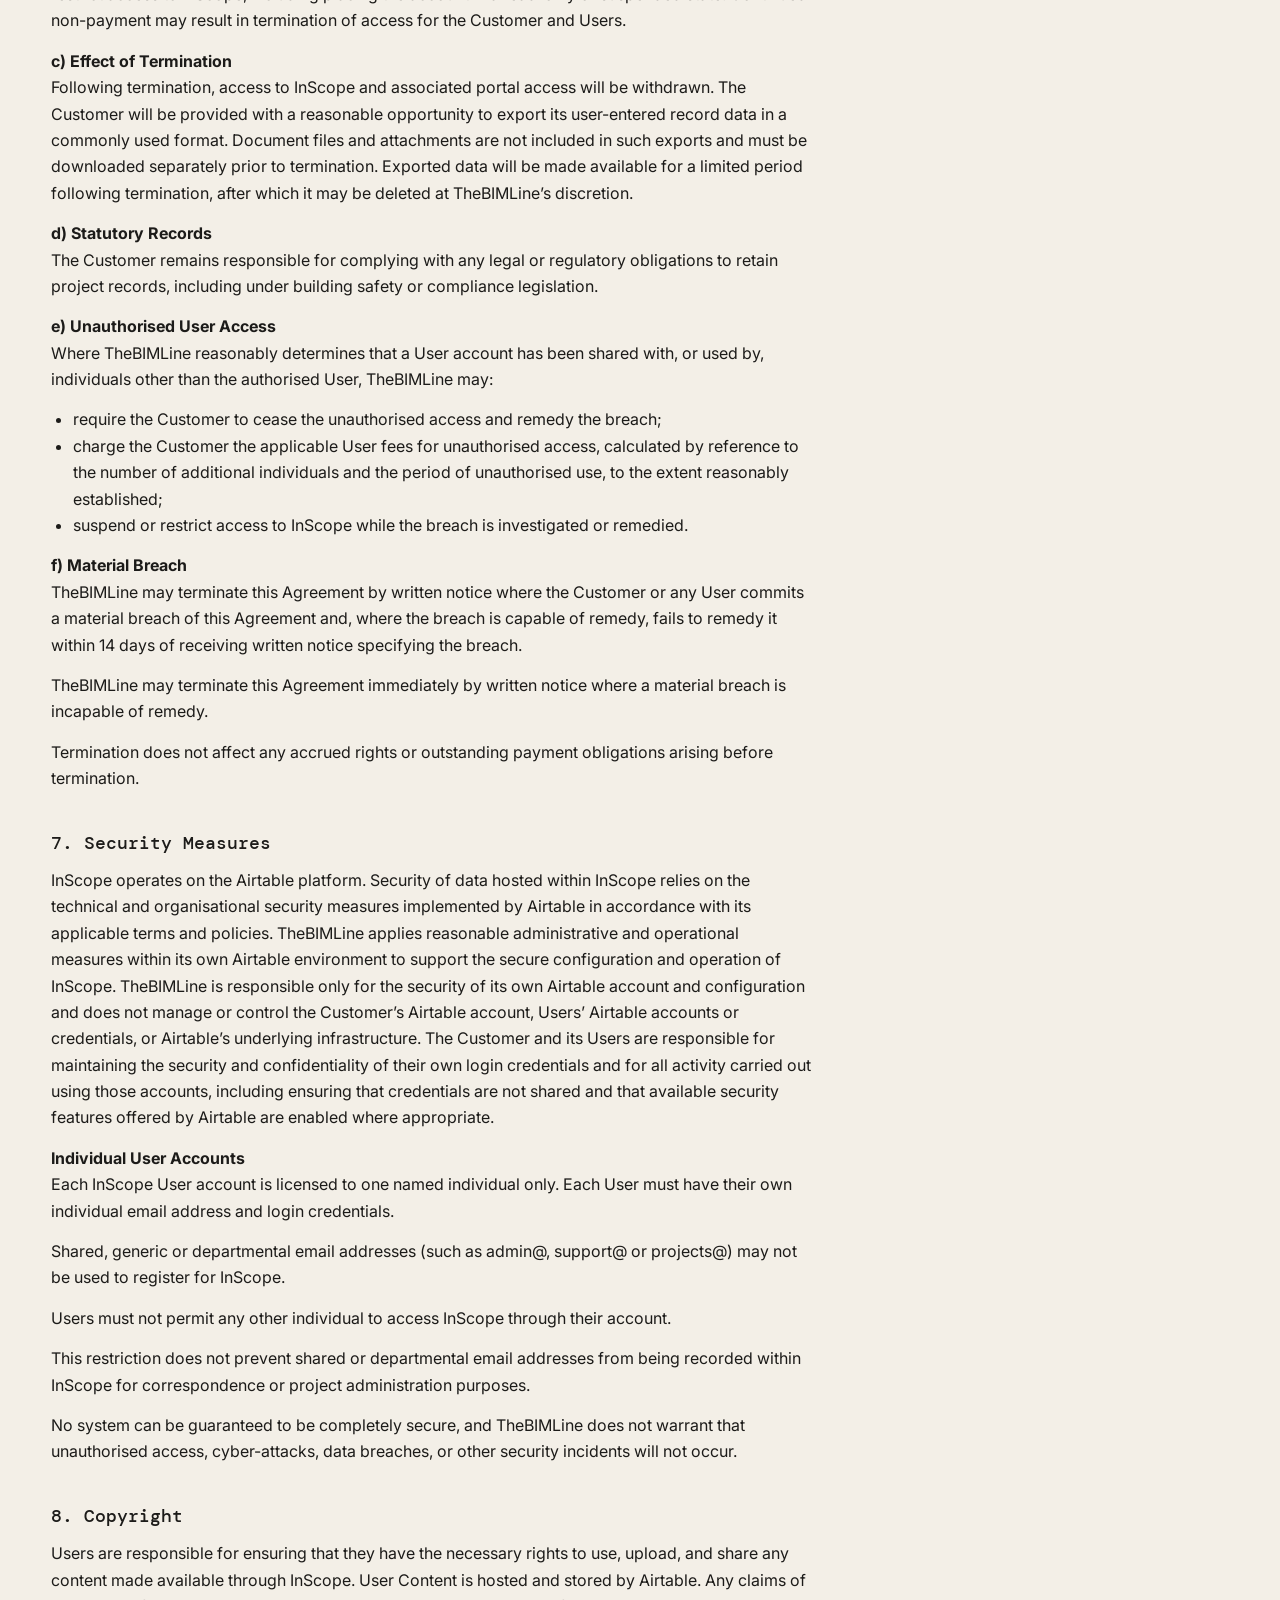
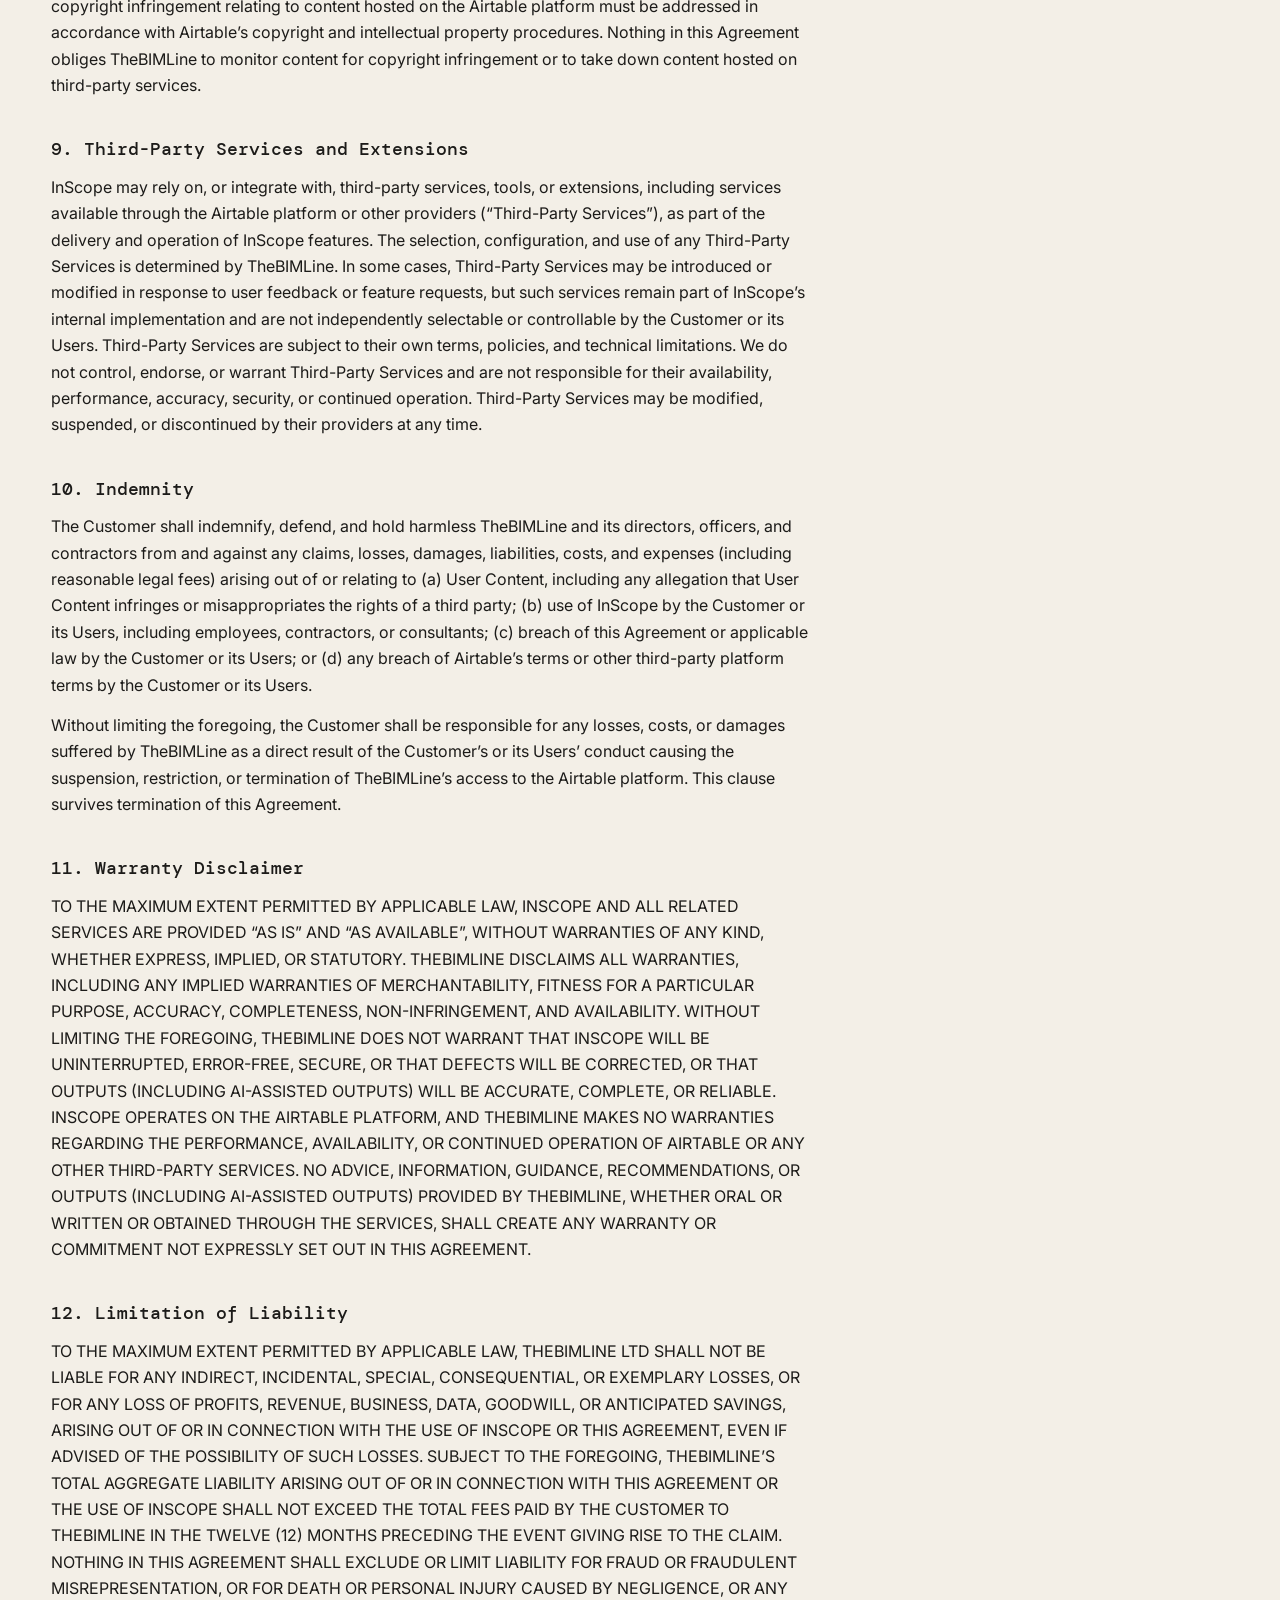
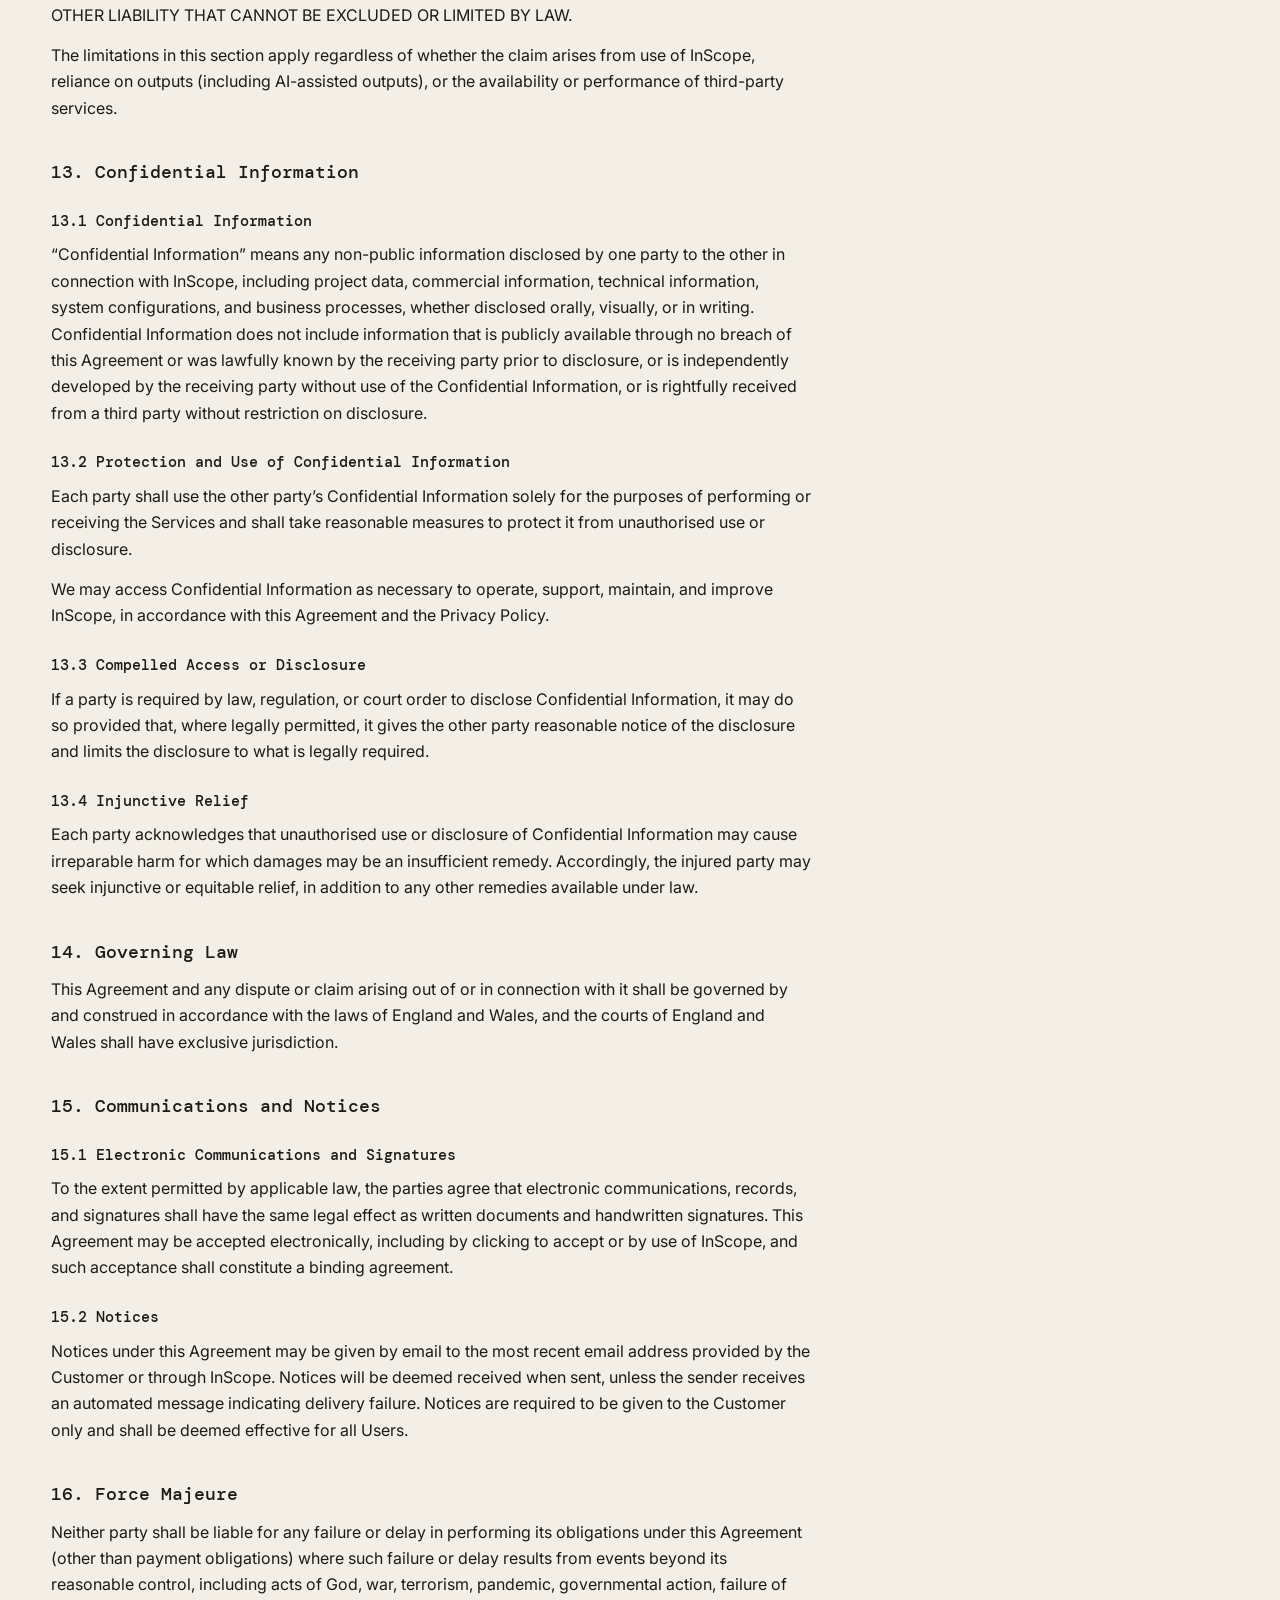
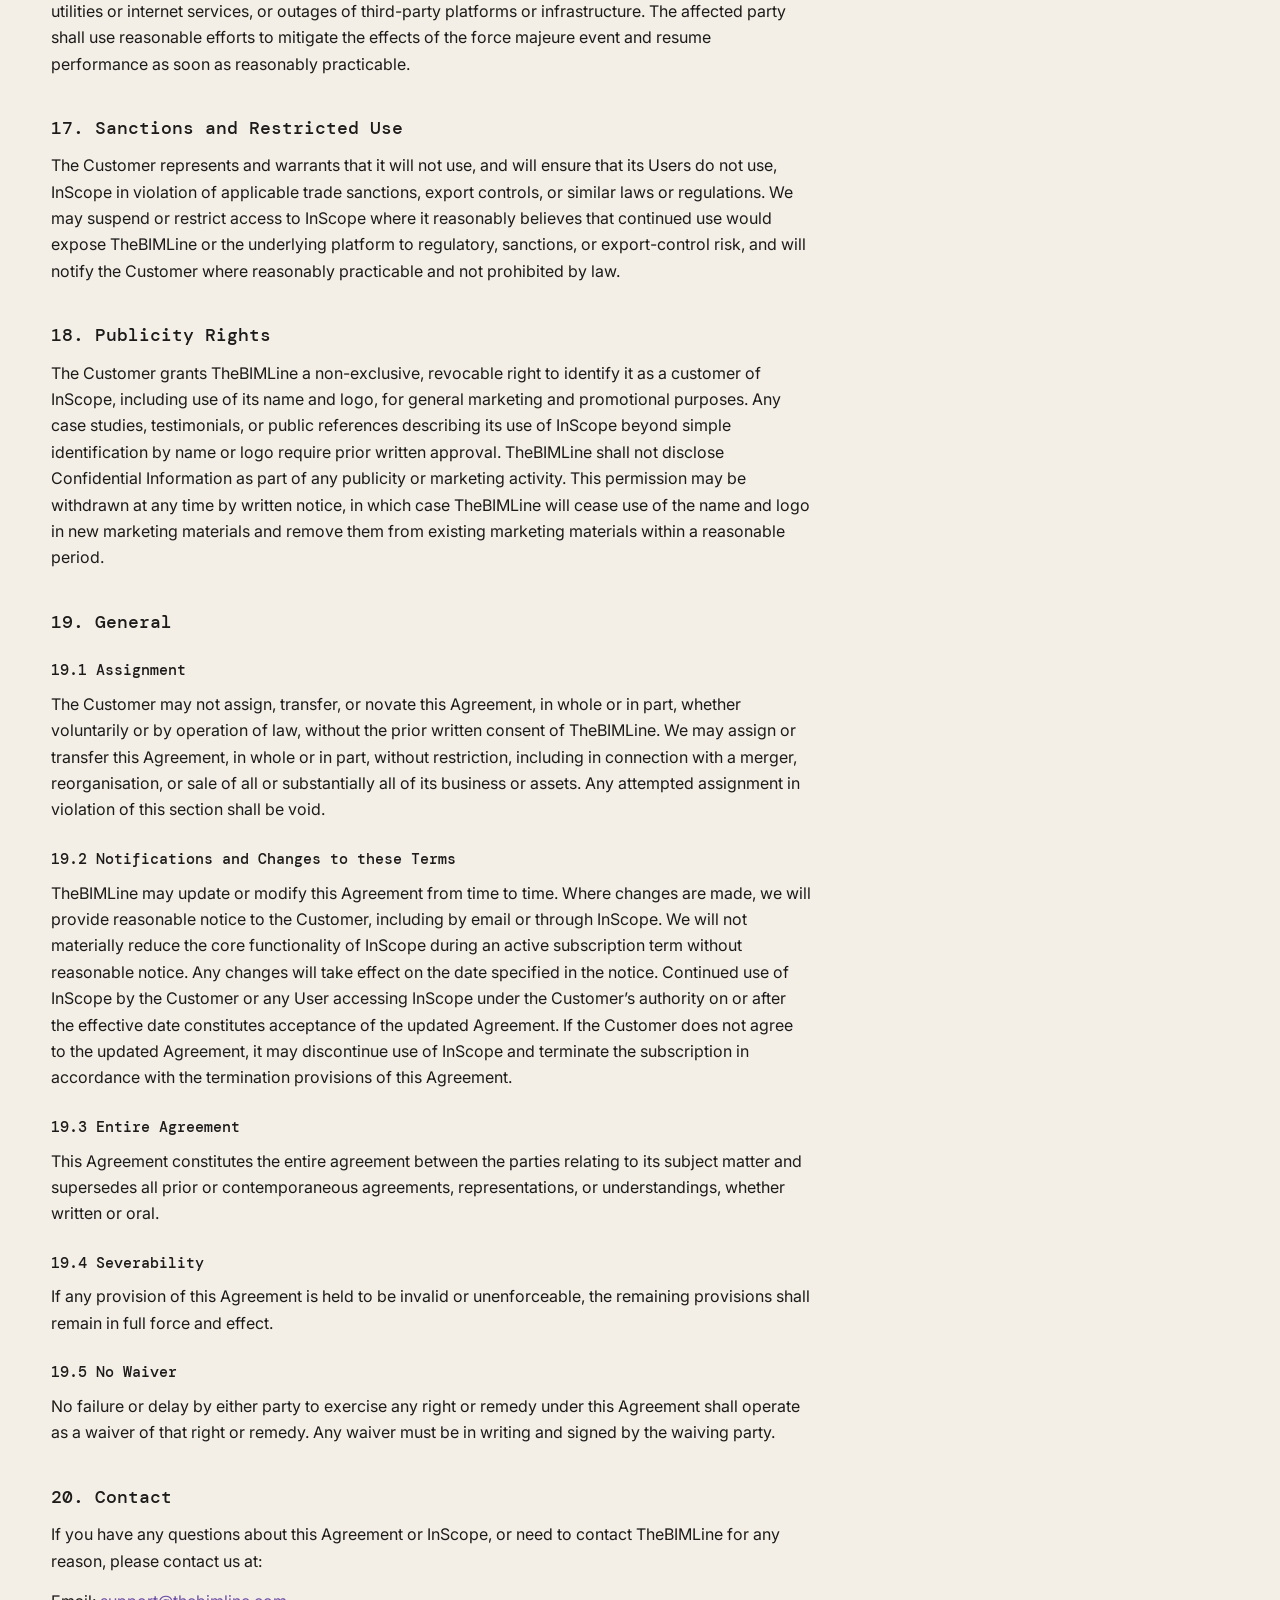
<file: terms.html>
<!DOCTYPE html>
<html lang="en-GB">
<head>
<meta charset="UTF-8">
<meta name="viewport" content="width=device-width, initial-scale=1.0">
<title>Terms of Service | TheBIMLine</title>
<link rel="preconnect" href="https://fonts.googleapis.com">
<link rel="preconnect" href="https://fonts.gstatic.com" crossorigin>
<link href="https://fonts.googleapis.com/css2?family=DM+Mono:wght@300;400;500&family=Inter:wght@400;500;600&display=swap" rel="stylesheet">
<!--FONTS-->
<style>
:root{
  --paper:#F3EFE7; --paper-2:#EAE4D9; --ink:#1C1B19; --muted:#6B665D;
  --rule:rgba(28,27,25,.2); --accent:#7151a8;
  --pink:#E7C1E8; --blue:#BFDDF3;
  --mono:"DM Mono", ui-monospace, monospace;
  --sans:"Inter", Arial, sans-serif;
  --gutter:clamp(16px, 4vw, 56px);
}
*{box-sizing:border-box}
html{-webkit-text-size-adjust:100%}
body{margin:0;background:var(--paper);color:var(--ink);font-family:var(--sans);font-size:18px;line-height:1.65}
img,video{display:block;max-width:100%}
a{color:inherit}

/* type: two fonts, five sizes */
.label{font-family:var(--mono);font-size:12px;letter-spacing:.16em;text-transform:uppercase;color:var(--muted)}
.h1,.h2,.h3{font-family:var(--mono);font-weight:400;text-transform:uppercase;letter-spacing:.01em;margin:0}
.h1{font-size:clamp(30px,4.2vw,54px);line-height:1.08}
.h2{font-size:clamp(26px,3.2vw,40px);line-height:1.12}
.h3{font-size:clamp(20px,2vw,24px);line-height:1.25}
p{margin:0 0 1em}
.lead{font-size:20px;line-height:1.55}
.muted{color:var(--muted)}

/* header */
.site-header{display:flex;align-items:center;justify-content:space-between;padding:22px var(--gutter);border-bottom:1px solid var(--rule)}
.logo{font-family:var(--sans);font-weight:600;font-size:24px;letter-spacing:-.02em;text-decoration:none}
.nav{display:flex;gap:28px;align-items:center}
.nav a{font-family:var(--mono);font-size:12px;letter-spacing:.14em;text-transform:uppercase;text-decoration:none}
.nav a.btn{padding:10px 16px}

/* buttons: V1 colours */
.btn{display:inline-block;padding:14px 26px;border-radius:8px;text-decoration:none;font-family:var(--sans);font-size:16px;font-weight:500;color:var(--ink);background:var(--pink)}
.btn.blue{background:var(--blue)}
.ctas{display:flex;gap:14px;flex-wrap:wrap;margin-top:34px}

/* layout */
.wrap{max-width:1320px;margin:0 auto;padding:0 var(--gutter)}
section{padding:clamp(56px,8vw,110px) 0}
.section-head{display:flex;justify-content:space-between;align-items:baseline;border-top:1px solid var(--ink);padding-top:14px;margin-bottom:clamp(36px,5vw,64px)}
figure{margin:0}
figcaption{font-family:var(--mono);font-size:11px;letter-spacing:.14em;text-transform:uppercase;color:var(--muted);margin-top:12px;display:flex;justify-content:space-between;gap:16px}
.photo{width:100%;height:100%;object-fit:cover}

/* hero: text left, photo right, circles bottom left */
.hero{position:relative;overflow:hidden;padding:clamp(48px,7vw,96px) 0 clamp(56px,8vw,110px);border-bottom:1px solid var(--rule)}
.hero::before{content:"";position:absolute;right:max(0px,calc((100vw - 1320px)/2 + 260px));bottom:-150px;width:560px;height:560px;background:url("img/tbl-symbol-large_3.png") left bottom/contain no-repeat;opacity:.6;mix-blend-mode:multiply;pointer-events:none}
.hero-grid{position:relative;display:grid;grid-template-columns:minmax(0,1.35fr) minmax(0,.65fr);gap:clamp(32px,5vw,72px);align-items:end}
.hero-copy{position:relative;padding:44px 0 44px}
.hero-copy::before,.hero-copy::after{content:"+";position:absolute;font-family:var(--mono);font-size:22px;color:rgba(0,0,0,.3)}
.hero-copy::before{top:0;left:0}
.hero-copy::after{bottom:0;right:6%}
.hero .label{margin-bottom:28px;display:block}
.hero .h1{font-size:clamp(30px,4.6vw,64px);line-height:1.06;margin-bottom:28px}
.hero-photo{position:relative;z-index:1;margin:0;max-width:420px;justify-self:end;width:100%}
.hero-photo img{width:100%;aspect-ratio:4/5;object-fit:cover}

/* problem */
.problem-grid{display:grid;grid-template-columns:minmax(0,1.1fr) minmax(0,.9fr);gap:clamp(32px,5vw,80px);align-items:start}
.problem .h2{margin-bottom:18px}
.spec{border-top:1px solid var(--rule);margin:36px 0 30px}
.spec-row{display:grid;grid-template-columns:150px minmax(0,1fr);gap:20px;padding:16px 0;border-bottom:1px solid var(--rule)}
.spec-row dt{font-family:var(--mono);font-size:12px;letter-spacing:.16em;text-transform:uppercase;color:var(--muted);padding-top:4px}
.spec-row dd{margin:0}
.named{margin-top:36px;padding:26px 0 4px;border-top:1px solid var(--ink)}
.named .h3{margin-bottom:12px}
.named p:last-child{margin:0}
.problem-photo{position:static}
.stakes{margin:28px 0 0;padding:24px 26px;background:var(--paper-2);border-left:3px solid var(--accent);font-size:19px;line-height:1.55;font-weight:400;color:var(--ink)}
.problem-photo img{aspect-ratio:4/5;object-fit:cover;width:100%}

.symptoms{margin:36px 0 30px;border-top:1px solid var(--rule)}
.sym-row{display:grid;grid-template-columns:minmax(0,.9fr) minmax(0,1.1fr);gap:24px;padding:18px 0;border-bottom:1px solid var(--rule);align-items:baseline}
.sym-row strong{font-weight:400;line-height:1.4;color:var(--muted)}
.sym-row span{color:var(--muted)}
@media (max-width:600px){.sym-row{grid-template-columns:1fr;gap:4px}}

/* case study */
.case-grid{display:grid;grid-template-columns:minmax(0,.85fr) minmax(0,1.15fr);gap:clamp(32px,5vw,80px);align-items:start}
.video-frame{position:relative;max-width:380px;aspect-ratio:9/16;background:#111;border-radius:22px;overflow:hidden;box-shadow:0 30px 60px rgba(28,27,25,.18)}
.video-frame video{width:100%;height:100%;object-fit:cover}
.case .h2{margin-bottom:22px}
.quote{font-family:var(--mono);text-transform:uppercase;font-size:clamp(24px,2.8vw,34px);line-height:1.2;margin:36px 0 10px;color:var(--accent)}
.quote-cite{font-family:var(--mono);font-size:12px;letter-spacing:.16em;text-transform:uppercase;color:var(--muted)}
.mini-quote{margin-top:22px;font-size:18px}
.strip{display:grid;grid-template-columns:repeat(3,minmax(0,1fr));gap:clamp(12px,2vw,24px);margin-top:clamp(48px,6vw,80px)}
.strip img{aspect-ratio:4/5;object-fit:cover;width:100%}

.flag{display:inline-block;font-family:var(--sans);font-size:11px;font-weight:600;letter-spacing:0;text-transform:none;padding:1px 7px;border-radius:4px;background:#FDEBDD;color:#8A3D12;vertical-align:middle;margin-left:6px}
.next{border-top:1px solid var(--ink);padding:26px 0 70px;text-align:center}


/* guide */
.guide-grid{display:grid;grid-template-columns:minmax(0,.8fr) minmax(0,1.2fr);gap:clamp(32px,5vw,80px);align-items:start}
.guide-photo img{width:100%;aspect-ratio:4/5;object-fit:cover;object-position:50% 18%}
.guide .h2{margin-bottom:26px}
.quotes{display:grid;grid-template-columns:1fr 1fr 1fr;gap:clamp(20px,3vw,40px);margin:40px 0;padding-top:28px;border-top:1px solid var(--rule)}
.quotes blockquote{margin:0}
.quotes p{font-size:17px;line-height:1.6}
.quotes .quote-cite{font-size:12px;line-height:1.6}
.turn{margin-top:46px;padding:36px 0 0;border-top:1px solid var(--ink)}
.turn .label{display:block;margin-bottom:10px}
.turn .h1{font-size:clamp(34px,5vw,64px)}

/* how it works */
.how-intro{display:grid;grid-template-columns:minmax(0,1fr) minmax(0,1fr);gap:clamp(32px,5vw,80px);align-items:end;margin-bottom:clamp(40px,5vw,64px)}
.cols3{display:grid;grid-template-columns:repeat(3,minmax(0,1fr));gap:clamp(20px,3vw,40px);border-top:1px solid var(--rule);padding-top:28px}
.cols3 .label{display:block;margin-bottom:12px}
.cols3 .h3{margin-bottom:12px}
.print{margin:clamp(48px,6vw,80px) 0 0;padding:14px;background:#fff;box-shadow:0 24px 50px rgba(28,27,25,.12)}
.print img{width:100%}
.future{display:grid;grid-template-columns:minmax(0,1fr) minmax(0,1fr);gap:clamp(32px,5vw,80px);margin-top:clamp(56px,7vw,96px);padding-top:28px;border-top:1px solid var(--ink)}

/* case 2 */
.case2-grid{display:grid;grid-template-columns:minmax(0,1fr) minmax(0,1.1fr);gap:clamp(32px,5vw,80px);align-items:start}
.case2-photos{display:grid;grid-template-columns:repeat(12,minmax(0,1fr));grid-template-rows:auto clamp(70px,7vw,110px) auto}
.case2-photos img{width:100%;object-fit:cover;display:block}
.case2-photos .fig-a{grid-column:1/8;grid-row:1/3}
.case2-photos .fig-b{grid-column:3/13;grid-row:2/4;position:relative;z-index:1;align-self:start;margin-top:clamp(20px,3.4vw,52px)}
.case2-quote{margin-top:clamp(48px,6vw,88px)}
.case2-quote .quote{margin-top:0}
.case2-photos .tall{aspect-ratio:1/1}
.case2-photos .shot{background:#fff;padding:4px;box-shadow:0 24px 50px rgba(28,27,25,.18)}

/* plan + pricing */
.steps{list-style:none;margin:0;padding:0;display:grid;grid-template-columns:repeat(3,minmax(0,1fr));gap:clamp(20px,3vw,40px);border-top:1px solid var(--ink)}
.steps li{padding-top:20px}
.steps .num{font-family:var(--mono);font-size:clamp(40px,5vw,64px);line-height:1;display:block;margin-bottom:16px;color:var(--accent)}
.plan-notes{display:grid;grid-template-columns:1fr 1fr;gap:clamp(20px,3vw,40px);margin-top:40px}
.pricing{display:grid;grid-template-columns:1fr 1fr;gap:clamp(20px,3vw,40px);margin-top:clamp(56px,7vw,90px)}
.price-card{border:1px solid var(--ink);padding:30px 32px}
.price-card .price{font-family:var(--mono);font-size:clamp(40px,4.5vw,56px);line-height:1;margin:18px 0 14px}
.price-card .price small{font-family:var(--sans);font-size:16px;color:var(--muted);margin-left:6px}
.offer{grid-column:1/-1;margin:0;display:flex;flex-wrap:wrap;gap:10px}
.offer span{font-family:var(--mono);font-size:12px;letter-spacing:.14em;text-transform:uppercase;padding:9px 14px;border:1px solid var(--accent);color:var(--accent);border-radius:999px}
.offer span+span{border-color:var(--rule);color:var(--muted)}
.price-note{grid-column:1/-1;margin:0;padding-top:8px}
.price-note .h3{margin:0 0 10px}
.price-note p{margin:0}

/* faq */
.faq-list{border-top:1px solid var(--ink)}
.faq-item{border-bottom:1px solid var(--rule)}
.faq-question{width:100%;display:flex;justify-content:space-between;gap:20px;align-items:center;background:none;border:0;padding:22px 0;text-align:left;cursor:pointer;font-family:var(--sans);font-size:19px;font-weight:500;color:var(--ink)}
.faq-icon{font-family:var(--mono);font-size:22px}
.faq-answer{display:none;padding:0 0 18px;max-width:820px}
.faq-item.active .faq-answer{display:block}
.faq-answer p{color:var(--muted)}

/* closing */
.closing{text-align:left;background:var(--paper-2)}
.closing .h1{max-width:1000px;margin-bottom:26px}
.closing .lead{font-weight:500}
.footer{background:var(--ink);color:#d8d3c9;padding:48px 0;font-size:14px;line-height:1.7}
.footer-grid{display:grid;grid-template-columns:1.4fr 1fr 1fr;gap:30px}
.footer .label{color:#9b958a;display:block;margin-bottom:10px}
.footer a{display:block;text-decoration:none}

/* contact modal */
.contact-modal{position:fixed;inset:0;background:rgba(28,27,25,.55);display:none;align-items:center;justify-content:center;z-index:50;padding:16px}
.contact-modal.active{display:flex}
.contact-box{position:relative;background:var(--paper);max-width:520px;width:100%;padding:36px}
.contact-box h2{font-family:var(--mono);font-weight:400;text-transform:uppercase;font-size:26px;margin:0 0 20px}
.contact-form{display:grid;gap:12px}
.contact-form input,.contact-form textarea{font:inherit;font-size:16px;padding:12px 14px;border:1px solid var(--rule);background:#fff}
.submit-btn{font:inherit;border:0;border-radius:8px;padding:14px;background:var(--pink);cursor:pointer}
.close-modal{position:absolute;top:10px;right:14px;border:0;background:none;font-size:28px;cursor:pointer}
.contact-note{font-size:14px;color:var(--muted);margin:14px 0 0}

@media (max-width:900px){
  .guide-grid,.how-intro,.future,.case2-grid,.plan-notes,.pricing,.quotes,.footer-grid{grid-template-columns:1fr}
  .cols3,.steps{grid-template-columns:1fr}
  .case2-photos{grid-template-rows:auto 60px auto}
  .guide-photo img{aspect-ratio:1/1}
}

@media (max-width:900px){
  .nav a:not(.btn){display:none}
  .hero-grid,.problem-grid,.case-grid{grid-template-columns:1fr}
  .problem-photo{position:static}
  .problem-photo img{aspect-ratio:4/3}
  .video-frame{margin:0 auto;max-width:320px}
  .spec-row{grid-template-columns:1fr;gap:4px}
  .strip{grid-template-columns:1fr 1fr}
  .strip figure:nth-child(2){display:none}
  .hero::before{width:280px;height:280px;opacity:.45}
  .hero-photo img{aspect-ratio:4/3}
  .hero-copy::after{right:0}
}

.legal{padding:clamp(48px,7vw,96px) 0}
.legal .terms-container{max-width:760px}
.legal h1{font-family:'DM Mono',monospace;font-weight:400;font-size:clamp(30px,4vw,44px);line-height:1.15;margin:0 0 12px;letter-spacing:-.01em}
.legal h2{font-family:'DM Mono',monospace;font-weight:500;font-size:18px;line-height:1.3;margin:40px 0 12px}
.legal h3{font-family:'DM Mono',monospace;font-weight:500;font-size:15px;margin:24px 0 8px}
.legal p,.legal li{font-size:16px;line-height:1.65;color:var(--ink)}
.legal p{margin:0 0 14px}
.legal ul,.legal ol{margin:0 0 14px;padding-left:22px}
.legal a{color:var(--accent)}
.legal .terms-date{color:var(--muted);font-size:14px}
.legal .terms-intro{font-size:18px}
.legal hr{border:0;border-top:1px solid var(--rule);margin:28px 0}
</style>
<!-- Website analytics (Plausible). At launch, paste the script URL from Plausible's install snippet into PLAUSIBLE_SRC.
     Visitors who opt out (Privacy Notice, section 11) never load it. -->
<script>
(function(){
  var PLAUSIBLE_SRC = 'https://plausible.io/js/pa-am8eHyTNMvPAZF0UloEwz.js';
  function optedOut(){ try { return localStorage.getItem('plausible_ignore') === 'true'; } catch (e) { return false; } }
  window.plausible = window.plausible || function(){ (plausible.q = plausible.q || []).push(arguments); };
  plausible.init = plausible.init || function(i){ plausible.o = i || {}; };
  window.tblOptedOut = optedOut;
  window.tblTrack = function(name){ if (!optedOut()) { try { plausible(name); } catch (e) {} } };
  if (!PLAUSIBLE_SRC || optedOut()) return;
  var s = document.createElement('script'); s.async = true; s.src = PLAUSIBLE_SRC;
  document.head.appendChild(s);
  plausible.init();
})();
</script>
</head>
<body>

<header class="site-header">
  <a class="logo" href="index.html">TheBIMLine</a>
  <nav class="nav">
    <a href="index.html#how">How it works</a>
    <a href="index.html#case">Case study</a>
    <a href="index.html#start">Getting started</a>
    <a href="index.html#faq">FAQ</a>
    <a class="btn js-book" data-track="Book Call Open" href="#">Book a call</a>
  </nav>
</header>

<main class="legal"><div class="wrap">

  <div class="terms-container">

    <h1>Terms of Service</h1>

    <p class="terms-date">
      Effective Date: 11 November 2026
    </p>

    <p class="terms-intro">
      These Terms of Service govern access to and use of InScope and related services provided by TheBIMLine Ltd.
    </p>

    <hr class="terms-divider">

    <h2>1. Acceptance</h2>

    <h3>1.1 Scope</h3>
    <p>These Terms of Service (“Terms") of TheBIMLine Ltd, ("TheBIMLine", "we," "our," or "us"), are an agreement that describes your and our rights, obligations, and responsibilities.</p>

    <h3>1.2 Read these Terms Carefully</h3>
    <p><strong>PLEASE READ THESE TERMS CAREFULLY TO ENSURE THAT YOU UNDERSTAND EACH PROVISION.</strong></p>
    <p>By accessing or using the InScope platform and related services (the “Services”), you agree to be bound by these Terms. If you do not agree to these Terms, you must not access or use our Services.</p>

    <h3>1.3 Agreement, Customer &amp; Participating Organisations</h3>
    <p>This Agreement is entered into between TheBIMLine and the organisation that has requested and is paying for access to InScope (the “Customer”).</p>
    <p>Access to InScope may be granted to individuals whose details are provided by the Customer, including employees, contractors, clients and consultants of the Customer or of other organisations, companies, or entities involved in the Customer’s project (each a “Participating Organisation”). Collectively, such individuals are referred to as “Users”. By accessing or using InScope, each individual User represents and warrants that they are authorised to do so on behalf of their employer or organisation, and that their access to and use of InScope is subject to and must comply with these Terms. The Customer remains responsible for all use of InScope under this Agreement, including use by individuals associated with any Participating Organisation.</p>
    <p>InScope is provided solely for business-to-business use. The Customer warrants that it is not a consumer and is acquiring access for business purposes only.</p>

    <h3>1.4 Internal and External Users</h3>
    <p>For the purposes of this Agreement:</p>
    <ul>
      <li>Internal Users are individuals designated by the Customer as part of the Customer’s core project or management team and are typically granted broad or full visibility of project information within InScope.</li>
      <li>External Users are individuals associated with contractors, consultants, or other participating organisations and are granted access only to information relevant to their role, assignments, or approved visibility settings.</li>
    </ul>

    <h2>2. Use of Services</h2>

    <h3>2.1 Right to Use InScope</h3>
    <p>Subject to this Agreement, TheBIMLine grants the Customer a limited, non-exclusive, non-transferable right to access and use InScope solely for the internal business purposes of the Project as identified in the applicable service contract or order form.</p>
    <p>InScope consists of structured Airtable-based environments, interfaces, workflows, automations, and related features configured and provided by TheBIMLine. This Agreement does not grant any rights to Airtable services or software, which are provided separately under Airtable’s applicable terms. Except as expressly permitted under this Agreement, the Customer shall not, and shall not permit any User to, copy, modify, distribute, sell, sublicense, or reverse engineer InScope or any part of it.</p>

    <h3>2.2 Acceptable Use</h3>
    <p>Users must use InScope in a lawful manner and in accordance with this Agreement and any applicable third-party terms, including Airtable’s acceptable use requirements.</p>
    <p>Users must not:</p>
    <ul>
      <li>use the Services for unlawful or unauthorised purposes;</li>
      <li>upload content they do not have the right to use or disclose;</li>
      <li>attempt to gain unauthorised access to the platform or data;</li>
      <li>interfere with the security or integrity of the Services.</li>
    </ul>
    <p>The Customer shall ensure that all Users comply with this Acceptable Use provision. TheBIMLine may suspend or restrict access to InScope where it reasonably believes the Services are being misused or used in breach of this Agreement or applicable third-party terms.</p>

    <h3>2.3 Professional Responsibility</h3>
    <p>InScope is provided as a project management, information coordination, and decision-support tool. It does not replace professional judgment, independent verification, or regulatory, contractual, or statutory responsibility. The Customer remains solely responsible for the accuracy, completeness, and use of information entered into InScope, for decisions made in reliance on outputs (including AI-assisted outputs), and for compliance with all applicable professional, contractual, and legal obligations.</p>

    <h3>2.4 Your Content</h3>
    <p>All content uploaded, entered, or otherwise made available within InScope (“User Content”) remains the property of the User that provides or controls such content.</p>
    <p>InScope provides a structured environment, workflows, and features that operate on the Airtable platform. User Content is stored and hosted by Airtable in accordance with its applicable terms and policies. By using InScope, you grant TheBIMLine a limited, non-exclusive right to configure, access, and process User Content solely for the purpose of providing, supporting, and improving the InScope features you have requested, including investigating reported issues, troubleshooting errors, and responding to support requests. TheBIMLine will not use User Content for marketing or commercial exploitation, except as expressly authorised under Clause 18 (Publicity Rights) of this Agreement, and will not access or process User Content except as necessary to operate InScope or as instructed by you.</p>
    <p>You are responsible for maintaining appropriate backups of your User Content. InScope is intended as a project management and coordination tool and not as a primary or archival data storage system.</p>

    <h3>2.5 Usage Data</h3>
    <p>InScope generates and processes certain technical and operational data relating to the use, configuration, and performance of the Services (“Usage Data”). Usage Data may include information such as system status, feature usage, configuration completeness, data integrity indicators, and error or health-check results. Usage Data does not include User Content.</p>
    <p>TheBIMLine may use Usage Data solely for the purpose of operating, maintaining, supporting, and improving the InScope features, including monitoring system health, identifying configuration issues, and resolving reported or potential faults.</p>

    <h3>2.6 Data Governance, Visibility, and Sharing</h3>
    <p>InScope is structured so that access and visibility are based on clear, practical principles agreed with the Customer. Internal Users typically have full project visibility, while External Users are limited to information relevant to their role, assignments, or approved visibility settings.</p>
    <p>TheBIMLine designs and configures the system interfaces, access structure, and page behaviour in accordance with this Agreement and the configuration and access decisions documented with the Customer from time to time, including through onboarding materials, written communications, or agreed system settings. The Customer is responsible for identifying which individuals are Internal or External Users and for confirming, at a practical level, which Users should have access to which areas of the system. Any access to or visibility of content within InScope that arises from the agreed system configuration, user assignments, or normal operation of the platform shall be deemed authorised by the Customer, including where information is visible through its association with a related task, record, or document.</p>

    <h3>2.7 User Attribution and Revision History</h3>
    <p>InScope is designed to record User attribution for certain actions within the platform, including the creation of records, submission of updates or notes, and the most recent modification of record fields (such as status changes). These actions are associated with the User’s Airtable account and corresponding InScope “Person” record and are intended to provide clear accountability within the project.</p>
    <p>InScope can make use of record-level revision history functionality provided by the underlying Airtable platform. Revision history is a platform feature of Airtable and is subject to Airtable’s retention periods, plan limitations, and technical constraints, as determined by Airtable from time to time and dependent on the Airtable plan used by TheBIMLine. Revision history is not part of the core InScope service and is not enabled by default. At the Customer’s request, TheBIMLine may enable revision history on specific internal interfaces or pages, where appropriate. Where enabled, revision history is not guaranteed to be searchable or exportable and may not capture all changes, including those performed by automations or system processes.</p>
    <p>User attribution and change history are provided to support day-to-day project management, accountability, and coordination between project participants. They are not intended or warranted to function as a complete forensic audit trail, compliance record, or evidentiary service. TheBIMLine does not guarantee the availability, completeness, accuracy, or ongoing retention of revision history and is not obliged to investigate, reconstruct, or provide historical changes.</p>

    <h3>2.8 Photographic Evidence and Metadata</h3>
    <p>InScope allows Users to upload and store photographic evidence for project records. However, where photographs are taken directly within InScope or uploaded through the InScope interface, original geolocation, timestamp, and EXIF metadata associated with images is not captured, processed, or preserved. This limitation arises from the functionality of the underlying Airtable platform on which InScope operates. As a result, photographs taken or uploaded through InScope may not retain metadata required for regulatory, compliance, or evidentiary purposes, including Building Control or similar regimes.</p>
    <p>Where original photographic metadata is required, the Customer is responsible for capturing and retaining compliant originals using appropriate tools and for maintaining such records outside InScope. InScope may be used as a working reference copy only.</p>

    <h3>2.9 Service Changes, Suspension, and Termination</h3>
    <p>We may make changes to InScope from time to time, including adding, modifying, or removing features, as part of ongoing development and improvement of the Services. We may suspend or restrict access to InScope where we reasonably believe the Services are being misused, used in breach of this Agreement, or where payment is overdue. Access may be restored once the relevant issue is resolved.</p>
    <p>InScope operates on the Airtable platform. We do not control changes to, suspension of, or termination of Airtable’s services and are not responsible for impacts arising from actions taken by Airtable in accordance with its own terms. Following any agreed Initial Term, either party may terminate this Agreement in accordance with the termination and notice provisions set out in Clause 6, unless otherwise agreed in the applicable service contract or Order Form. If we cease operating InScope, reasonable notice will be provided where practicable, together with an opportunity for the Customer to export its data.</p>

    <h3>2.10 Monitoring and Enforcement</h3>
    <p>TheBIMLine may, but is not obliged to, monitor use of InScope and investigate suspected misuse or breach of this Agreement. Any such monitoring or investigation is undertaken solely for the purpose of operating, protecting, and enforcing InScope and does not constitute an obligation to review, supervise, or validate the substance of user content or activities. We may remove, restrict access to, or disable any content within InScope where it reasonably believes that such content: (a) breaches this Agreement or applicable law; (b) infringes the rights of any third party; or (c) poses a risk to the security, integrity, or operation of InScope or any third-party platform on which it relies.</p>
    <p>Where reasonably practicable, TheBIMLine will notify the Customer of such action. However, we may take immediate action without prior notice where required by law, by a third-party platform, or to address security, legal, or operational risks.</p>

    <h3>2.11 Record Retention and Deletion</h3>
    <p>InScope is designed as a project management and record-keeping system intended to support project history, accountability, and traceability during day-to-day project delivery. As a result, deletion of records, content, or data is not available as a self-service function within InScope. Requests to remove or delete content may be considered by TheBIMLine on an administrative basis, subject to applicable legal, contractual, regulatory, and record-keeping obligations, and to the integrity of the project record. Where deletion is not appropriate, alternative measures such as access restriction, archival or removal from active interfaces may be applied instead.</p>

    <h3>2.12 Product Trials and Beta Features</h3>
    <p>From time to time, we may make new or experimental features available on a trial or beta basis (“Trial Features”). These features are provided to allow evaluation and feedback and may be modified, withdrawn, or discontinued at any time. They may be offered at no additional cost, included within existing pricing, or made available for an additional fee, as specified at the time they are offered. Use of Trial Features is optional and does not form part of the core Services unless and until formally adopted. Such features may also be subject to additional terms or limitations communicated at the time of use.</p>

    <h3>2.13 Templates &amp; Guidance Materials</h3>
    <p>InScope may include templates, example records, sample workflows, suggested structures, guidance notes, marketing materials, demonstrations, training content, and other illustrative materials provided by TheBIMLine for general guidance (“Guidance Materials”). Guidance Materials are provided for informational and illustrative purposes only and do not constitute legal, professional, regulatory, technical, or project-specific advice nor constitute representations, warranties, or guarantees of outcomes. The Customer remains solely responsible for reviewing, adapting, and validating any Guidance Materials before use and for ensuring that their use complies with applicable laws, contractual obligations, and project requirements.</p>

    <h3>2.14 No Partnership or Agency</h3>
    <p>Nothing in this Agreement creates a partnership, joint venture, agency, fiduciary, or employment relationship between TheBIMLine and the Customer, and neither has authority to bind the other or act on the other’s behalf.</p>

    <h2>3. Airtable Platform Dependency</h2>
    <p>InScope is built on and operates through the Airtable platform, a third-party service. Use of InScope requires the Customer and its Users to maintain an active Airtable account and to accept and comply with Airtable’s applicable terms and policies governing use of Airtable’s services. InScope is an independent product and is not owned, operated, or controlled by Airtable. Use of InScope does not modify or replace the obligations of the Customer or its Users under Airtable’s terms, and the Customer remains responsible for ensuring such compliance.</p>
    <p>We are responsible for maintaining our own Airtable account in good standing. However, we do not control Airtable and are not responsible for Airtable’s services, decisions, availability, security, feature changes, or continued operation. If Airtable suspends, restricts, or terminates access to its services—whether in relation to the Customer, its Users, or us—access to InScope may be partially or fully suspended or unavailable as a result. Airtable may modify, limit, or discontinue features, APIs, or functionality on which InScope relies. Where such changes materially affect InScope features, we will use reasonable efforts to adapt InScope where practicable, but shall not be deemed in breach of this Agreement due to any resulting reduction or change in functionality arising from Airtable’s actions. We do not provide independent data hosting, backup, or recovery services separate from the Airtable platform. In the event of any conflict between Airtable’s terms and this Agreement, Airtable’s terms shall prevail solely to the extent of such conflict and solely with respect to the use of Airtable’s services.</p>

    <h2>4. Intellectual Property &amp; Feedback</h2>

    <h3>4.1 Intellectual Property</h3>
    <p>All intellectual property rights in and to InScope, including its structure, interfaces, workflows, automations, and underlying logic, are owned by or licensed to TheBIMLine. Nothing in this Agreement transfers ownership of InScope or grants any rights beyond the limited right to use the Services as expressly set out in this Agreement. For the avoidance of doubt, InScope does not include Airtable’s software, platform, APIs, or services, all of which remain the intellectual property of Airtable and are governed by Airtable’s applicable terms.</p>

    <h3>4.2 Feedback</h3>
    <p>If you provide suggestions, ideas, feedback, or recommendations relating to InScope (“Feedback”), you acknowledge that such Feedback is provided voluntarily. We may use, implement, and incorporate such Feedback into the Services without restriction and without any obligation to you, including any obligation to compensate or credit you. For clarity, this clause does not grant TheBIMLine any rights to User Content, which remains subject to the “Your Content” clause of this Agreement.</p>

    <h2>5. AI-Assisted Features, Automated Outputs, and Limitations of Use</h2>

    <h3>5.1 AI Features</h3>
    <p>InScope includes AI-assisted features, including OMNI, configured and implemented by TheBIMLine to support project management, information review, and decision-making by analysing and summarising information available within the platform. These features operate through prompts, logic, workflows, and controls defined by TheBIMLine and make use of AI capabilities made available via the Airtable platform. OMNI and other AI-assisted outputs are generated based on the content, structure, and context of information provided by Users and are intended to assist Users rather than replace professional judgement. AI-assisted outputs may be incomplete, inaccurate, or dependent on the quality and completeness of the underlying information. Users remain responsible for reviewing, verifying, and validating any AI-assisted outputs before relying on them. TheBIMLine does not warrant the accuracy, completeness, or suitability of AI-assisted outputs and accepts no responsibility for decisions, actions, or outcomes based on such outputs. Availability and performance of AI-assisted features are subject to Airtable’s AI services, usage limits, and technical constraints.</p>

    <h3>5.2 Automated Outputs and Actions</h3>
    <p>InScope may generate reports, summaries, notifications, or other outputs, and may support automated actions or workflows, including through Airtable functionality or third-party integrations. All generated outputs and automated actions are provided for informational and operational assistance only. The Customer is responsible for reviewing, verifying, and approving any outputs or actions before relying on them for compliance, contractual, statutory, or other purposes. TheBIMLine does not guarantee that automated actions will be executed without interruption or error, or that generated outputs will be complete, accurate, or suitable for any specific requirement.</p>

    <h3>5.3 Statutory Submissions and Filings</h3>
    <p>InScope may be used to track, coordinate, or evidence project activities and compliance tasks. However, InScope must not be relied upon, whether in whole or in part, as the system through which statutory filings, regulatory submissions, formal notices, or legally binding communications are made or deemed completed.</p>

    <h2>6. Fees, Payment, Termination &amp; Cancellation</h2>

    <h3>6.1 Subscription and Pricing</h3>
    <p>Access to InScope is provided on a subscription basis. Pricing, subscription term, and any applicable usage limits are set out in a separate service contract or order form agreed between TheBIMLine and the Customer. We may update subscription pricing from time to time. Any pricing changes will apply prospectively and will not affect pricing agreed for an existing subscription term, unless otherwise agreed in writing. Unless otherwise stated, subscriptions renew in accordance with the applicable service contract. Additional features or services may be offered at additional cost, as agreed in writing (including by email) at the time they are made available.</p>

    <h3>6.2 Billing and Payment</h3>
    <p>Subscription fees are payable in accordance with the applicable service contract or order form. Payment is made by direct debit using a third-party payment provider, unless otherwise agreed in writing. TheBIMLine currently uses GoCardless. By providing payment details, you authorise TheBIMLine and its payment provider to collect amounts due in accordance with the agreed subscription. We may change payment provider from time to time. Use of the payment services is subject to the applicable terms of the relevant payment provider. Subscription fees are due and payable in full. Any amounts not successfully collected remain payable until paid. If the payment provider is unable to process payment for any reason, the Customer remains responsible for payment by alternative means.</p>
    <p><strong>Subscription Billing</strong><br>InScope subscriptions operate on a standard monthly billing cycle commencing on the 12th of each calendar month and ending on the 11th of the following month (the “Billing Month”).</p>
    <p>Where a new subscription or additional User account is activated partway through a Billing Month, the first invoice will cover the pro rata period from the activation date to the 11th, together with the following full Billing Month, unless otherwise agreed with the Customer. Billing then follows the standard Billing Month cycle.</p>
    <p>Subscription charges are payable in advance of the Billing Month to which they relate, in accordance with the payment terms specified in the Order Form or invoice.</p>

    <h3>6.3 Renewals and Cancellation</h3>
    <p><strong>Termination</strong><br>Following any agreed Initial Term, either party may terminate the subscription by giving one full Billing Month’s written notice (including by email), unless otherwise agreed in the applicable service contract or Order Form.</p>
    <p>The Customer must pay for one final full Billing Month following the Billing Month in which notice is given. The subscription will terminate on the 11th at the end of that final paid Billing Month.</p>
    <p>The Customer remains liable for all subscription charges payable up to the termination date.</p>
    <p><strong>Notice</strong><br>Written notice of termination received by the 11th of a Billing Month will result in the following Billing Month being the final paid Billing Month.</p>
    <p>Customers are encouraged to provide notice well in advance wherever possible.</p>
    <p><strong>Expiry of Access</strong><br>Where a subscription is due to terminate on the 11th, access to InScope will end at 6:00pm UK time on that date to allow TheBIMLine to remove the relevant Users’ access to InScope before the next Billing Month commences, avoiding further Airtable subscription charges that would otherwise be incurred by TheBIMLine.</p>
    <p><strong>Subscription Renewal</strong><br>Unless terminated in accordance with this Agreement, or otherwise expressly agreed in the applicable service contract or Order Form, subscriptions will automatically continue into the next Billing Month, and the applicable subscription charges will become payable.</p>
    <p>Subscription fees properly charged under this Agreement are non-refundable, including where the Customer or a User chooses not to access or use InScope during a paid subscription period.</p>

    <h3>6.4 Termination and Suspension</h3>
    <p><strong>a) Termination by the Customer</strong><br>The Customer may terminate its subscription in accordance with the cancellation and notice provisions set out in this Agreement.</p>
    <p><strong>b) Termination or Suspension for Non-Payment</strong><br>If subscription fees are not paid when due, we may, after providing reasonable notice, suspend or restrict access to InScope, including placing the account in a read-only or suspended state. Continued non-payment may result in termination of access for the Customer and Users.</p>
    <p><strong>c) Effect of Termination</strong><br>Following termination, access to InScope and associated portal access will be withdrawn. The Customer will be provided with a reasonable opportunity to export its user-entered record data in a commonly used format. Document files and attachments are not included in such exports and must be downloaded separately prior to termination. Exported data will be made available for a limited period following termination, after which it may be deleted at TheBIMLine’s discretion.</p>
    <p><strong>d) Statutory Records</strong><br>The Customer remains responsible for complying with any legal or regulatory obligations to retain project records, including under building safety or compliance legislation.</p>
    <p><strong>e) Unauthorised User Access</strong><br>Where TheBIMLine reasonably determines that a User account has been shared with, or used by, individuals other than the authorised User, TheBIMLine may:</p>
    <ul>
      <li>require the Customer to cease the unauthorised access and remedy the breach;</li>
      <li>charge the Customer the applicable User fees for unauthorised access, calculated by reference to the number of additional individuals and the period of unauthorised use, to the extent reasonably established;</li>
      <li>suspend or restrict access to InScope while the breach is investigated or remedied.</li>
    </ul>
    <p><strong>f) Material Breach</strong><br>TheBIMLine may terminate this Agreement by written notice where the Customer or any User commits a material breach of this Agreement and, where the breach is capable of remedy, fails to remedy it within 14 days of receiving written notice specifying the breach.</p>
    <p>TheBIMLine may terminate this Agreement immediately by written notice where a material breach is incapable of remedy.</p>
    <p>Termination does not affect any accrued rights or outstanding payment obligations arising before termination.</p>

    <h2>7. Security Measures</h2>
    <p>InScope operates on the Airtable platform. Security of data hosted within InScope relies on the technical and organisational security measures implemented by Airtable in accordance with its applicable terms and policies. TheBIMLine applies reasonable administrative and operational measures within its own Airtable environment to support the secure configuration and operation of InScope. TheBIMLine is responsible only for the security of its own Airtable account and configuration and does not manage or control the Customer’s Airtable account, Users’ Airtable accounts or credentials, or Airtable’s underlying infrastructure. The Customer and its Users are responsible for maintaining the security and confidentiality of their own login credentials and for all activity carried out using those accounts, including ensuring that credentials are not shared and that available security features offered by Airtable are enabled where appropriate.</p>
    <p><strong>Individual User Accounts</strong><br>Each InScope User account is licensed to one named individual only. Each User must have their own individual email address and login credentials.</p>
    <p>Shared, generic or departmental email addresses (such as admin@, support@ or projects@) may not be used to register for InScope.</p>
    <p>Users must not permit any other individual to access InScope through their account.</p>
    <p>This restriction does not prevent shared or departmental email addresses from being recorded within InScope for correspondence or project administration purposes.</p>
    <p>No system can be guaranteed to be completely secure, and TheBIMLine does not warrant that unauthorised access, cyber-attacks, data breaches, or other security incidents will not occur.</p>

    <h2>8. Copyright</h2>
    <p>Users are responsible for ensuring that they have the necessary rights to use, upload, and share any content made available through InScope. User Content is hosted and stored by Airtable. Any claims of copyright infringement relating to content hosted on the Airtable platform must be addressed in accordance with Airtable’s copyright and intellectual property procedures. Nothing in this Agreement obliges TheBIMLine to monitor content for copyright infringement or to take down content hosted on third-party services.</p>

    <h2>9. Third-Party Services and Extensions</h2>
    <p>InScope may rely on, or integrate with, third-party services, tools, or extensions, including services available through the Airtable platform or other providers (“Third-Party Services”), as part of the delivery and operation of InScope features. The selection, configuration, and use of any Third-Party Services is determined by TheBIMLine. In some cases, Third-Party Services may be introduced or modified in response to user feedback or feature requests, but such services remain part of InScope’s internal implementation and are not independently selectable or controllable by the Customer or its Users. Third-Party Services are subject to their own terms, policies, and technical limitations. We do not control, endorse, or warrant Third-Party Services and are not responsible for their availability, performance, accuracy, security, or continued operation. Third-Party Services may be modified, suspended, or discontinued by their providers at any time.</p>

    <h2>10. Indemnity</h2>
    <p>The Customer shall indemnify, defend, and hold harmless TheBIMLine and its directors, officers, and contractors from and against any claims, losses, damages, liabilities, costs, and expenses (including reasonable legal fees) arising out of or relating to (a) User Content, including any allegation that User Content infringes or misappropriates the rights of a third party; (b) use of InScope by the Customer or its Users, including employees, contractors, or consultants; (c) breach of this Agreement or applicable law by the Customer or its Users; or (d) any breach of Airtable’s terms or other third-party platform terms by the Customer or its Users.</p>
    <p>Without limiting the foregoing, the Customer shall be responsible for any losses, costs, or damages suffered by TheBIMLine as a direct result of the Customer’s or its Users’ conduct causing the suspension, restriction, or termination of TheBIMLine’s access to the Airtable platform. This clause survives termination of this Agreement.</p>

    <h2>11. Warranty Disclaimer</h2>
    <p>TO THE MAXIMUM EXTENT PERMITTED BY APPLICABLE LAW, INSCOPE AND ALL RELATED SERVICES ARE PROVIDED “AS IS” AND “AS AVAILABLE”, WITHOUT WARRANTIES OF ANY KIND, WHETHER EXPRESS, IMPLIED, OR STATUTORY. THEBIMLINE DISCLAIMS ALL WARRANTIES, INCLUDING ANY IMPLIED WARRANTIES OF MERCHANTABILITY, FITNESS FOR A PARTICULAR PURPOSE, ACCURACY, COMPLETENESS, NON-INFRINGEMENT, AND AVAILABILITY. WITHOUT LIMITING THE FOREGOING, THEBIMLINE DOES NOT WARRANT THAT INSCOPE WILL BE UNINTERRUPTED, ERROR-FREE, SECURE, OR THAT DEFECTS WILL BE CORRECTED, OR THAT OUTPUTS (INCLUDING AI-ASSISTED OUTPUTS) WILL BE ACCURATE, COMPLETE, OR RELIABLE. INSCOPE OPERATES ON THE AIRTABLE PLATFORM, AND THEBIMLINE MAKES NO WARRANTIES REGARDING THE PERFORMANCE, AVAILABILITY, OR CONTINUED OPERATION OF AIRTABLE OR ANY OTHER THIRD-PARTY SERVICES. NO ADVICE, INFORMATION, GUIDANCE, RECOMMENDATIONS, OR OUTPUTS (INCLUDING AI-ASSISTED OUTPUTS) PROVIDED BY THEBIMLINE, WHETHER ORAL OR WRITTEN OR OBTAINED THROUGH THE SERVICES, SHALL CREATE ANY WARRANTY OR COMMITMENT NOT EXPRESSLY SET OUT IN THIS AGREEMENT.</p>

    <h2>12. Limitation of Liability</h2>
    <p>TO THE MAXIMUM EXTENT PERMITTED BY APPLICABLE LAW, THEBIMLINE LTD SHALL NOT BE LIABLE FOR ANY INDIRECT, INCIDENTAL, SPECIAL, CONSEQUENTIAL, OR EXEMPLARY LOSSES, OR FOR ANY LOSS OF PROFITS, REVENUE, BUSINESS, DATA, GOODWILL, OR ANTICIPATED SAVINGS, ARISING OUT OF OR IN CONNECTION WITH THE USE OF INSCOPE OR THIS AGREEMENT, EVEN IF ADVISED OF THE POSSIBILITY OF SUCH LOSSES. SUBJECT TO THE FOREGOING, THEBIMLINE’S TOTAL AGGREGATE LIABILITY ARISING OUT OF OR IN CONNECTION WITH THIS AGREEMENT OR THE USE OF INSCOPE SHALL NOT EXCEED THE TOTAL FEES PAID BY THE CUSTOMER TO THEBIMLINE IN THE TWELVE (12) MONTHS PRECEDING THE EVENT GIVING RISE TO THE CLAIM. NOTHING IN THIS AGREEMENT SHALL EXCLUDE OR LIMIT LIABILITY FOR FRAUD OR FRAUDULENT MISREPRESENTATION, OR FOR DEATH OR PERSONAL INJURY CAUSED BY NEGLIGENCE, OR ANY OTHER LIABILITY THAT CANNOT BE EXCLUDED OR LIMITED BY LAW.</p>
    <p>The limitations in this section apply regardless of whether the claim arises from use of InScope, reliance on outputs (including AI-assisted outputs), or the availability or performance of third-party services.</p>

    <h2>13. Confidential Information</h2>

    <h3>13.1 Confidential Information</h3>
    <p>“Confidential Information” means any non-public information disclosed by one party to the other in connection with InScope, including project data, commercial information, technical information, system configurations, and business processes, whether disclosed orally, visually, or in writing. Confidential Information does not include information that is publicly available through no breach of this Agreement or was lawfully known by the receiving party prior to disclosure, or is independently developed by the receiving party without use of the Confidential Information, or is rightfully received from a third party without restriction on disclosure.</p>

    <h3>13.2 Protection and Use of Confidential Information</h3>
    <p>Each party shall use the other party’s Confidential Information solely for the purposes of performing or receiving the Services and shall take reasonable measures to protect it from unauthorised use or disclosure.</p>
    <p>We may access Confidential Information as necessary to operate, support, maintain, and improve InScope, in accordance with this Agreement and the Privacy Policy.</p>

    <h3>13.3 Compelled Access or Disclosure</h3>
    <p>If a party is required by law, regulation, or court order to disclose Confidential Information, it may do so provided that, where legally permitted, it gives the other party reasonable notice of the disclosure and limits the disclosure to what is legally required.</p>

    <h3>13.4 Injunctive Relief</h3>
    <p>Each party acknowledges that unauthorised use or disclosure of Confidential Information may cause irreparable harm for which damages may be an insufficient remedy. Accordingly, the injured party may seek injunctive or equitable relief, in addition to any other remedies available under law.</p>

    <h2>14. Governing Law</h2>
    <p>This Agreement and any dispute or claim arising out of or in connection with it shall be governed by and construed in accordance with the laws of England and Wales, and the courts of England and Wales shall have exclusive jurisdiction.</p>

    <h2>15. Communications and Notices</h2>

    <h3>15.1 Electronic Communications and Signatures</h3>
    <p>To the extent permitted by applicable law, the parties agree that electronic communications, records, and signatures shall have the same legal effect as written documents and handwritten signatures. This Agreement may be accepted electronically, including by clicking to accept or by use of InScope, and such acceptance shall constitute a binding agreement.</p>

    <h3>15.2 Notices</h3>
    <p>Notices under this Agreement may be given by email to the most recent email address provided by the Customer or through InScope. Notices will be deemed received when sent, unless the sender receives an automated message indicating delivery failure. Notices are required to be given to the Customer only and shall be deemed effective for all Users.</p>

    <h2>16. Force Majeure</h2>
    <p>Neither party shall be liable for any failure or delay in performing its obligations under this Agreement (other than payment obligations) where such failure or delay results from events beyond its reasonable control, including acts of God, war, terrorism, pandemic, governmental action, failure of utilities or internet services, or outages of third-party platforms or infrastructure. The affected party shall use reasonable efforts to mitigate the effects of the force majeure event and resume performance as soon as reasonably practicable.</p>

    <h2>17. Sanctions and Restricted Use</h2>
    <p>The Customer represents and warrants that it will not use, and will ensure that its Users do not use, InScope in violation of applicable trade sanctions, export controls, or similar laws or regulations. We may suspend or restrict access to InScope where it reasonably believes that continued use would expose TheBIMLine or the underlying platform to regulatory, sanctions, or export-control risk, and will notify the Customer where reasonably practicable and not prohibited by law.</p>

    <h2>18. Publicity Rights</h2>
    <p>The Customer grants TheBIMLine a non-exclusive, revocable right to identify it as a customer of InScope, including use of its name and logo, for general marketing and promotional purposes. Any case studies, testimonials, or public references describing its use of InScope beyond simple identification by name or logo require prior written approval. TheBIMLine shall not disclose Confidential Information as part of any publicity or marketing activity. This permission may be withdrawn at any time by written notice, in which case TheBIMLine will cease use of the name and logo in new marketing materials and remove them from existing marketing materials within a reasonable period.</p>

    <h2>19. General</h2>

    <h3>19.1 Assignment</h3>
    <p>The Customer may not assign, transfer, or novate this Agreement, in whole or in part, whether voluntarily or by operation of law, without the prior written consent of TheBIMLine. We may assign or transfer this Agreement, in whole or in part, without restriction, including in connection with a merger, reorganisation, or sale of all or substantially all of its business or assets. Any attempted assignment in violation of this section shall be void.</p>

    <h3>19.2 Notifications and Changes to these Terms</h3>
    <p>TheBIMLine may update or modify this Agreement from time to time. Where changes are made, we will provide reasonable notice to the Customer, including by email or through InScope. We will not materially reduce the core functionality of InScope during an active subscription term without reasonable notice. Any changes will take effect on the date specified in the notice. Continued use of InScope by the Customer or any User accessing InScope under the Customer’s authority on or after the effective date constitutes acceptance of the updated Agreement. If the Customer does not agree to the updated Agreement, it may discontinue use of InScope and terminate the subscription in accordance with the termination provisions of this Agreement.</p>

    <h3>19.3 Entire Agreement</h3>
    <p>This Agreement constitutes the entire agreement between the parties relating to its subject matter and supersedes all prior or contemporaneous agreements, representations, or understandings, whether written or oral.</p>

    <h3>19.4 Severability</h3>
    <p>If any provision of this Agreement is held to be invalid or unenforceable, the remaining provisions shall remain in full force and effect.</p>

    <h3>19.5 No Waiver</h3>
    <p>No failure or delay by either party to exercise any right or remedy under this Agreement shall operate as a waiver of that right or remedy. Any waiver must be in writing and signed by the waiving party.</p>

    <h2>20. Contact</h2>
    <p>If you have any questions about this Agreement or InScope, or need to contact TheBIMLine for any reason, please contact us at:</p>
    <p>Email: <a href="mailto:support@thebimline.com">support@thebimline.com</a></p>

  </div>

</div></main>

<footer class="footer">
  <div class="wrap footer-grid">
    <div><a href="index.html" aria-label="TheBIMLine home"><span class="label">TheBIMLine® Ltd</span></a>InScope®: the Information Worksite® for real estate development<br>Registered in England &amp; Wales · Company No. 16962806<br>The Chase, Station Road, Lower Shiplake, Oxfordshire, RG9 3JR</div>
    <div><span class="label">Links</span><a href="https://www.linkedin.com/company/thebimline" target="_blank" rel="noopener noreferrer">LinkedIn</a><a href="privacy.html">Privacy Policy</a><a href="terms.html">Terms of Service</a></div>
    <div><span class="label">Better systems. Better projects.</span>© 2026 TheBIMLine Ltd</div>
  </div>
</footer>

<div id="contactModal" class="contact-modal">

  <div class="contact-box">

    <button id="closeContact" class="close-modal">×</button>

    <h2>Book a call</h2>

    <form
  class="contact-form"
  action="https://formspree.io/f/xpqeaabe"
  method="POST">

      <input type="hidden" name="_subject" value="New InScope enquiry">

      <input type="text" name="_gotcha" tabindex="-1" autocomplete="off" aria-hidden="true" style="display:none">


      <input type="text" name="name" placeholder="Name" required>

      <input type="email" name="email" placeholder="Email" required>

      <input type="text" name="project" placeholder="Company / Project">

      <textarea
        name="message"
        rows="5"
        placeholder="What’s your project, and what would you like to discuss?"
        required
      ></textarea>

      <button type="submit" class="submit-btn">
        Let’s talk
      </button>

      <p class="form-status" role="status" aria-live="polite"></p>

    </form>

    <p class="contact-note">
      I’ll reply by email to arrange a time that suits you.
    </p>

  </div>

</div>


<script>
document.querySelectorAll('.js-book').forEach(function(b){b.addEventListener('click',function(e){e.preventDefault();document.getElementById('contactModal').classList.add('active');});});
var cm=document.getElementById('contactModal');
document.getElementById('closeContact').addEventListener('click',function(){cm.classList.remove('active');});
cm.addEventListener('click',function(e){if(e.target===cm)cm.classList.remove('active');});
document.querySelectorAll('.faq-question').forEach(function(btn){btn.addEventListener('click',function(){
  var item=btn.closest('.faq-item'),open=item.classList.contains('active');
  document.querySelectorAll('.faq-item').forEach(function(f){f.classList.remove('active');f.querySelector('.faq-icon').textContent='+';});
  if(!open){item.classList.add('active');item.querySelector('.faq-icon').textContent='−';}
});});
</script>

<script>
// Analytics: clicks on elements marked with data-track
document.addEventListener('click', function(e){
  var el = e.target && e.target.closest ? e.target.closest('[data-track]') : null;
  if (el) tblTrack(el.getAttribute('data-track'));
});
// Forms: submit in the background so a request is only counted when Formspree confirms it.
// Without JavaScript or fetch, the form still submits normally to Formspree.
function tblAjaxForm(form, ev){
  if (!form) return;
  form.addEventListener('submit', function(e){
    if (!window.fetch || !window.FormData) return;
    e.preventDefault();
    if (form.getAttribute('data-sending') === '1') return;
    form.setAttribute('data-sending', '1');
    if (ev.submit) tblTrack(ev.submit);
    var btn = form.querySelector('[type="submit"]');
    var label = btn ? btn.innerHTML : '';
    if (btn) { btn.disabled = true; btn.textContent = 'Sending\u2026'; }
    var status = form.querySelector('.form-status');
    if (status) status.textContent = '';
    function fail(){
      tblTrack(ev.error);
      form.removeAttribute('data-sending');
      if (btn) { btn.disabled = false; btn.innerHTML = label; }
      if (status) status.innerHTML = ev.errorHtml;
    }
    fetch(form.action, { method: 'POST', body: new FormData(form), headers: { 'Accept': 'application/json' } })
      .then(function(r){
        if (r.ok) { tblTrack(ev.sent); form.innerHTML = ev.successHtml; }
        else { fail(); }
      })
      .catch(fail);
  });
}
tblAjaxForm(document.querySelector('#contactModal .contact-form'), {
  sent: 'Enquiry Sent',
  error: 'Enquiry Error',
  successHtml: '<p class="contact-intro"><strong>Thanks. I’ll be in touch to arrange a time.</strong></p>',
  errorHtml: "Sorry, that didn\u2019t send. Please try again, or email <a href=\"mailto:chris.ward@thebimline.com\">chris.ward@thebimline.com</a>."
});
</script>

</body>
</html>
```
</file>
